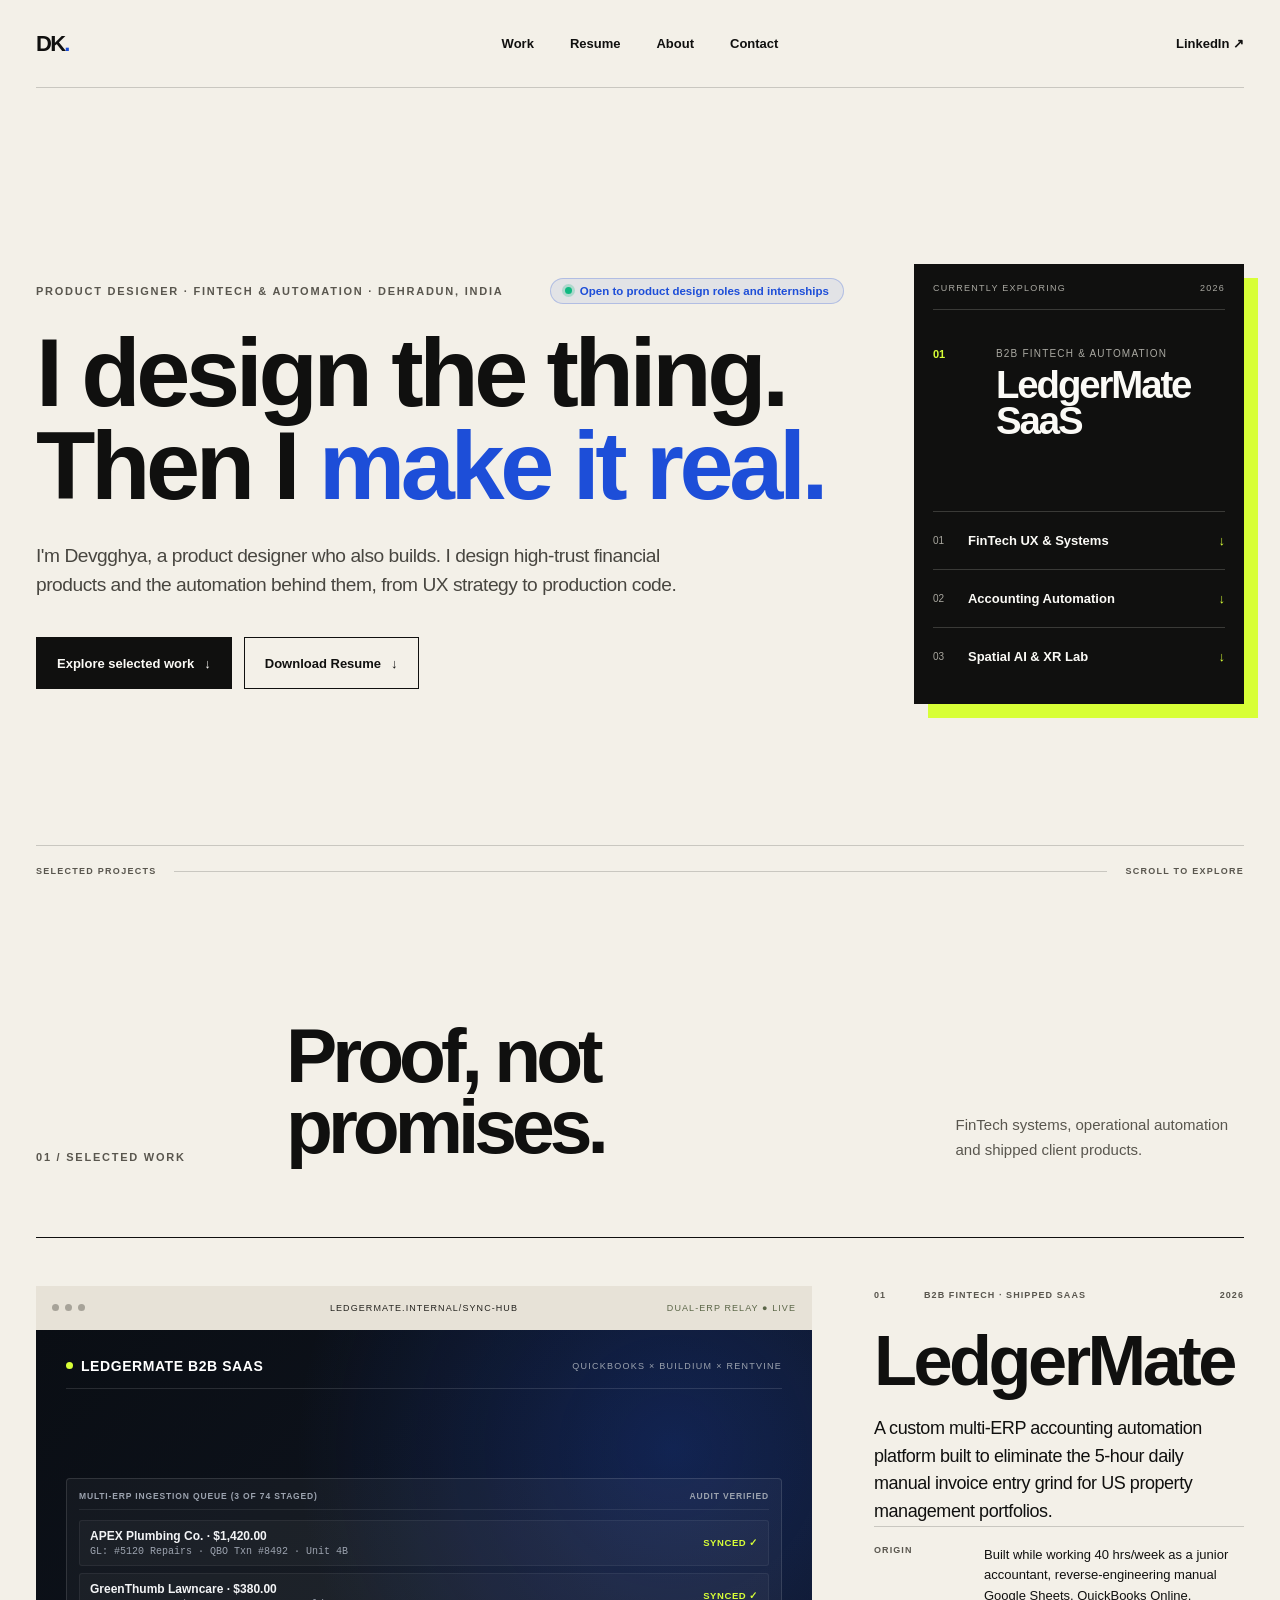
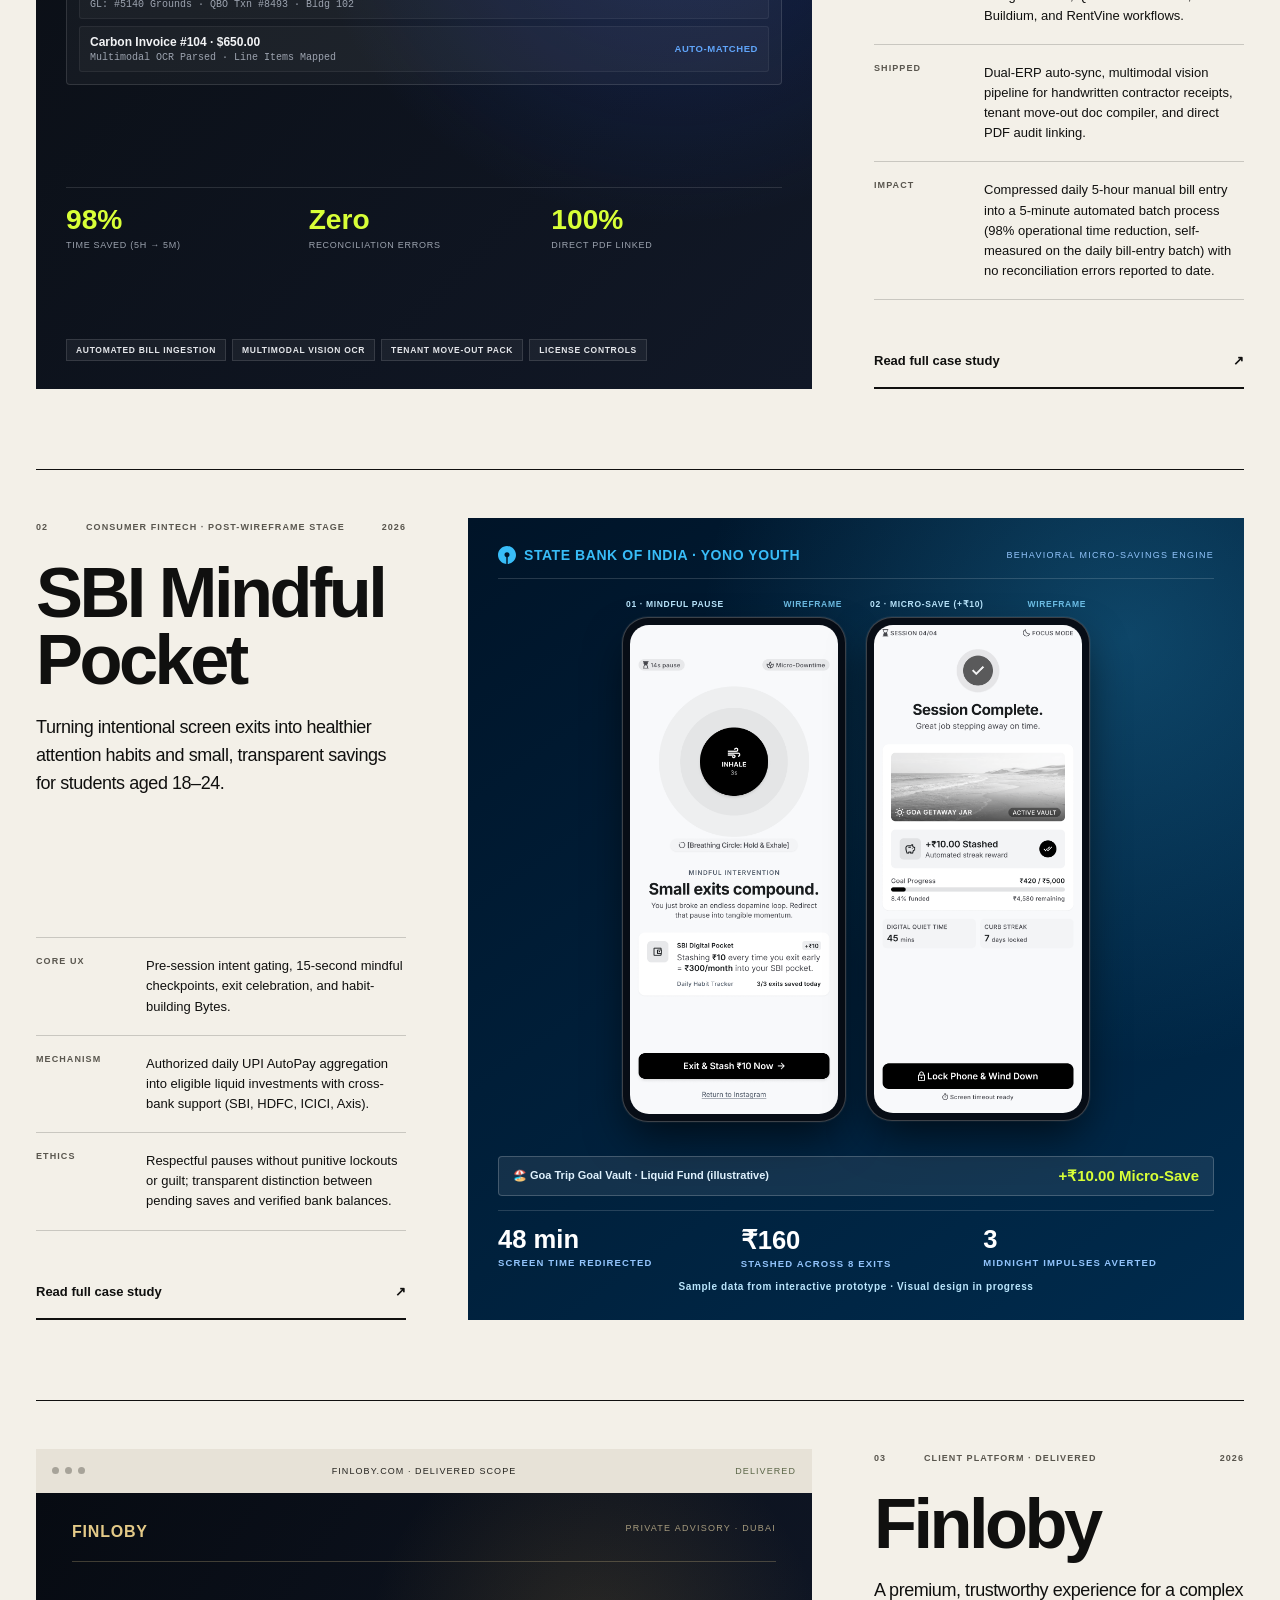
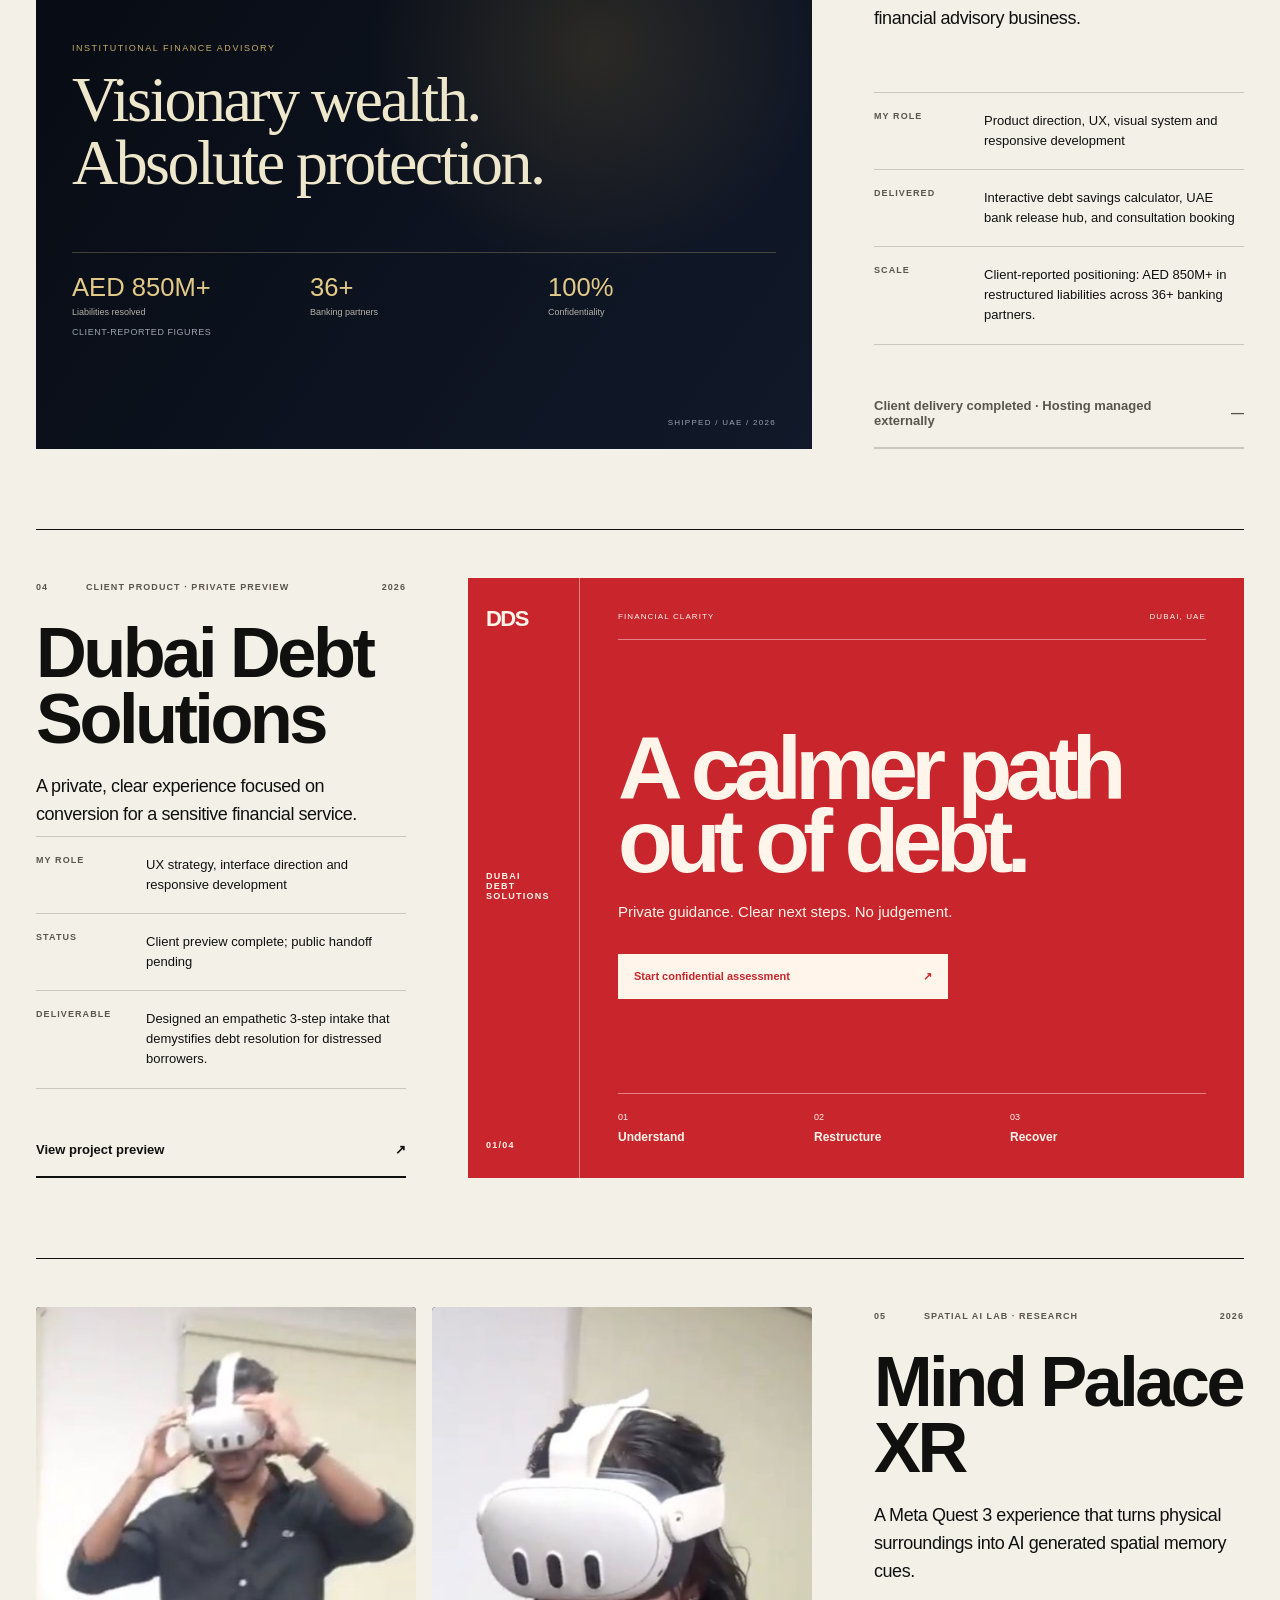
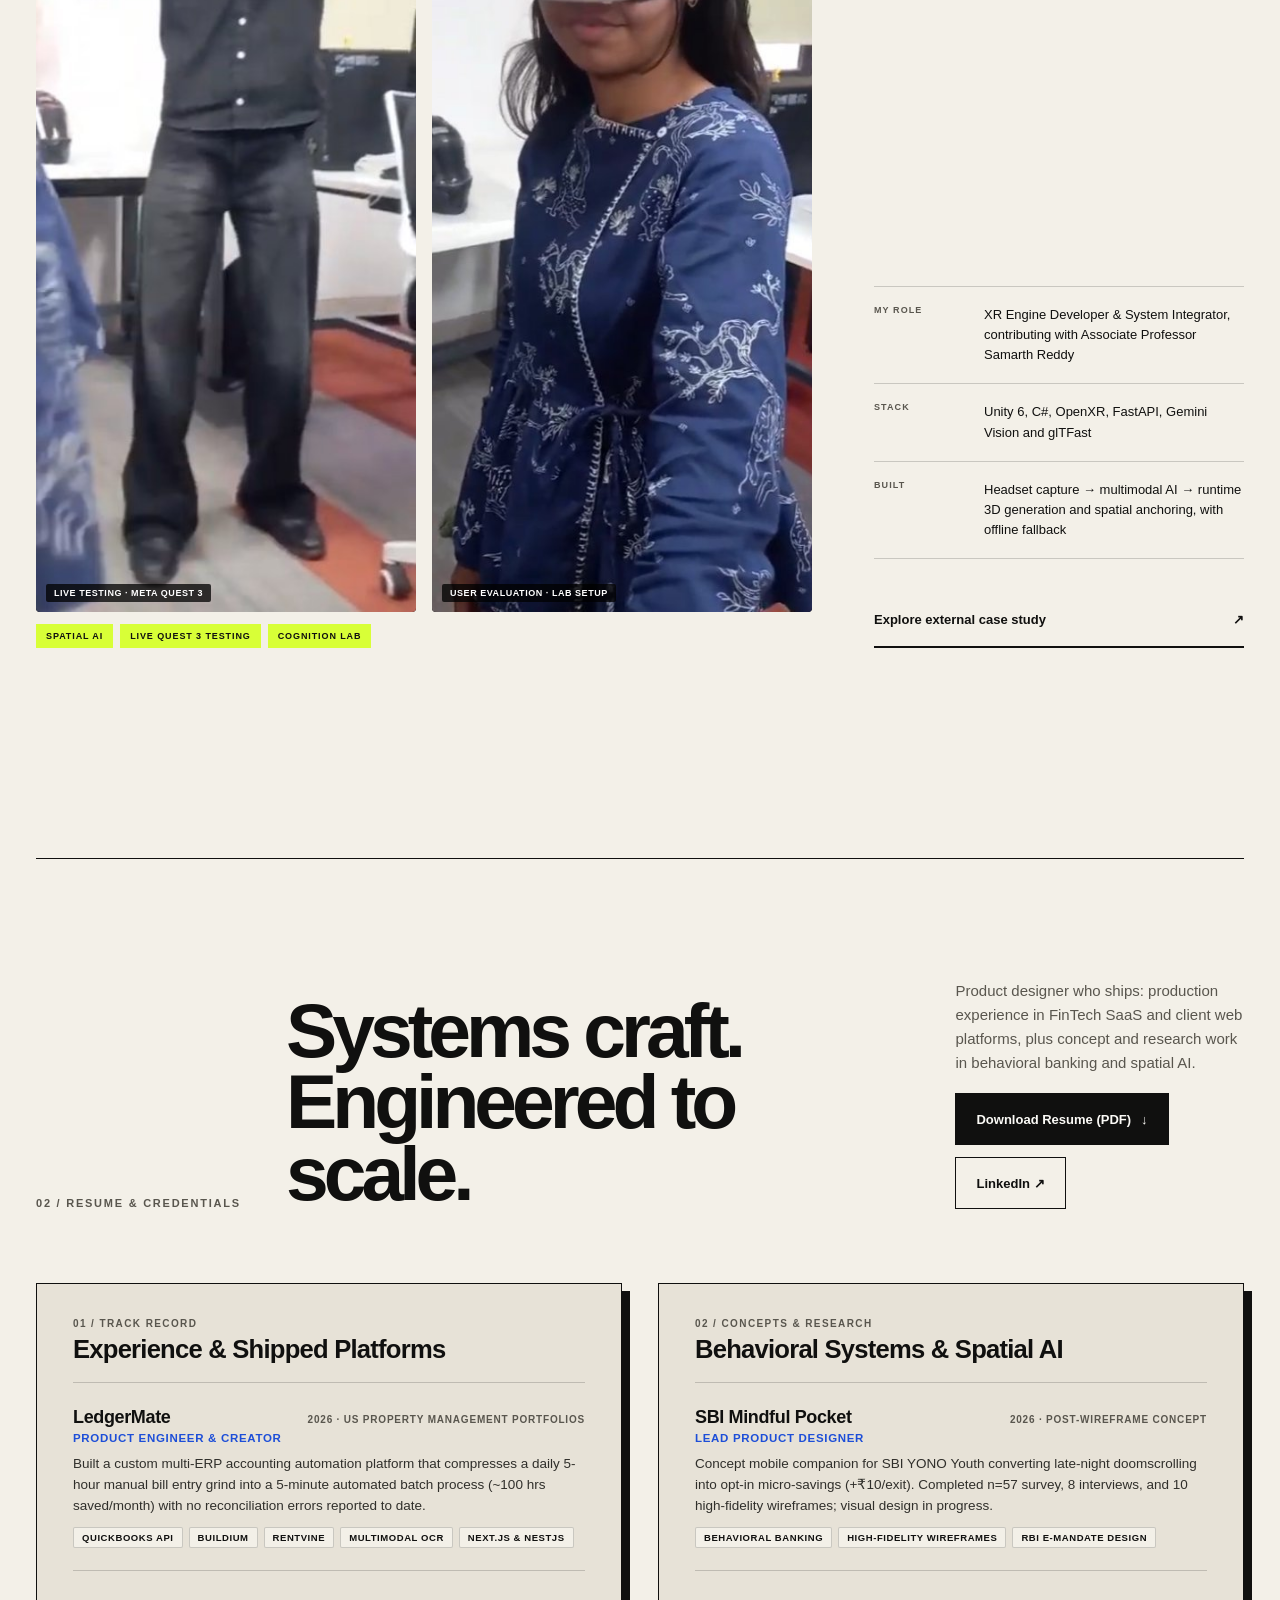
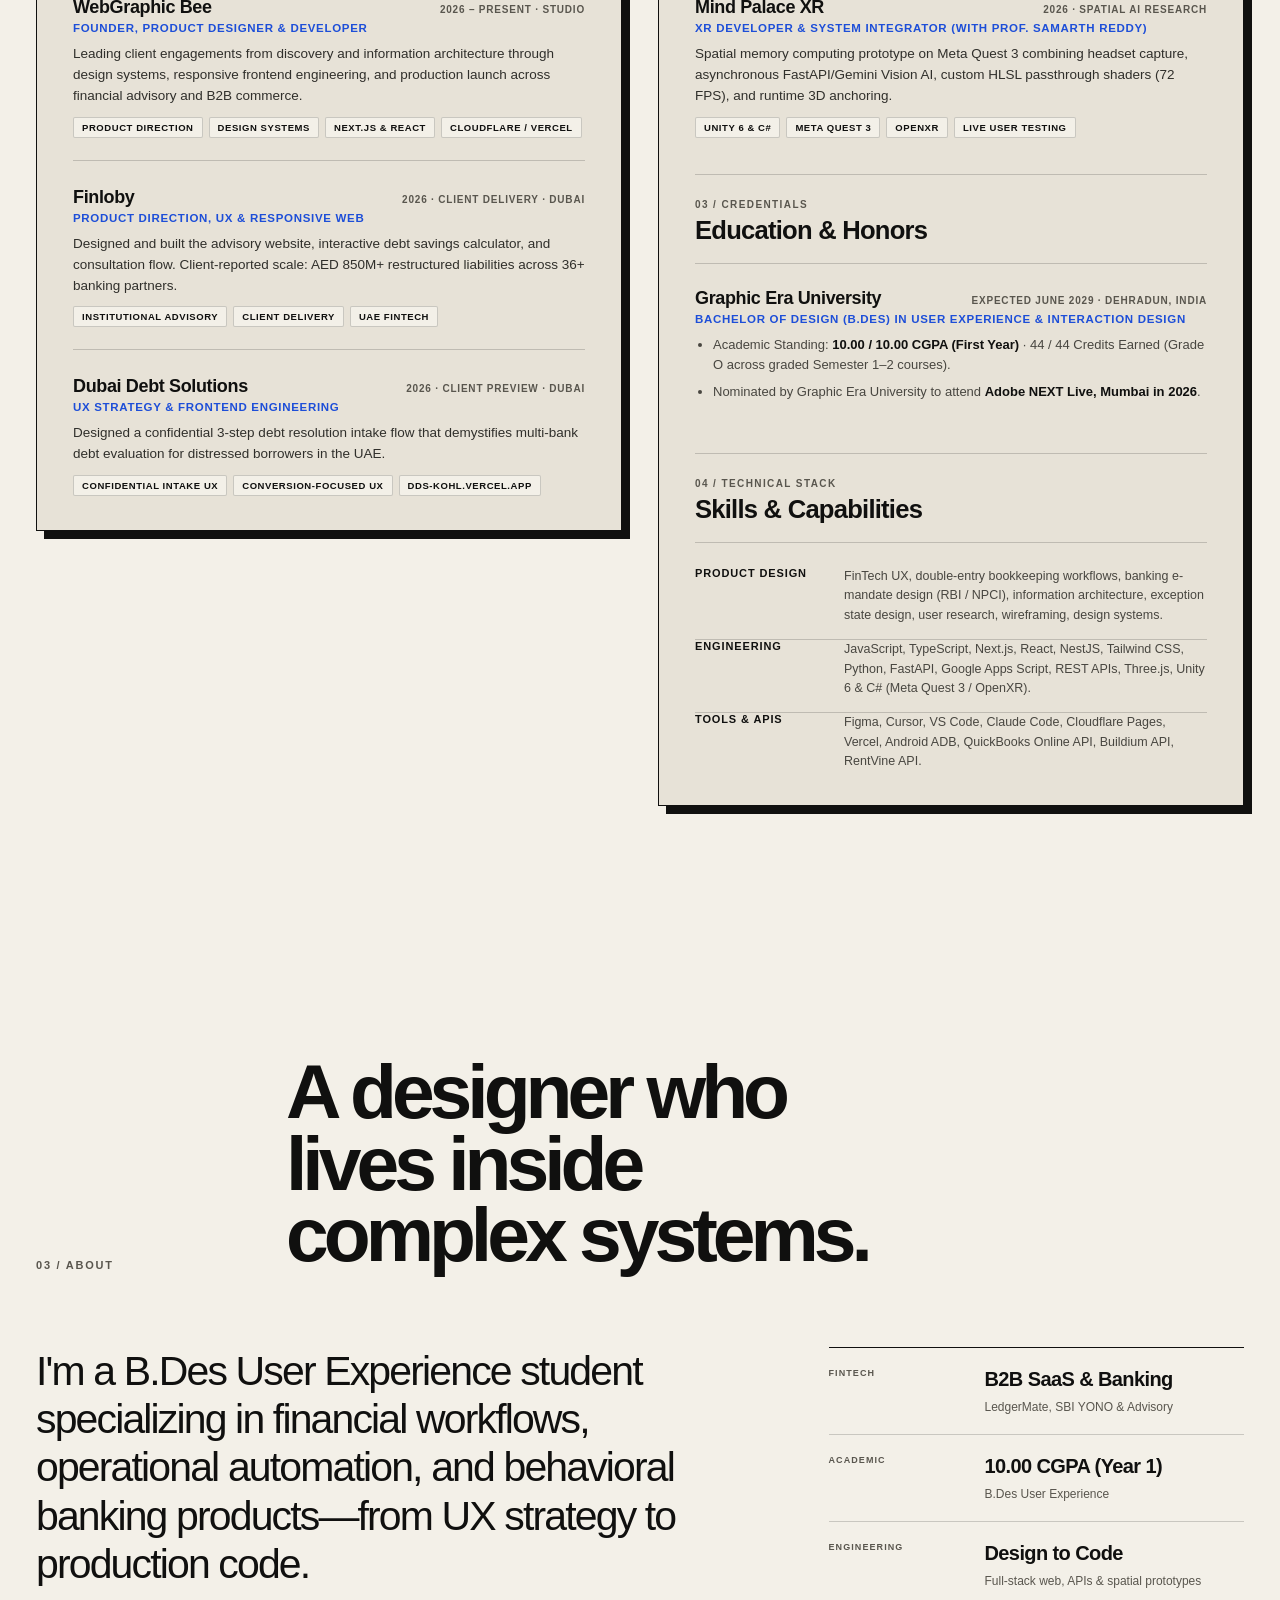
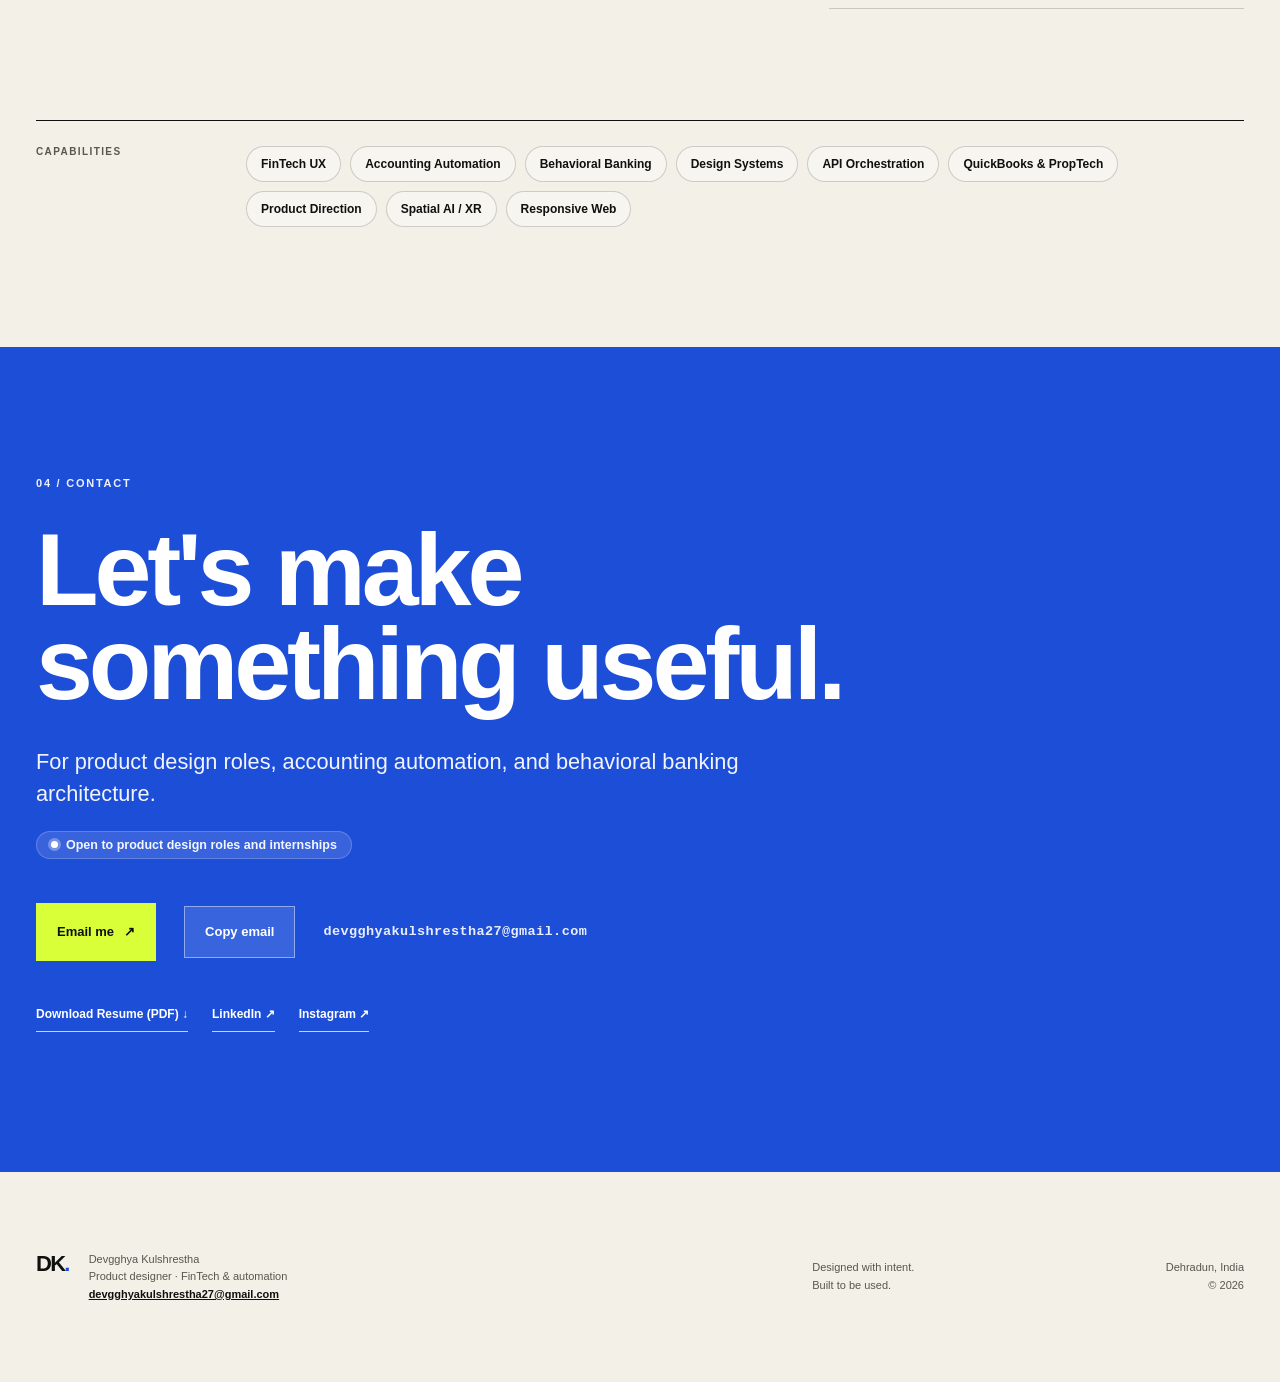
<file: index.html>
<!doctype html>
<html lang="en">
<head>
  <meta charset="utf-8">
  <meta name="viewport" content="width=device-width,initial-scale=1">
  <title>Devgghya Kulshrestha | Product Designer for FinTech &amp; Automation</title>
  <meta name="description" content="Portfolio of Devgghya Kulshrestha, a product designer who builds: FinTech UX, accounting automation (LedgerMate) and behavioral banking concepts.">
  <meta name="keywords" content="Devgghya Kulshrestha, Product Designer, FinTech UX, Accounting Automation, QuickBooks, RentVine, Behavioral Banking, SBI YONO, India">
  <link rel="canonical" href="https://devgghya.github.io/">
  <link rel="icon" href="assets/favicon.svg">
  <meta property="og:type" content="website">
  <meta property="og:site_name" content="Devgghya Kulshrestha Portfolio">
  <meta property="og:url" content="https://devgghya.github.io/">
  <meta property="og:title" content="Devgghya Kulshrestha | Product Designer for FinTech &amp; Automation">
  <meta property="og:description" content="Portfolio of Devgghya Kulshrestha, a product designer who builds: FinTech UX, accounting automation (LedgerMate) and behavioral banking concepts.">
  <meta property="og:image" content="https://devgghya.github.io/assets/og_image.png">
  <meta name="twitter:card" content="summary_large_image">
  <meta name="twitter:title" content="Devgghya Kulshrestha | Product Designer for FinTech &amp; Automation">
  <meta name="twitter:description" content="Portfolio of Devgghya Kulshrestha, a product designer who builds: FinTech UX, accounting automation (LedgerMate) and behavioral banking concepts.">
  <meta name="twitter:image" content="https://devgghya.github.io/assets/og_image.png">
  <link rel="stylesheet" href="styles.css">
    <script type="application/ld+json">
  {
    "@context": "https://schema.org",
    "@type": "Person",
    "name": "Devgghya Kulshrestha",
    "jobTitle": "Product Designer",
    "url": "https://devgghya.github.io",
    "sameAs": [
      "https://www.linkedin.com/in/devgghya-kulshrestha-88909b314",
      "https://www.instagram.com/devgghya"
    ],
    "address": { "@type": "PostalAddress", "addressLocality": "Dehradun", "addressCountry": "IN" }
  }
  </script>
</head>
<body>
  <a class="skip-link" href="#work">Skip to selected work</a>

  <header class="site-header shell">
    <a class="monogram" href="#top" aria-label="Devgghya Kulshrestha, home">DK<span>.</span></a>
    <nav aria-label="Primary navigation"><a href="#work">Work</a><a href="#resume">Resume</a><a href="#about">About</a><a href="#contact">Contact</a></nav>
    <a class="header-link" href="https://www.linkedin.com/in/devgghya-kulshrestha-88909b314" target="_blank" rel="noreferrer">LinkedIn ↗</a>
  </header>

  <main>
    <section class="hero shell" id="top">
      <div class="hero-grid">
        <div class="hero-copy">
          <div class="hero-top-row">
            <p class="eyebrow">Product Designer · FinTech &amp; automation · Dehradun, India</p>
            <div class="status-pill" aria-label="Status: Open to product design roles and internships">
              <span class="status-dot" aria-hidden="true"></span>
              <span>Open to product design roles and internships</span>
            </div>
          </div>
          <h1>I design the thing.<br>Then I <span>make it real.</span></h1>
          <p class="hero-intro">I'm Devgghya, a product designer who also builds. I design high-trust financial products and the automation behind them, from UX strategy to production code.</p>
          <div class="hero-actions">
            <a class="button button-primary" href="#work">Explore selected work <span aria-hidden="true">↓</span></a>
            <a class="button button-secondary" href="assets/Devgghya_Kulshrestha_Resume.pdf" download="Devgghya_Kulshrestha_Resume.pdf">Download Resume <span aria-hidden="true">↓</span></a>
          </div>
        </div>
        <aside class="hero-panel" aria-label="Current profile snapshot">
          <div class="hero-panel-top"><span>Currently exploring</span><span>2026</span></div>
          <div class="current-project"><span class="current-index">01</span><div><p>B2B FinTech &amp; Automation</p><h2>LedgerMate SaaS</h2></div></div>
          <div class="role-stack"><a href="#project-sbi"><span>01</span><p>FinTech UX &amp; Systems</p><span aria-hidden="true">↓</span></a><a href="#project-ledgermate"><span>02</span><p>Accounting Automation</p><span aria-hidden="true">↓</span></a><a href="#project-mindpalace"><span>03</span><p>Spatial AI &amp; XR Lab</p><span aria-hidden="true">↓</span></a></div>
        </aside>
      </div>
      <div class="hero-foot"><p>Selected projects</p><div></div><p>Scroll to explore</p></div>
    </section>

    <section class="work-section shell" id="work">
      <div class="section-heading"><p class="section-kicker">01 / Selected work</p><h2>Proof, not promises.</h2><p>FinTech systems, operational automation and shipped client products.</p></div>

      <!-- Project 01: LedgerMate -->
      <article class="project ledgermate-project" id="project-ledgermate">
        <div class="project-visual ledgermate-visual" aria-hidden="true">
          <div class="browser-bar">
            <div><i></i><i></i><i></i></div>
            <span>ledgermate.internal/sync-hub</span>
            <span class="browser-secure">Dual-ERP Relay ● Live</span>
          </div>
          <div class="lm-stage">
            <div class="lm-nav">
              <span><span class="lm-nav-dot"></span> LEDGERMATE B2B SAAS</span>
              <span>QuickBooks × Buildium × RentVine</span>
            </div>
            <div class="lm-queue-card">
              <div class="lm-queue-head">
                <span>Multi-ERP Ingestion Queue (3 of 74 Staged)</span>
                <span>Audit Verified</span>
              </div>
              <div class="lm-queue-rows">
                <div class="lm-queue-row">
                  <div class="lm-queue-info">
                    <span class="lm-queue-vendor">APEX Plumbing Co. · $1,420.00</span>
                    <span class="lm-queue-detail">GL: #5120 Repairs · QBO Txn #8492 · Unit 4B</span>
                  </div>
                  <span class="lm-queue-status">Synced ✓</span>
                </div>
                <div class="lm-queue-row">
                  <div class="lm-queue-info">
                    <span class="lm-queue-vendor">GreenThumb Lawncare · $380.00</span>
                    <span class="lm-queue-detail">GL: #5140 Grounds · QBO Txn #8493 · Bldg 102</span>
                  </div>
                  <span class="lm-queue-status">Synced ✓</span>
                </div>
                <div class="lm-queue-row">
                  <div class="lm-queue-info">
                    <span class="lm-queue-vendor">Carbon Invoice #104 · $650.00</span>
                    <span class="lm-queue-detail">Multimodal OCR Parsed · Line Items Mapped</span>
                  </div>
                  <span class="lm-queue-status" style="color:#60a5fa;">Auto-Matched</span>
                </div>
              </div>
            </div>
            <div class="lm-metrics">
              <div><strong>98%</strong><span>Time saved (5h → 5m)</span></div>
              <div><strong>Zero</strong><span>Reconciliation errors</span></div>
              <div><strong>100%</strong><span>Direct PDF linked</span></div>
            </div>
            <div class="lm-pills">
              <span>Automated Bill Ingestion</span>
              <span>Multimodal Vision OCR</span>
              <span>Tenant Move-Out Pack</span>
              <span>License controls</span>
            </div>
          </div>
        </div>
        <div class="project-info">
          <div class="project-meta"><span>01</span><span>B2B FinTech · Shipped SaaS</span><span>2026</span></div>
          <h3>LedgerMate</h3>
          <p class="project-lede">A custom multi-ERP accounting automation platform built to eliminate the 5-hour daily manual invoice entry grind for US property management portfolios.</p>
          <div class="project-details">
            <div><span>Origin</span><p>Built while working 40 hrs/week as a junior accountant, reverse-engineering manual Google Sheets, QuickBooks Online, Buildium, and RentVine workflows.</p></div>
            <div><span>Shipped</span><p>Dual-ERP auto-sync, multimodal vision pipeline for handwritten contractor receipts, tenant move-out doc compiler, and direct PDF audit linking.</p></div>
            <div><span>Impact</span><p>Compressed daily 5-hour manual bill entry into a 5-minute automated batch process (98% operational time reduction, self-measured on the daily bill-entry batch) with no reconciliation errors reported to date.</p></div>
          </div>
          <a class="project-link" href="work/ledgermate/">Read full case study <span>↗</span></a>
        </div>
      </article>

      <!-- Project 02: SBI Mindful Pocket -->
      <article class="project project-reverse sbi-project" id="project-sbi">
        <div class="project-visual sbi-visual" aria-label="SBI Mindful Pocket project visual">
          <div class="sbi-stage">
            <div class="sbi-topbar">
              <div class="sbi-brand">
                <svg viewBox="0 0 100 100" width="18" height="18" aria-hidden="true">
                  <path fill="#38bdf8" fill-rule="evenodd" clip-rule="evenodd" d="M50 0C22.386 0 0 22.386 0 50s22.386 50 50 50 50-22.386 50-50S77.614 0 50 0zm0 35a14 14 0 0 1 14 14c0 6.3-4.16 11.64-9.9 13.4V100h-8.2V62.4c-5.74-1.76-9.9-7.1-9.9-13.4a14 14 0 0 1 14-14z"/>
                </svg>
                <span>State Bank of India · YONO Youth</span>
              </div>
              <span>Behavioral Micro-Savings Engine</span>
            </div>
            
            <div class="sbi-screens-duo">
              <div class="sbi-phone-col">
                <div class="sbi-phone-label"><span>01 · Mindful Pause</span><span>Wireframe</span></div>
                <div class="sbi-device-frame">
                  <img src="assets/sbi_wireframes/sbi_wf_breathing_pause.png" alt="SBI 15-Second Mindful Breathing Pause High-Fidelity Wireframe" class="sbi-device-img" loading="lazy">
                </div>
              </div>
              <div class="sbi-phone-col">
                <div class="sbi-phone-label"><span>02 · Micro-Save (+₹10)</span><span>Wireframe</span></div>
                <div class="sbi-device-frame">
                  <img src="assets/sbi_wireframes/sbi_wf_exit_celebration.png" alt="SBI Exit Celebration & Micro-Save Stash High-Fidelity Wireframe" class="sbi-device-img" loading="lazy">
                </div>
              </div>
            </div>

            <div class="sbi-pocket-badge">
              <span>🏖️ Goa Trip Goal Vault · Liquid Fund (illustrative)</span>
              <strong>+₹10.00 Micro-Save</strong>
            </div>

            <div class="sbi-stats">
              <div><strong>48 min</strong><span>Screen time redirected</span></div>
              <div><strong>₹160</strong><span>Stashed across 8 exits</span></div>
              <div><strong>3</strong><span>Midnight impulses averted</span></div>
            </div>
            <p style="margin:12px 0 0;font-size:10px;color:#bae6fd;text-align:center;letter-spacing:.06em;font-weight:600;">Sample data from interactive prototype · Visual design in progress</p>
          </div>
        </div>
        <div class="project-info">
          <div class="project-meta"><span>02</span><span>Consumer FinTech · Post-Wireframe Stage</span><span>2026</span></div>
          <h3>SBI Mindful Pocket</h3>
          <p class="project-lede">Turning intentional screen exits into healthier attention habits and small, transparent savings for students aged 18–24.</p>
          <div class="project-details">
            <div><span>Core UX</span><p>Pre-session intent gating, 15-second mindful checkpoints, exit celebration, and habit-building Bytes.</p></div>
            <div><span>Mechanism</span><p>Authorized daily UPI AutoPay aggregation into eligible liquid investments with cross-bank support (SBI, HDFC, ICICI, Axis).</p></div>
            <div><span>Ethics</span><p>Respectful pauses without punitive lockouts or guilt; transparent distinction between pending saves and verified bank balances.</p></div>
          </div>
          <a class="project-link" href="work/sbi-mindful-pocket/">Read full case study <span>↗</span></a>
        </div>
      </article>

      <!-- Project 03: Finloby -->
      <article class="project finloby-project" id="project-finloby">
        <div class="project-visual finloby-visual" aria-hidden="true">
          <div class="browser-bar"><div><i></i><i></i><i></i></div><span>finloby.com · delivered scope</span><span class="browser-secure">Delivered</span></div>
          <div class="finloby-stage"><div class="finloby-nav"><span>FINLOBY</span><span>Private advisory · Dubai</span></div><div class="finloby-content"><p>Institutional finance advisory</p><h3>Visionary wealth.<br>Absolute protection.</h3><div class="finloby-metrics"><div><strong>AED 850M+</strong><span>Liabilities resolved</span></div><div><strong>36+</strong><span>Banking partners</span></div><div><strong>100%</strong><span>Confidentiality</span></div></div><p style="margin:10px 0 0;font-size:9px;color:#9ca3af;letter-spacing:.06em;">Client-reported figures</p></div><div class="finloby-code">SHIPPED / UAE / 2026</div></div>
        </div>
        <div class="project-info"><div class="project-meta"><span>03</span><span>Client platform · Delivered</span><span>2026</span></div><h3>Finloby</h3><p class="project-lede">A premium, trustworthy experience for a complex financial advisory business.</p><div class="project-details"><div><span>My role</span><p>Product direction, UX, visual system and responsive development</p></div><div><span>Delivered</span><p>Interactive debt savings calculator, UAE bank release hub, and consultation booking</p></div><div><span>Scale</span><p>Client-reported positioning: AED 850M+ in restructured liabilities across 36+ banking partners.</p></div></div><div class="project-status-row"><span>Client delivery completed · Hosting managed externally</span><span aria-hidden="true">—</span></div></div>
      </article>

      <!-- Project 04: Dubai Debt Solutions -->
      <article class="project project-reverse dds-project" id="project-dds">
        <div class="project-visual dds-visual" aria-hidden="true"><div class="dds-sidebar"><span class="dds-mark">DDS</span><span>Dubai<br>Debt<br>Solutions</span><span>01/04</span></div><div class="dds-main"><div class="dds-topline"><span>Financial clarity</span><span>Dubai, UAE</span></div><h3>A calmer path<br>out of debt.</h3><p>Private guidance. Clear next steps. No judgement.</p><div class="dds-action">Start confidential assessment <span>↗</span></div><div class="dds-grid"><div>01 <span>Understand</span></div><div>02 <span>Restructure</span></div><div>03 <span>Recover</span></div></div></div></div>
        <div class="project-info"><div class="project-meta"><span>04</span><span>Client product · Private preview</span><span>2026</span></div><h3>Dubai Debt Solutions</h3><p class="project-lede">A private, clear experience focused on conversion for a sensitive financial service.</p><div class="project-details"><div><span>My role</span><p>UX strategy, interface direction and responsive development</p></div><div><span>Status</span><p>Client preview complete; public handoff pending</p></div><div><span>Deliverable</span><p>Designed an empathetic 3-step intake that demystifies debt resolution for distressed borrowers.</p></div></div><a class="project-link" href="https://dds-kohl.vercel.app" target="_blank" rel="noopener noreferrer">View project preview <span>↗</span></a></div>
      </article>

      <!-- Project 05: Mind Palace XR -->
      <article class="project mindpalace-project" id="project-mindpalace">
        <div class="project-visual mindpalace-visual">
          <div class="mindpalace-duo">
            <figure>
              <img src="assets/mindpalace_testing_quest3_dev.jpg" alt="Devgghya testing Mind Palace XR on Meta Quest 3 hardware" loading="lazy" tabindex="0" role="button" aria-label="Zoom: Devgghya testing Mind Palace XR on Meta Quest 3">
              <figcaption>Live Testing · Meta Quest 3</figcaption>
            </figure>
            <figure>
              <img src="assets/mindpalace_testing_quest3_user.jpg" alt="Participant user testing Mind Palace XR spatial anchor interactions" loading="lazy" tabindex="0" role="button" aria-label="Zoom: Participant user testing Mind Palace XR">
              <figcaption>User Evaluation · Lab Setup</figcaption>
            </figure>
          </div>
          <div class="image-caption"><span>Spatial AI</span><span>Live Quest 3 Testing</span><span>Cognition Lab</span></div>
        </div>
        <div class="project-info">
          <div class="project-meta"><span>05</span><span>Spatial AI Lab · Research</span><span>2026</span></div>
          <h3>Mind Palace XR</h3>
          <p class="project-lede">A Meta Quest 3 experience that turns physical surroundings into AI generated spatial memory cues.</p>
          <div class="project-details"><div><span>My role</span><p>XR Engine Developer &amp; System Integrator, contributing with Associate Professor Samarth Reddy</p></div><div><span>Stack</span><p>Unity 6, C#, OpenXR, FastAPI, Gemini Vision and glTFast</p></div><div><span>Built</span><p>Headset capture → multimodal AI → runtime 3D generation and spatial anchoring, with offline fallback</p></div></div>
          <a class="project-link" href="https://portfolio-5208db.webflow.io/cognitive-memory-augmentation/mind-palace-xr" target="_blank" rel="noopener noreferrer">Explore external case study <span>↗</span></a>
        </div>
      </article>
    </section>
 
    <!-- Section 02: Resume & Credentials -->
    <section class="resume-section shell" id="resume">
      <div class="section-heading">
        <p class="section-kicker">02 / Resume &amp; Credentials</p>
        <h2>Systems craft.<br>Engineered to scale.</h2>
        <div class="resume-heading-action">
          <p>Product designer who ships: production experience in FinTech SaaS and client web platforms, plus concept and research work in behavioral banking and spatial AI.</p>
          <div class="resume-button-group">
            <a class="button button-primary" href="assets/Devgghya_Kulshrestha_Resume.pdf" download="Devgghya_Kulshrestha_Resume.pdf">Download Resume (PDF) <span aria-hidden="true">↓</span></a>
            <a class="button button-secondary" href="https://www.linkedin.com/in/devgghya-kulshrestha-88909b314" target="_blank" rel="noreferrer">LinkedIn ↗</a>
          </div>
        </div>
      </div>

      <div class="resume-grid">
        <!-- Col 1: Production Experience & Client Platforms -->
        <div class="resume-card">
          <div class="resume-card-header">
            <span>01 / Track Record</span>
            <h3>Experience &amp; Shipped Platforms</h3>
          </div>
          <div class="resume-entries">
            <article class="resume-entry">
              <div class="resume-entry-top">
                <h4>LedgerMate</h4>
                <span class="resume-date">2026 · US Property Management Portfolios</span>
              </div>
              <p class="resume-role">Product Engineer &amp; Creator</p>
              <p class="resume-desc">Built a custom multi-ERP accounting automation platform that compresses a daily 5-hour manual bill entry grind into a 5-minute automated batch process (~100 hrs saved/month) with no reconciliation errors reported to date.</p>
              <div class="resume-tags">
                <span>QuickBooks API</span><span>Buildium</span><span>RentVine</span><span>Multimodal OCR</span><span>Next.js &amp; NestJS</span>
              </div>
            </article>

            <article class="resume-entry">
              <div class="resume-entry-top">
                <h4>WebGraphic Bee</h4>
                <span class="resume-date">2026 – Present · Studio</span>
              </div>
              <p class="resume-role">Founder, Product Designer &amp; Developer</p>
              <p class="resume-desc">Leading client engagements from discovery and information architecture through design systems, responsive frontend engineering, and production launch across financial advisory and B2B commerce.</p>
              <div class="resume-tags">
                <span>Product Direction</span><span>Design Systems</span><span>Next.js &amp; React</span><span>Cloudflare / Vercel</span>
              </div>
            </article>

            <article class="resume-entry">
              <div class="resume-entry-top">
                <h4>Finloby</h4>
                <span class="resume-date">2026 · Client Delivery · Dubai</span>
              </div>
              <p class="resume-role">Product Direction, UX &amp; Responsive Web</p>
              <p class="resume-desc">Designed and built the advisory website, interactive debt savings calculator, and consultation flow. Client-reported scale: AED 850M+ restructured liabilities across 36+ banking partners.</p>
              <div class="resume-tags">
                <span>Institutional Advisory</span><span>Client Delivery</span><span>UAE FinTech</span>
              </div>
            </article>

            <article class="resume-entry">
              <div class="resume-entry-top">
                <h4>Dubai Debt Solutions</h4>
                <span class="resume-date">2026 · Client Preview · Dubai</span>
              </div>
              <p class="resume-role">UX Strategy &amp; Frontend Engineering</p>
              <p class="resume-desc">Designed a confidential 3-step debt resolution intake flow that demystifies multi-bank debt evaluation for distressed borrowers in the UAE.</p>
              <div class="resume-tags">
                <span>Confidential Intake UX</span><span>Conversion-focused UX</span><span>dds-kohl.vercel.app</span>
              </div>
            </article>
          </div>
        </div>

        <!-- Col 2: Research & Concepts, Education, Skills -->
        <div class="resume-card">
          <div class="resume-card-header">
            <span>02 / Concepts &amp; Research</span>
            <h3>Behavioral Systems &amp; Spatial AI</h3>
          </div>
          <div class="resume-entries">
            <article class="resume-entry">
              <div class="resume-entry-top">
                <h4>SBI Mindful Pocket</h4>
                <span class="resume-date">2026 · Post-Wireframe Concept</span>
              </div>
              <p class="resume-role">Lead Product Designer</p>
              <p class="resume-desc">Concept mobile companion for SBI YONO Youth converting late-night doomscrolling into opt-in micro-savings (+₹10/exit). Completed n=57 survey, 8 interviews, and 10 high-fidelity wireframes; visual design in progress.</p>
              <div class="resume-tags">
                <span>Behavioral Banking</span><span>High-Fidelity Wireframes</span><span>RBI e-mandate design</span>
              </div>
            </article>

            <article class="resume-entry">
              <div class="resume-entry-top">
                <h4>Mind Palace XR</h4>
                <span class="resume-date">2026 · Spatial AI Research</span>
              </div>
              <p class="resume-role">XR Developer &amp; System Integrator (with Prof. Samarth Reddy)</p>
              <p class="resume-desc">Spatial memory computing prototype on Meta Quest 3 combining headset capture, asynchronous FastAPI/Gemini Vision AI, custom HLSL passthrough shaders (72 FPS), and runtime 3D anchoring.</p>
              <div class="resume-tags">
                <span>Unity 6 &amp; C#</span><span>Meta Quest 3</span><span>OpenXR</span><span>Live User Testing</span>
              </div>
            </article>
          </div>

          <!-- Credentials -->
          <div class="resume-card-header resume-card-subhead">
            <span>03 / Credentials</span>
            <h3>Education &amp; Honors</h3>
          </div>
          <div class="resume-entries">
            <article class="resume-entry">
              <div class="resume-entry-top">
                <h4>Graphic Era University</h4>
                <span class="resume-date">Expected June 2029 · Dehradun, India</span>
              </div>
              <p class="resume-role">Bachelor of Design (B.Des) in User Experience &amp; Interaction Design</p>
              <ul class="resume-bullets">
                <li>Academic Standing: <strong>10.00 / 10.00 CGPA (First Year)</strong> · 44 / 44 Credits Earned (Grade O across graded Semester 1–2 courses).</li>
                <li>Nominated by Graphic Era University to attend <strong>Adobe NEXT Live, Mumbai in 2026</strong>.</li>
              </ul>
            </article>
          </div>

          <!-- Skills breakdown -->
          <div class="resume-card-header resume-card-subhead">
            <span>04 / Technical Stack</span>
            <h3>Skills &amp; Capabilities</h3>
          </div>
          <div class="resume-skills-list">
            <div class="resume-skill-row">
              <span class="resume-skill-label">Product Design</span>
              <p>FinTech UX, double-entry bookkeeping workflows, banking e-mandate design (RBI / NPCI), information architecture, exception state design, user research, wireframing, design systems.</p>
            </div>
            <div class="resume-skill-row">
              <span class="resume-skill-label">Engineering</span>
              <p>JavaScript, TypeScript, Next.js, React, NestJS, Tailwind CSS, Python, FastAPI, Google Apps Script, REST APIs, Three.js, Unity 6 &amp; C# (Meta Quest 3 / OpenXR).</p>
            </div>
            <div class="resume-skill-row">
              <span class="resume-skill-label">Tools &amp; APIs</span>
              <p>Figma, Cursor, VS Code, Claude Code, Cloudflare Pages, Vercel, Android ADB, QuickBooks Online API, Buildium API, RentVine API.</p>
            </div>
          </div>
        </div>
      </div>
    </section>

    <section class="about-section shell" id="about">
      <div class="section-heading compact"><p class="section-kicker">03 / About</p><h2>A designer who lives inside complex systems.</h2></div>
      <div class="about-grid"><div class="about-copy"><p>I'm a B.Des User Experience student specializing in financial workflows, operational automation, and behavioral banking products—from UX strategy to production code.</p></div><div class="signal-list"><div><span>FinTech</span><strong>B2B SaaS &amp; Banking</strong><p>LedgerMate, SBI YONO &amp; Advisory</p></div><div><span>Academic</span><strong>10.00 CGPA (Year 1)</strong><p>B.Des User Experience</p></div><div><span>Engineering</span><strong>Design to Code</strong><p>Full-stack web, APIs &amp; spatial prototypes</p></div></div></div>
      <div class="capabilities"><p>Capabilities</p><div><span>FinTech UX</span><span>Accounting Automation</span><span>Behavioral Banking</span><span>Design Systems</span><span>API Orchestration</span><span>QuickBooks &amp; PropTech</span><span>Product Direction</span><span>Spatial AI / XR</span><span>Responsive Web</span></div></div>
    </section>

    <section class="contact-section" id="contact">
      <div class="shell">
        <p class="section-kicker">04 / Contact</p>
        <h2>Let's make<br>something useful.</h2>
        <p class="contact-copy">For product design roles, accounting automation, and behavioral banking architecture.</p>
        <div>
          <span class="contact-availability">
            <span class="status-dot" aria-hidden="true" style="background:#fff;box-shadow:0 0 0 3px rgba(255,255,255,.3);"></span>
            Open to product design roles and internships
          </span>
        </div>
        <div class="contact-actions">
          <a class="button contact-button" href="mailto:devgghyakulshrestha27@gmail.com?subject=Portfolio%20enquiry">Email me <span>↗</span></a>
          <button type="button" class="button button-copy-email" onclick="copyEmail(this)" aria-label="Copy email address to clipboard">Copy email</button>
          <span style="font-size:13.5px;color:rgba(255,255,255,.9);letter-spacing:.03em;font-family:monospace;font-weight:600;">devgghyakulshrestha27@gmail.com</span>
          <span id="copy-confirmation" class="copy-toast" aria-live="polite"></span>
        </div>
        <div class="contact-secondary-links">
          <a class="text-link" href="assets/Devgghya_Kulshrestha_Resume.pdf" download="Devgghya_Kulshrestha_Resume.pdf">Download Resume (PDF) ↓</a>
          <a class="text-link" href="https://www.linkedin.com/in/devgghya-kulshrestha-88909b314" target="_blank" rel="noopener noreferrer">LinkedIn ↗</a>
          <a class="text-link" href="https://www.instagram.com/devgghya" target="_blank" rel="noopener noreferrer">Instagram ↗</a>
        </div>
      </div>
    </section>
  </main>

  <footer class="site-footer shell"><div><span class="monogram">DK<span>.</span></span><p>Devgghya Kulshrestha<br>Product designer · FinTech &amp; automation<br><a href="mailto:devgghyakulshrestha27@gmail.com" class="footer-email">devgghyakulshrestha27@gmail.com</a></p></div><p>Designed with intent.<br>Built to be used.</p><p>Dehradun, India<br>© 2026</p></footer>

  <!-- Legacy Hash Redirect Script -->
  <script>
    (function() {
      var hash = window.location.hash.toLowerCase();
      if (hash === '#case/ledgermate' || hash === '#ledgermate') {
        window.location.replace('work/ledgermate/');
      } else if (hash === '#case/sbi' || hash === '#sbi-mindful-pocket' || hash === '#sbi') {
        window.location.replace('work/sbi-mindful-pocket/');
      }
    })();
  </script>
  <!-- Full-Resolution Image Lightbox -->
  <div id="cs-lightbox" class="lightbox-modal" onclick="closeLightbox(event)" aria-hidden="true" role="dialog" aria-modal="true" aria-label="Full-resolution image preview">
    <button type="button" class="lightbox-close" onclick="closeLightbox(event)" aria-label="Close image zoom">✕ Close</button>
    <img id="lightbox-img" alt="Zoomed Case Study Image">
    <p id="lightbox-caption" class="lightbox-caption"></p>
  </div>

  <script>
    let lastFocusedBeforeLightbox = null;
    function copyEmail(btn) {
      navigator.clipboard.writeText('devgghyakulshrestha27@gmail.com').then(() => {
        const toast = document.getElementById('copy-confirmation');
        if (toast) toast.textContent = 'Email copied to clipboard!';
        const originalText = btn.textContent;
        btn.textContent = 'Copied ✓';
        setTimeout(() => {
          btn.textContent = originalText;
          if (toast) toast.textContent = '';
        }, 2500);
      });
    }
    function openLightbox(src, caption) {
      const lb = document.getElementById('cs-lightbox');
      const img = document.getElementById('lightbox-img');
      const cap = document.getElementById('lightbox-caption');
      if (!lb || !img) return;
      lastFocusedBeforeLightbox = document.activeElement;
      img.src = src;
      cap.textContent = caption || '';
      lb.classList.add('is-active');
      lb.setAttribute('aria-hidden', 'false');
      document.body.classList.add('modal-open');
      lb.querySelector('.lightbox-close')?.focus();
    }
    function closeLightbox(e) {
      if (e && e.target && e.target.id === 'lightbox-img') return;
      const lb = document.getElementById('cs-lightbox');
      const img = document.getElementById('lightbox-img');
      if (!lb || !lb.classList.contains('is-active')) return;
      lb.classList.remove('is-active');
      lb.setAttribute('aria-hidden', 'true');
      document.body.classList.remove('modal-open');
      if (img) img.removeAttribute('src');
      if (lastFocusedBeforeLightbox && typeof lastFocusedBeforeLightbox.focus === 'function') {
        lastFocusedBeforeLightbox.focus();
      }
    }
    document.addEventListener('keydown', function(e) {
      if (e.key === 'Escape') closeLightbox();
    });
    document.querySelectorAll('.mindpalace-duo img, .zoomable-img').forEach(img => {
      const trigger = () => {
        const caption = img.closest('figure')?.querySelector('figcaption')?.textContent || img.alt;
        openLightbox(img.src, caption);
      };
      img.addEventListener('click', trigger);
      img.addEventListener('keydown', (e) => {
        if (e.key === 'Enter' || e.key === ' ') {
          e.preventDefault();
          trigger();
        }
      });
    });
  </script>
</body>
</html>
</file>
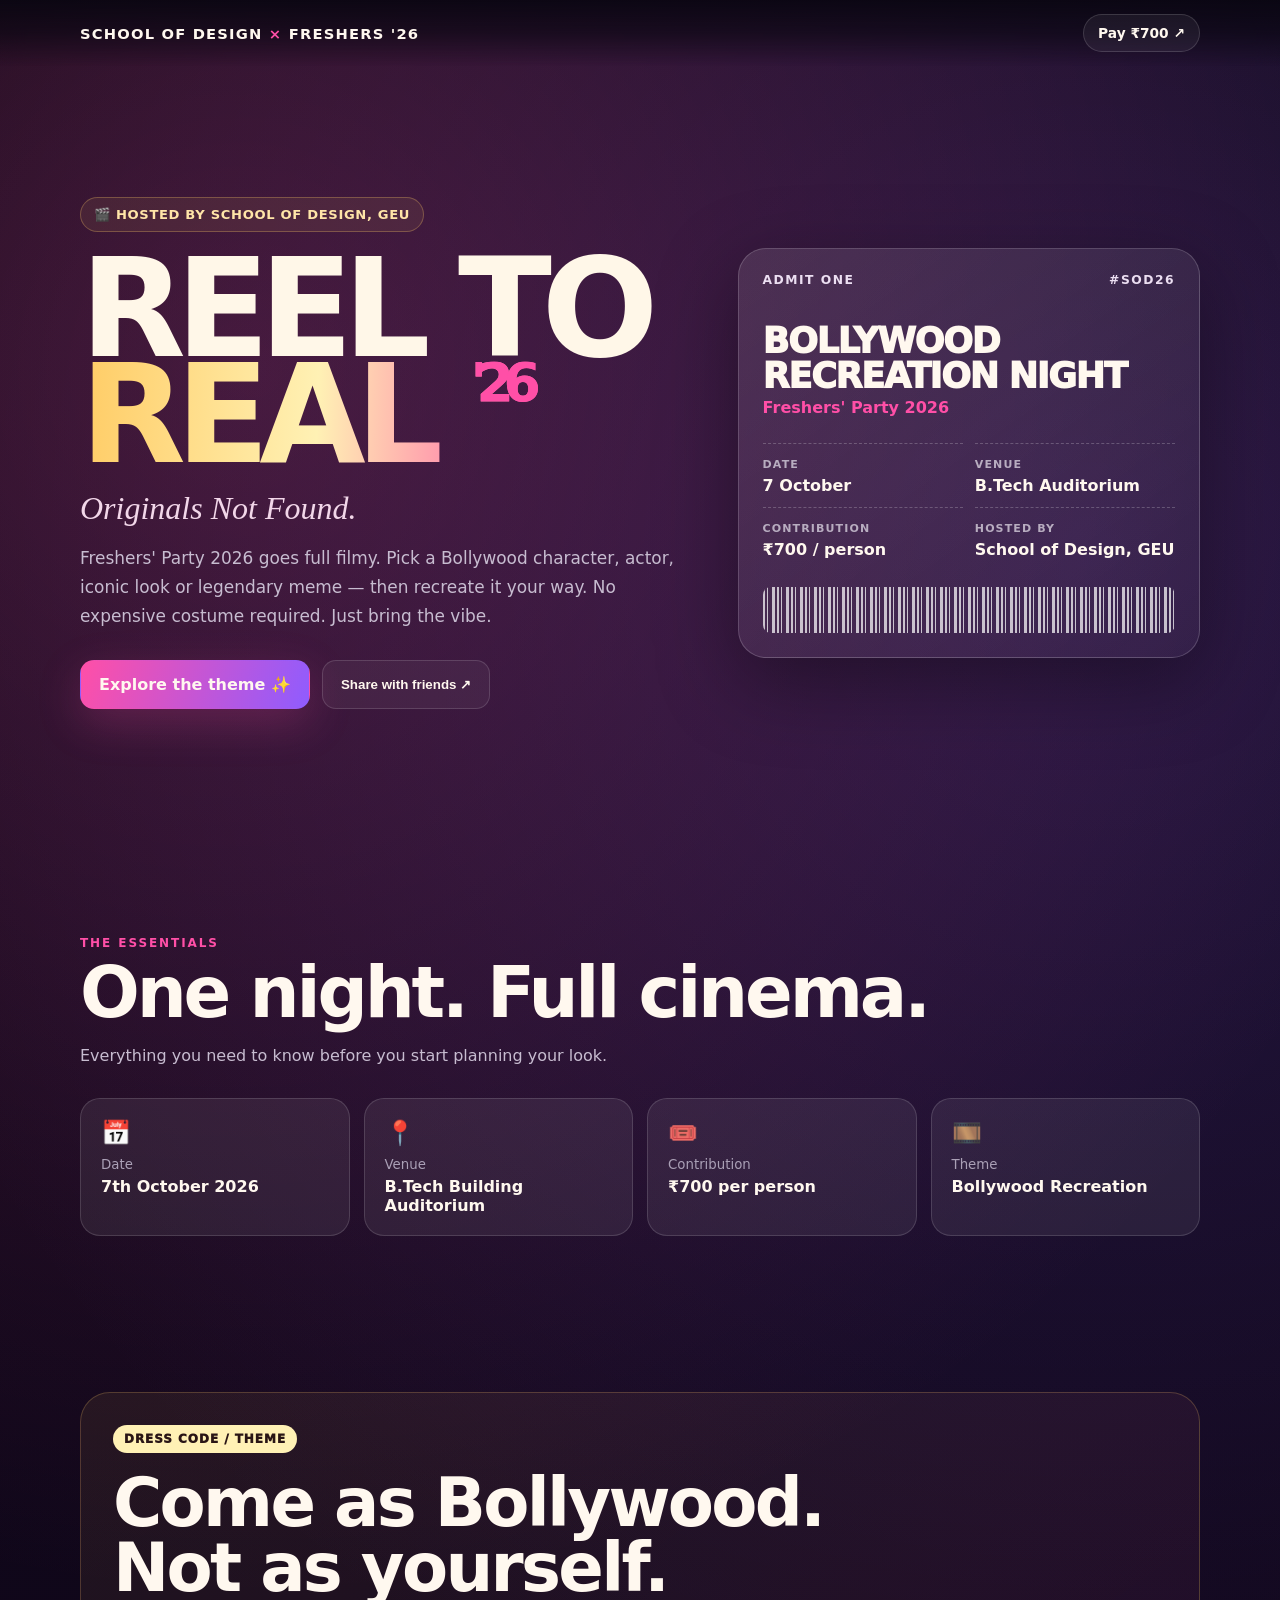
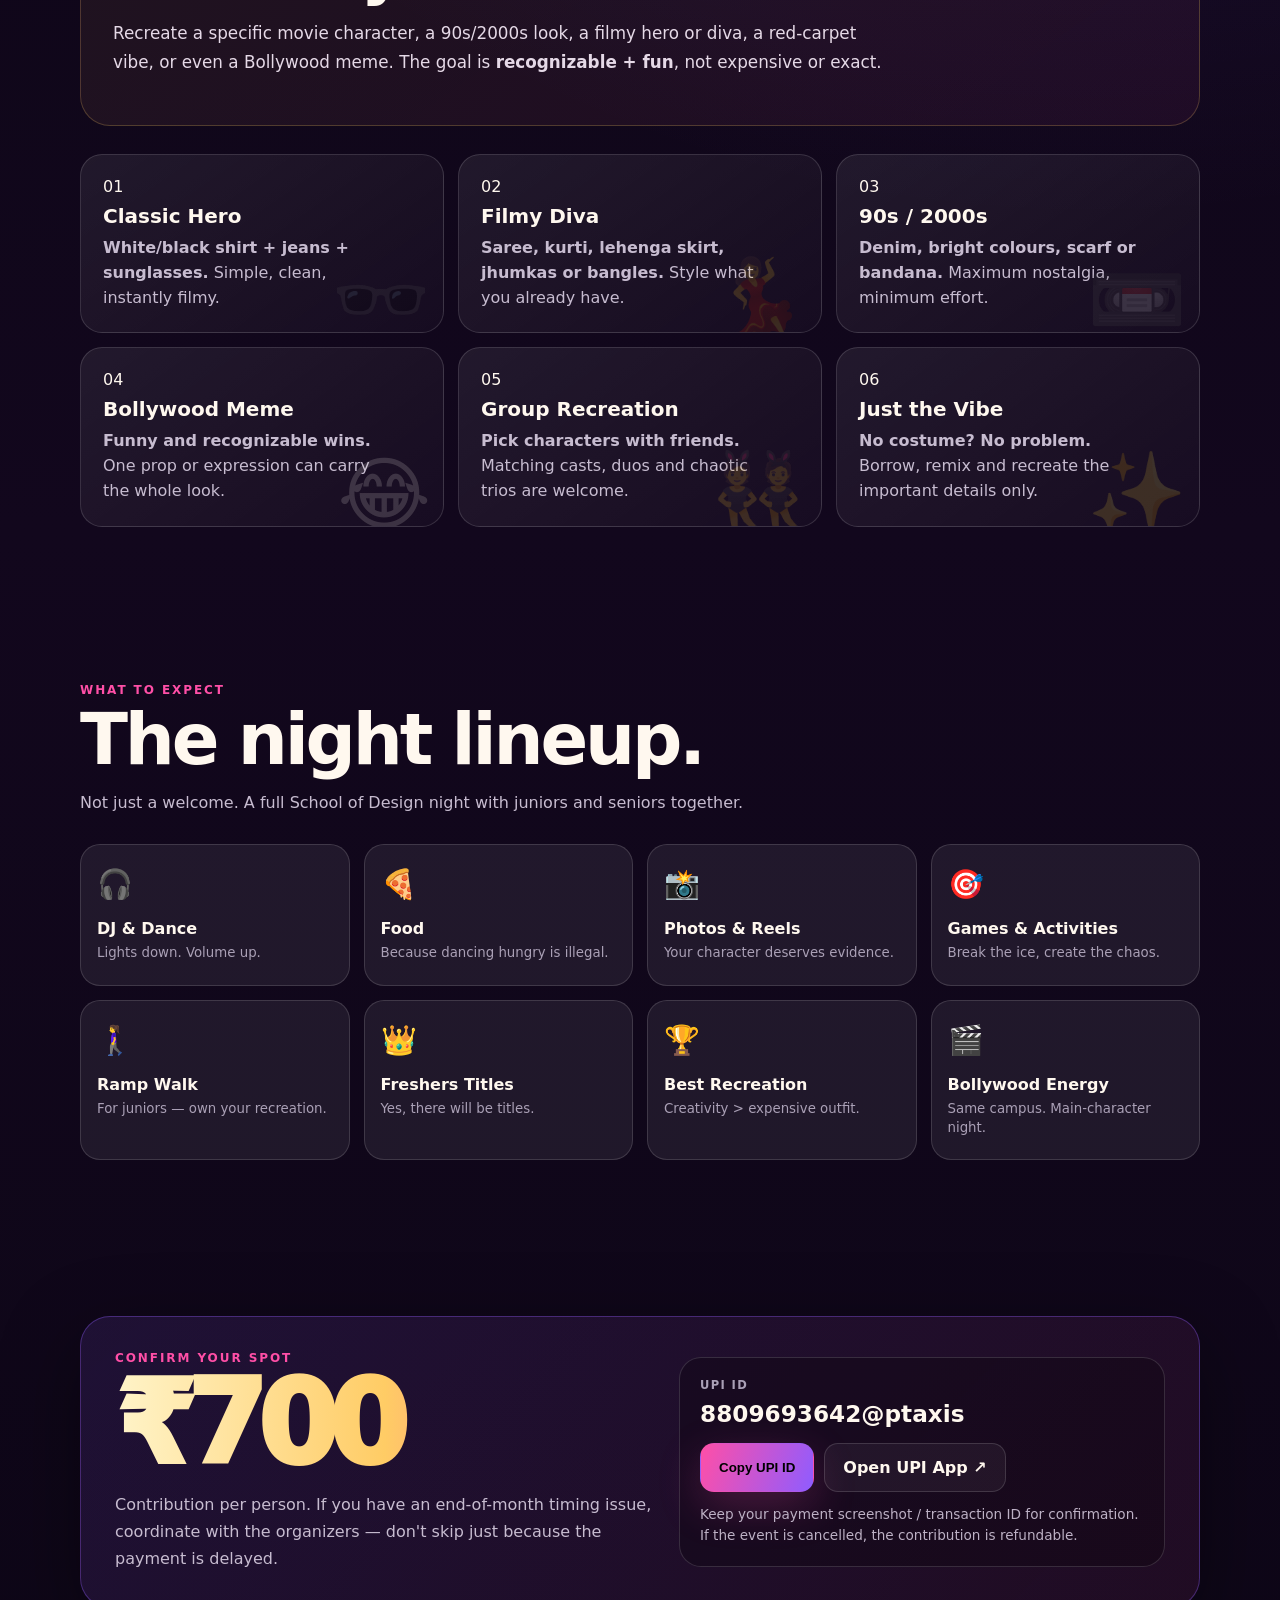
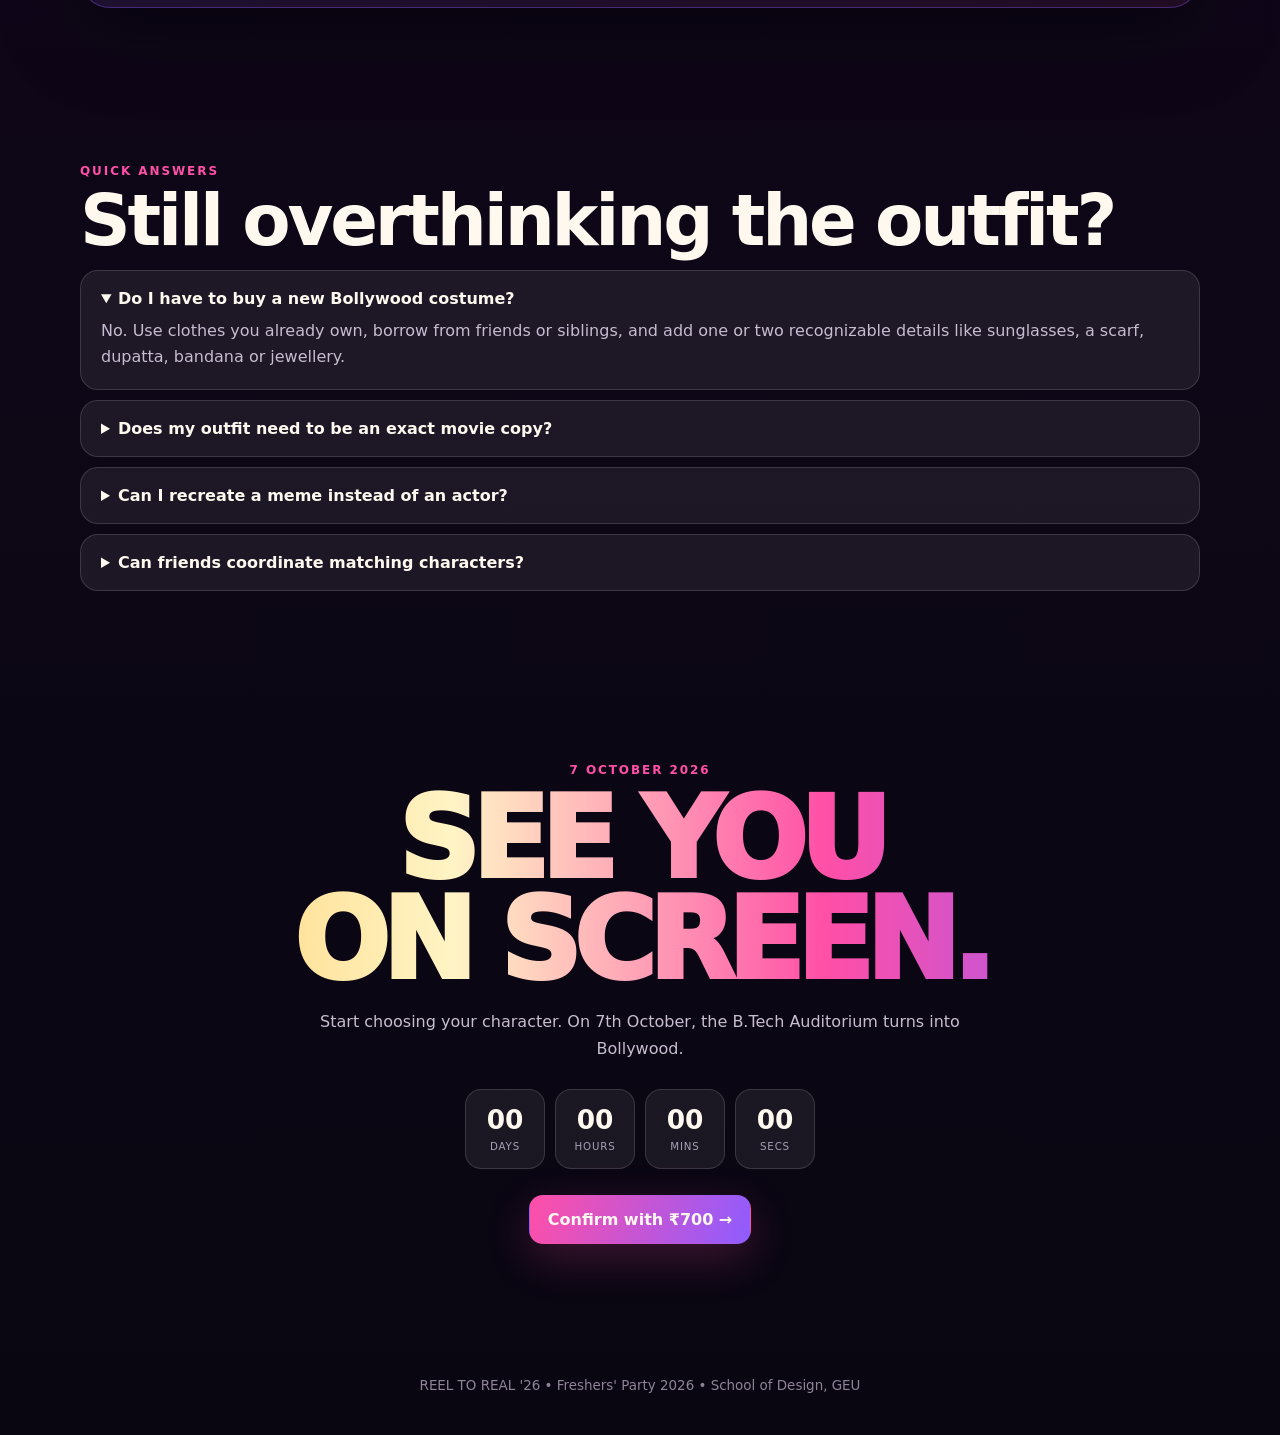
<file: freshers-2026/index.html>
<!DOCTYPE html>
<html lang="en">
<head>
<meta charset="UTF-8"><meta name="viewport" content="width=device-width,initial-scale=1"><meta name="robots" content="noindex,nofollow,noarchive"><meta name="theme-color" content="#0b0614">
<meta name="description" content="Reel to Real '26 — Freshers' Party 2026 by School of Design, GEU. Bollywood Recreation Night on 7 October at B.Tech Building Auditorium.">
<meta property="og:title" content="REEL TO REAL '26 — Freshers' Party 2026"><meta property="og:description" content="Originals Not Found. Bollywood Recreation Night — 7 October, B.Tech Building Auditorium."><meta property="og:type" content="website">
<title>REEL TO REAL '26 — Freshers' Party 2026</title>
<style>
:root{--bg:#090611;--ink:#fff8ef;--muted:#c7bcd0;--pink:#ff4fa7;--violet:#8f5cff;--gold:#ffcc65;--line:rgba(255,255,255,.14);--card:rgba(255,255,255,.07);--shadow:0 24px 80px rgba(0,0,0,.38)}*{box-sizing:border-box}html{scroll-behavior:smooth}body{margin:0;color:var(--ink);font-family:Inter,ui-sans-serif,system-ui,-apple-system,BlinkMacSystemFont,"Segoe UI",sans-serif;background:radial-gradient(circle at 20% 8%,rgba(255,79,167,.22),transparent 28%),radial-gradient(circle at 85% 12%,rgba(143,92,255,.20),transparent 30%),linear-gradient(180deg,#090611 0%,#12071d 46%,#090611 100%);overflow-x:hidden}body:before{content:"";position:fixed;inset:0;pointer-events:none;z-index:-1;opacity:.2;background-image:radial-gradient(rgba(255,255,255,.9) .7px,transparent .7px);background-size:18px 18px;mask-image:linear-gradient(to bottom,black,transparent 70%)}a{color:inherit;text-decoration:none}.wrap{width:min(1120px,calc(100% - 36px));margin:auto}.nav{position:sticky;top:0;z-index:20;padding:14px 0;background:linear-gradient(180deg,rgba(9,6,17,.92),rgba(9,6,17,.62),transparent);backdrop-filter:blur(12px)}.nav-inner{display:flex;align-items:center;justify-content:space-between;gap:16px}.brand{font-weight:900;letter-spacing:.08em;font-size:.92rem}.brand span{color:var(--pink)}.nav-btn{border:1px solid var(--line);background:rgba(255,255,255,.06);padding:10px 14px;border-radius:999px;font-weight:800;font-size:.86rem}.hero{min-height:88vh;display:grid;place-items:center;padding:52px 0 70px}.hero-grid{display:grid;grid-template-columns:1.15fr .85fr;gap:32px;align-items:center}.eyebrow{display:inline-flex;gap:9px;border:1px solid rgba(255,204,101,.28);background:rgba(255,204,101,.08);color:#ffe5a8;border-radius:999px;padding:9px 13px;font-size:.82rem;font-weight:800;letter-spacing:.05em;text-transform:uppercase}h1{font-size:clamp(4rem,11vw,8.6rem);line-height:.77;margin:24px 0 22px;letter-spacing:-.075em;text-transform:uppercase}.reel{display:block;color:#fff7e8}.real{display:block;background:linear-gradient(92deg,var(--gold),#fff1b4 38%,var(--pink) 76%,var(--violet));-webkit-background-clip:text;background-clip:text;color:transparent}.year{font-size:.39em;vertical-align:top;color:var(--pink);-webkit-text-fill-color:var(--pink)}.tagline{font-family:Georgia,serif;font-style:italic;font-size:clamp(1.35rem,3vw,2rem);color:#f2d7e9;margin-bottom:14px}.intro{max-width:650px;color:var(--muted);font-size:1.06rem;line-height:1.72}.actions{display:flex;flex-wrap:wrap;gap:12px;margin-top:28px}.btn{display:inline-flex;align-items:center;justify-content:center;gap:9px;padding:14px 18px;border-radius:14px;font-weight:900;border:1px solid transparent;cursor:pointer;transition:.22s}.btn:hover{transform:translateY(-2px)}.primary{background:linear-gradient(110deg,var(--pink),var(--violet));box-shadow:0 14px 44px rgba(255,79,167,.22)}.ghost{background:rgba(255,255,255,.05);border-color:var(--line);color:var(--ink)}.ticket{border:1px solid rgba(255,255,255,.18);background:linear-gradient(145deg,rgba(255,255,255,.10),rgba(255,255,255,.035));box-shadow:var(--shadow);border-radius:28px;padding:24px}.ticket-top{display:flex;justify-content:space-between;color:#ecdff2;font-size:.77rem;text-transform:uppercase;letter-spacing:.12em;font-weight:800}.ticket-title{font-size:2.2rem;line-height:1;margin:36px 0 4px;font-weight:950;letter-spacing:-.04em}.ticket-sub{color:var(--pink);font-weight:900;margin-bottom:26px}.ticket-row{display:grid;grid-template-columns:1fr 1fr;gap:12px}.data{border-top:1px dashed rgba(255,255,255,.22);padding-top:14px}.data small{display:block;color:#b8adc0;text-transform:uppercase;letter-spacing:.1em;font-weight:800;margin-bottom:5px;font-size:.69rem}.barcode{height:46px;margin-top:28px;border-radius:8px;opacity:.72;background:repeating-linear-gradient(90deg,#fff 0 2px,transparent 2px 4px,#fff 4px 5px,transparent 5px 9px,#fff 9px 12px,transparent 12px 14px)}section{padding:78px 0}.section-kicker{color:var(--pink);text-transform:uppercase;letter-spacing:.16em;font-size:.75rem;font-weight:900;margin-bottom:8px}.section-title{font-size:clamp(2.2rem,6vw,4.4rem);line-height:1;letter-spacing:-.045em;margin:0 0 14px}.section-copy{color:var(--muted);max-width:720px;line-height:1.7;margin:0 0 28px}.stat-grid{display:grid;grid-template-columns:repeat(4,1fr);gap:14px}.stat{padding:20px;border:1px solid var(--line);border-radius:20px;background:var(--card)}.stat-icon{font-size:1.5rem}.stat small{display:block;color:#aaa0b6;margin:10px 0 5px}.theme-box{border:1px solid rgba(255,204,101,.22);border-radius:30px;padding:32px;background:linear-gradient(145deg,rgba(255,204,101,.07),rgba(255,79,167,.06))}.theme-pill{display:inline-block;background:#fff1b5;color:#291515;padding:7px 11px;border-radius:999px;font-weight:950;font-size:.75rem;text-transform:uppercase;letter-spacing:.08em}.theme-box h3{font-size:clamp(2.1rem,6vw,4.2rem);margin:18px 0 12px;line-height:.98;letter-spacing:-.04em}.theme-box p{max-width:780px;color:#e5d9e7;line-height:1.7;font-size:1.05rem}.looks{display:grid;grid-template-columns:repeat(3,1fr);gap:14px;margin-top:28px}.look{min-height:170px;padding:22px;border:1px solid var(--line);border-radius:22px;background:linear-gradient(145deg,rgba(255,255,255,.075),rgba(255,255,255,.025));position:relative;overflow:hidden}.look:after{content:attr(data-emoji);position:absolute;right:12px;bottom:-15px;font-size:5rem;opacity:.16}.look h4{font-size:1.25rem;margin:8px 0}.look p{color:var(--muted);line-height:1.55;margin:0;max-width:90%}.activity-grid{display:grid;grid-template-columns:repeat(4,1fr);gap:14px}.activity{padding:22px 16px;border:1px solid var(--line);border-radius:20px;background:var(--card)}.activity span{font-size:1.8rem;display:block;margin-bottom:18px}.activity small{color:#aaa0b6;display:block;margin-top:5px;line-height:1.45}.payment{display:grid;grid-template-columns:1fr .9fr;gap:24px;align-items:center;padding:34px;border:1px solid rgba(143,92,255,.35);border-radius:30px;background:linear-gradient(135deg,rgba(143,92,255,.12),rgba(255,79,167,.08));box-shadow:var(--shadow)}.amount{font-size:clamp(3.7rem,9vw,7.4rem);line-height:.9;letter-spacing:-.08em;font-weight:950;background:linear-gradient(90deg,#fff4c9,var(--gold),var(--pink));-webkit-background-clip:text;background-clip:text;color:transparent}.upi-card{border:1px solid var(--line);background:rgba(0,0,0,.25);border-radius:22px;padding:20px}.upi-label{font-size:.72rem;color:#aaa0b6;text-transform:uppercase;letter-spacing:.12em;font-weight:900}.upi{font-size:clamp(1.05rem,3.6vw,1.45rem);font-weight:900;word-break:break-all;margin:8px 0 16px}.note{color:#bdb1c5;font-size:.85rem;line-height:1.55;margin-top:12px}.faq{display:grid;gap:10px}.faq details{border:1px solid var(--line);background:var(--card);padding:18px 20px;border-radius:18px}.faq summary{font-weight:900;cursor:pointer}.answer{color:var(--muted);line-height:1.65;padding-top:10px}.finale{text-align:center;padding:94px 0 110px}.big{font-size:clamp(3rem,10vw,7rem);font-weight:950;letter-spacing:-.065em;line-height:.9;margin:12px 0;background:linear-gradient(90deg,var(--gold),#fff4c5,var(--pink),var(--violet));-webkit-background-clip:text;background-clip:text;color:transparent}.countdown{display:flex;justify-content:center;gap:10px;flex-wrap:wrap;margin:26px 0}.time{min-width:80px;padding:14px 12px;border-radius:16px;border:1px solid var(--line);background:var(--card)}.time b{font-size:1.65rem;display:block}.time small{color:#aaa0b6;text-transform:uppercase;letter-spacing:.08em;font-size:.64rem}footer{padding:24px 0 42px;color:#8f8497;text-align:center;font-size:.84rem}.toast{position:fixed;left:50%;bottom:24px;transform:translate(-50%,18px);background:#fff;color:#190e1f;padding:12px 16px;border-radius:999px;font-weight:900;opacity:0;pointer-events:none;transition:.25s;z-index:50}.toast.show{opacity:1;transform:translate(-50%,0)}@media(max-width:850px){.hero{min-height:auto}.hero-grid,.payment{grid-template-columns:1fr}.stat-grid,.activity-grid{grid-template-columns:1fr 1fr}.looks{grid-template-columns:1fr 1fr}}@media(max-width:560px){.wrap{width:min(100% - 24px,1120px)}.brand{font-size:.78rem}.nav-btn{font-size:.74rem;padding:9px 11px}.hero{padding-top:38px}.intro{font-size:.98rem}.actions{display:grid;grid-template-columns:1fr 1fr}.btn{padding:13px 12px;font-size:.86rem}.ticket{padding:20px}.ticket-title{font-size:1.8rem}.stat-grid,.looks{grid-template-columns:1fr}.activity-grid{grid-template-columns:1fr 1fr}.section-title{font-size:2.7rem}.theme-box{padding:24px}.payment{padding:22px}.time{min-width:68px}.time b{font-size:1.35rem}}
</style>
</head>
<body>
<nav class="nav"><div class="wrap nav-inner"><div class="brand">SCHOOL OF DESIGN <span>×</span> FRESHERS '26</div><a class="nav-btn" href="#pay">Pay ₹700 ↗</a></div></nav>
<main>
<section class="hero"><div class="wrap hero-grid"><div><div class="eyebrow">🎬 Hosted by School of Design, GEU</div><h1><span class="reel">Reel to</span><span class="real">Real <span class="year">'26</span></span></h1><div class="tagline">Originals Not Found.</div><p class="intro">Freshers' Party 2026 goes full filmy. Pick a Bollywood character, actor, iconic look or legendary meme — then recreate it your way. No expensive costume required. Just bring the vibe.</p><div class="actions"><a class="btn primary" href="#theme">Explore the theme ✨</a><button class="btn ghost" onclick="sharePage()">Share with friends ↗</button></div></div><aside class="ticket"><div class="ticket-top"><span>Admit one</span><span>#SOD26</span></div><div class="ticket-title">BOLLYWOOD<br>RECREATION NIGHT</div><div class="ticket-sub">Freshers' Party 2026</div><div class="ticket-row"><div class="data"><small>Date</small><strong>7 October</strong></div><div class="data"><small>Venue</small><strong>B.Tech Auditorium</strong></div><div class="data"><small>Contribution</small><strong>₹700 / person</strong></div><div class="data"><small>Hosted by</small><strong>School of Design, GEU</strong></div></div><div class="barcode"></div></aside></div></section>
<section><div class="wrap"><div class="section-kicker">The essentials</div><h2 class="section-title">One night. Full cinema.</h2><p class="section-copy">Everything you need to know before you start planning your look.</p><div class="stat-grid"><div class="stat"><div class="stat-icon">📅</div><small>Date</small><strong>7th October 2026</strong></div><div class="stat"><div class="stat-icon">📍</div><small>Venue</small><strong>B.Tech Building Auditorium</strong></div><div class="stat"><div class="stat-icon">🎟️</div><small>Contribution</small><strong>₹700 per person</strong></div><div class="stat"><div class="stat-icon">🎞️</div><small>Theme</small><strong>Bollywood Recreation</strong></div></div></div></section>
<section id="theme"><div class="wrap"><div class="theme-box"><span class="theme-pill">Dress code / theme</span><h3>Come as Bollywood.<br>Not as yourself.</h3><p>Recreate a specific movie character, a 90s/2000s look, a filmy hero or diva, a red-carpet vibe, or even a Bollywood meme. The goal is <b>recognizable + fun</b>, not expensive or exact.</p></div><div class="looks"><article class="look" data-emoji="🕶️"><div>01</div><h4>Classic Hero</h4><p><b>White/black shirt + jeans + sunglasses.</b> Simple, clean, instantly filmy.</p></article><article class="look" data-emoji="💃"><div>02</div><h4>Filmy Diva</h4><p><b>Saree, kurti, lehenga skirt, jhumkas or bangles.</b> Style what you already have.</p></article><article class="look" data-emoji="📼"><div>03</div><h4>90s / 2000s</h4><p><b>Denim, bright colours, scarf or bandana.</b> Maximum nostalgia, minimum effort.</p></article><article class="look" data-emoji="😂"><div>04</div><h4>Bollywood Meme</h4><p><b>Funny and recognizable wins.</b> One prop or expression can carry the whole look.</p></article><article class="look" data-emoji="👯"><div>05</div><h4>Group Recreation</h4><p><b>Pick characters with friends.</b> Matching casts, duos and chaotic trios are welcome.</p></article><article class="look" data-emoji="✨"><div>06</div><h4>Just the Vibe</h4><p><b>No costume? No problem.</b> Borrow, remix and recreate the important details only.</p></article></div></div></section>
<section><div class="wrap"><div class="section-kicker">What to expect</div><h2 class="section-title">The night lineup.</h2><p class="section-copy">Not just a welcome. A full School of Design night with juniors and seniors together.</p><div class="activity-grid"><div class="activity"><span>🎧</span><strong>DJ & Dance</strong><small>Lights down. Volume up.</small></div><div class="activity"><span>🍕</span><strong>Food</strong><small>Because dancing hungry is illegal.</small></div><div class="activity"><span>📸</span><strong>Photos & Reels</strong><small>Your character deserves evidence.</small></div><div class="activity"><span>🎯</span><strong>Games & Activities</strong><small>Break the ice, create the chaos.</small></div><div class="activity"><span>🚶‍♀️</span><strong>Ramp Walk</strong><small>For juniors — own your recreation.</small></div><div class="activity"><span>👑</span><strong>Freshers Titles</strong><small>Yes, there will be titles.</small></div><div class="activity"><span>🏆</span><strong>Best Recreation</strong><small>Creativity &gt; expensive outfit.</small></div><div class="activity"><span>🎬</span><strong>Bollywood Energy</strong><small>Same campus. Main-character night.</small></div></div></div></section>
<section id="pay"><div class="wrap payment"><div><div class="section-kicker">Confirm your spot</div><div class="amount">₹700</div><p class="section-copy" style="margin:14px 0 0">Contribution per person. If you have an end-of-month timing issue, coordinate with the organizers — don't skip just because the payment is delayed.</p></div><div class="upi-card"><div class="upi-label">UPI ID</div><div class="upi">8809693642@ptaxis</div><div style="display:flex;gap:10px;flex-wrap:wrap"><button class="btn primary" onclick="copyUPI()">Copy UPI ID</button><a class="btn ghost" href="upi://pay?pa=8809693642%40ptaxis&pn=Freshers%20Party%202026&am=700&cu=INR">Open UPI App ↗</a></div><div class="note">Keep your payment screenshot / transaction ID for confirmation. If the event is cancelled, the contribution is refundable.</div></div></div></section>
<section><div class="wrap"><div class="section-kicker">Quick answers</div><h2 class="section-title">Still overthinking the outfit?</h2><div class="faq"><details open><summary>Do I have to buy a new Bollywood costume?</summary><div class="answer">No. Use clothes you already own, borrow from friends or siblings, and add one or two recognizable details like sunglasses, a scarf, dupatta, bandana or jewellery.</div></details><details><summary>Does my outfit need to be an exact movie copy?</summary><div class="answer">Not at all. Recreate the key details or simply match the character's vibe. If people can understand the reference, it works.</div></details><details><summary>Can I recreate a meme instead of an actor?</summary><div class="answer">Absolutely. Bollywood memes, iconic scenes and funny recreations are part of the theme.</div></details><details><summary>Can friends coordinate matching characters?</summary><div class="answer">Yes — duos, trios and group recreations are encouraged.</div></details></div></div></section>
<section class="finale"><div class="wrap"><div class="section-kicker">7 October 2026</div><div class="big">SEE YOU<br>ON SCREEN.</div><p class="section-copy" style="margin:18px auto">Start choosing your character. On 7th October, the B.Tech Auditorium turns into Bollywood.</p><div class="countdown" id="countdown"></div><a class="btn primary" href="#pay">Confirm with ₹700 →</a></div></section>
</main><footer><div class="wrap">REEL TO REAL '26 • Freshers' Party 2026 • School of Design, GEU</div></footer><div class="toast" id="toast">Copied!</div>
<script>const upi='8809693642@ptaxis';function toast(m){const t=document.getElementById('toast');t.textContent=m;t.classList.add('show');setTimeout(()=>t.classList.remove('show'),1800)}async function copyUPI(){try{await navigator.clipboard.writeText(upi);toast('UPI ID copied')}catch(e){toast(upi)}}async function sharePage(){const d={title:"REEL TO REAL '26",text:"Freshers' Party 2026 — Bollywood Recreation Night 🎬",url:location.href};try{if(navigator.share)await navigator.share(d);else{await navigator.clipboard.writeText(location.href);toast('Link copied')}}catch(e){}}function renderCountdown(){const target=new Date('2026-10-07T16:00:00+05:30').getTime(),now=Date.now();let d=Math.max(0,target-now);const v=[Math.floor(d/86400000),Math.floor((d%86400000)/3600000),Math.floor((d%3600000)/60000),Math.floor((d%60000)/1000)],l=['days','hours','mins','secs'];document.getElementById('countdown').innerHTML=v.map((x,i)=>`<div class="time"><b>${String(x).padStart(2,'0')}</b><small>${l[i]}</small></div>`).join('')}renderCountdown();setInterval(renderCountdown,1000)</script>
</body></html>
</file>
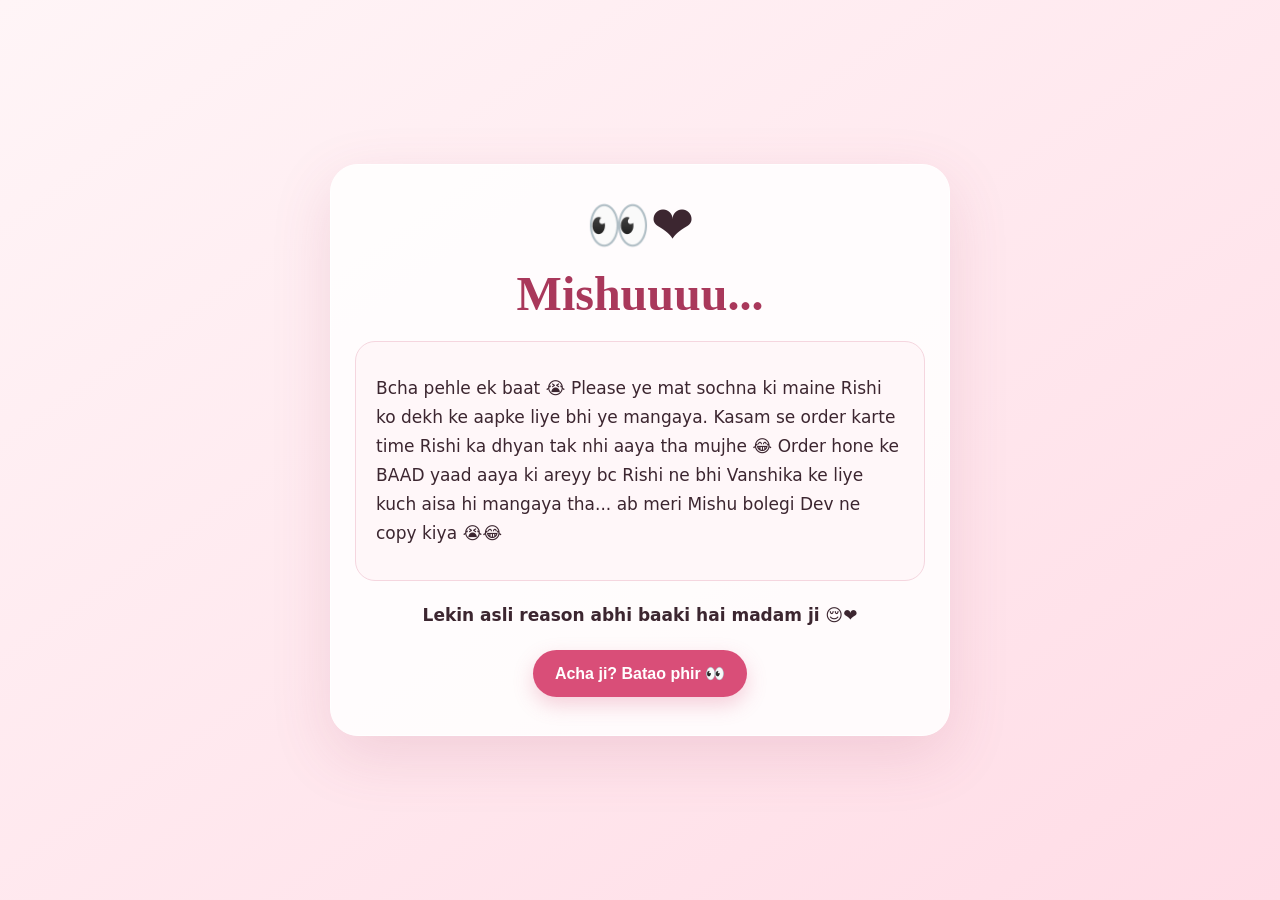
<file: mishu-note-7f2a/index.html>
<!doctype html><html><head><meta charset="utf-8"><meta name="viewport" content="width=device-width,initial-scale=1"><meta name="robots" content="noindex,nofollow,noarchive"><title>Sirf meri Mishu ke liye ❤️</title><style>*{box-sizing:border-box}body{margin:0;min-height:100vh;background:linear-gradient(145deg,#fff5f7,#ffdce6);font-family:system-ui,-apple-system,sans-serif;color:#3c2630;overflow-x:hidden}.hearts{position:fixed;inset:0;pointer-events:none;overflow:hidden}.h{position:absolute;bottom:-40px;animation:up 7s linear infinite;opacity:.3}@keyframes up{to{transform:translateY(-115vh) rotate(30deg);opacity:0}}main{min-height:100vh;display:grid;place-items:center;padding:20px}.card{width:min(620px,100%);background:#ffffffdd;border:1px solid #fff;border-radius:28px;padding:30px 24px;box-shadow:0 20px 60px #a8476425;text-align:center;animation:pop .5s ease}@keyframes pop{from{opacity:0;transform:scale(.96) translateY(12px)}}.emoji{font-size:52px}h1{font-family:Georgia,serif;font-size:clamp(30px,8vw,48px);margin:10px 0 16px;color:#a9385b}p{font-size:17px;line-height:1.7;margin:12px 0}.note{text-align:left;background:#fff7f9;border-radius:20px;padding:20px;margin:20px 0;border:1px solid #f5d6df}.btn{border:0;border-radius:999px;padding:14px 22px;font-weight:700;font-size:16px;background:#d94e78;color:white;box-shadow:0 8px 20px #d94e7840;cursor:pointer;margin:8px}.btn.secondary{background:#fff0f4;color:#b33c61;box-shadow:none}.hidden{display:none}.small{font-size:13px;color:#9b7681}.biglove{font-size:28px;font-weight:800;color:#c63f68}.choice{display:flex;flex-wrap:wrap;justify-content:center}.shake{animation:shake .3s}@keyframes shake{25%{transform:translateX(-6px)}75%{transform:translateX(6px)}}#final{font-family:Georgia,serif}.kiss{font-size:54px;animation:pulse 1s infinite}@keyframes pulse{50%{transform:scale(1.18)}}@media(max-width:480px){.card{padding:25px 18px}p{font-size:16px}}</style></head><body><div class="hearts" id="hearts"></div><main><section class="card" id="s1"><div class="emoji">👀❤️</div><h1>Mishuuuu...</h1><div class="note"><p>Bcha pehle ek baat 😭 Please ye mat sochna ki maine Rishi ko dekh ke aapke liye bhi ye mangaya. Kasam se order karte time Rishi ka dhyan tak nhi aaya tha mujhe 😂 Order hone ke BAAD yaad aaya ki areyy bc Rishi ne bhi Vanshika ke liye kuch aisa hi mangaya tha... ab meri Mishu bolegi Dev ne copy kiya 😭😂</p></div><p><b>Lekin asli reason abhi baaki hai madam ji 😌❤️</b></p><button class="btn" onclick="go(1,2)">Acha ji? Batao phir 👀</button></section><section class="card hidden" id="s2"><div class="emoji">😤🫵🏻</div><h1>Reason ye hai...</h1><p>Aap hot water bag <b>USE HI NHI KARTEEEE 😭</b></p><p>Kitni baar bola hai maine ki cramps me use kar liya kro, thoda relief milega... lekin meri baat sun le Mishu toh Mishu kaisi? 😭😂❤️</p><div class="choice"><button class="btn" onclick="go(2,3)">Haan haan sunti hu 😭</button><button class="btn secondary" id="no" onclick="nope()">Nhi sunti 😌</button></div></section><section class="card hidden" id="s3"><div class="emoji">🥺❤️</div><h1>Isliye ye aapke liye hai.</h1><p>Ghar pe maybe parents ki wajah se aap use na kar pao, koi baat nhi bcha.</p><p>Lekin jab mere saath college me hogi na... aur cramps ho rhe honge... <b>utne time toh meri jaan ko thoda relief mil sake.</b> Bas isliye liya hai. ❤️</p><button class="btn" onclick="go(3,4)">Aur? 🥺</button></section><section class="card hidden" id="s4"><div class="emoji">🫂</div><h1>Bas ek choti si baat...</h1><p>Main aapka pain magically gayab toh nhi kar sakta na bcha...</p><p>But agar mere diye hue is chotu se gift se meri Mishu ko thoda sa bhi better feel ho, thoda comfort mile... <b>mere liye utna hi bohot hai.</b> ❤️</p><p class="biglove">Because I love you soooo much.</p><button class="btn" onclick="go(4,5)">Last wali baat bolo 😂❤️</button></section><section class="card hidden" id="s5"><div class="kiss">😘</div><h1>Toh madam ji...</h1><p><b>Ab hot water bag use nhi karne ka excuse KHATAM. 😭😂❤️</b></p><p>Gift diya hai. Use bhi karna padega. Ye request nhi hai, Dev ka pyaar bhara order hai 😤😂</p><p>Aur haan... jab pain ho na, mujhe bataya kro. Akele sehne ki zarurat nhi hai. Main hu aapke saath. 🫂❤️</p><p class="biglove">I love you meri Mishu ❤️</p><p id="final">Apka Dev.<br>Jo apko tang bhi karega, pyaar bhi karega,<br>aur apka khayal bhi rakhega. 😌❤️</p><button class="btn" onclick="love()">Dev ko ek kiss do 😭👉🏻👈🏻</button><p class="small" id="reply"></p></section></main><script>function go(a,b){document.getElementById('s'+a).classList.add('hidden');document.getElementById('s'+b).classList.remove('hidden');window.scrollTo(0,0)}let n=0;function nope(){n++;let b=document.getElementById('no');b.classList.add('shake');setTimeout(()=>b.classList.remove('shake'),300);b.innerText=n<2?'Jhooth 😭 dobara socho':'Okay okay nhi sunti 😭😂'}function love(){document.getElementById('reply').innerHTML='MUAHHHH 😭😘❤️<br>Ab gift kholo meri jaan.';for(let i=0;i<25;i++)setTimeout(heart,i*60)}function heart(){let e=document.createElement('span');e.className='h';e.innerText=['❤️','💕','💗','😘'][Math.floor(Math.random()*4)];e.style.left=Math.random()*100+'%';e.style.fontSize=(18+Math.random()*25)+'px';e.style.animationDuration=(4+Math.random()*4)+'s';document.getElementById('hearts').appendChild(e);setTimeout(()=>e.remove(),8000)}for(let i=0;i<12;i++){let e=document.createElement('span');e.className='h';e.innerText='♡';e.style.left=Math.random()*100+'%';e.style.animationDelay=Math.random()*7+'s';e.style.animationDuration=(6+Math.random()*5)+'s';document.getElementById('hearts').appendChild(e)}</script></body></html>
</file>
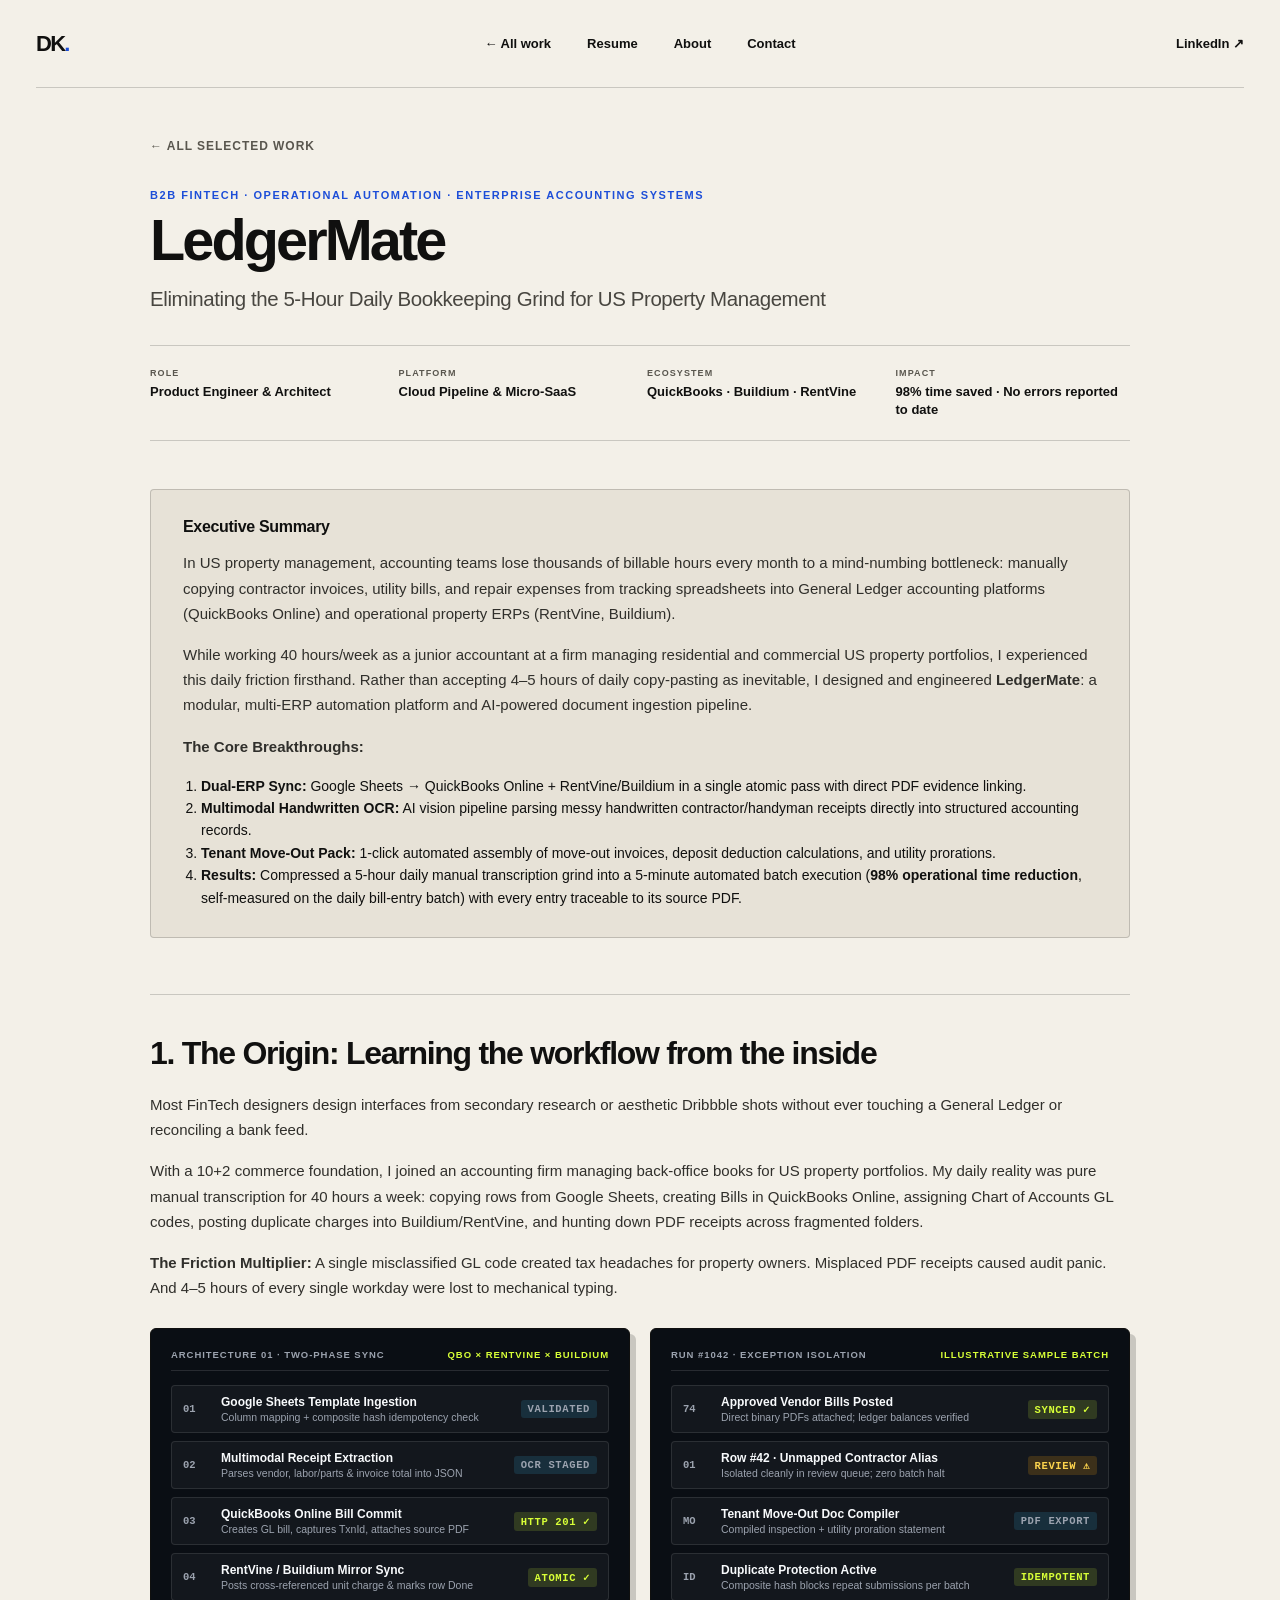
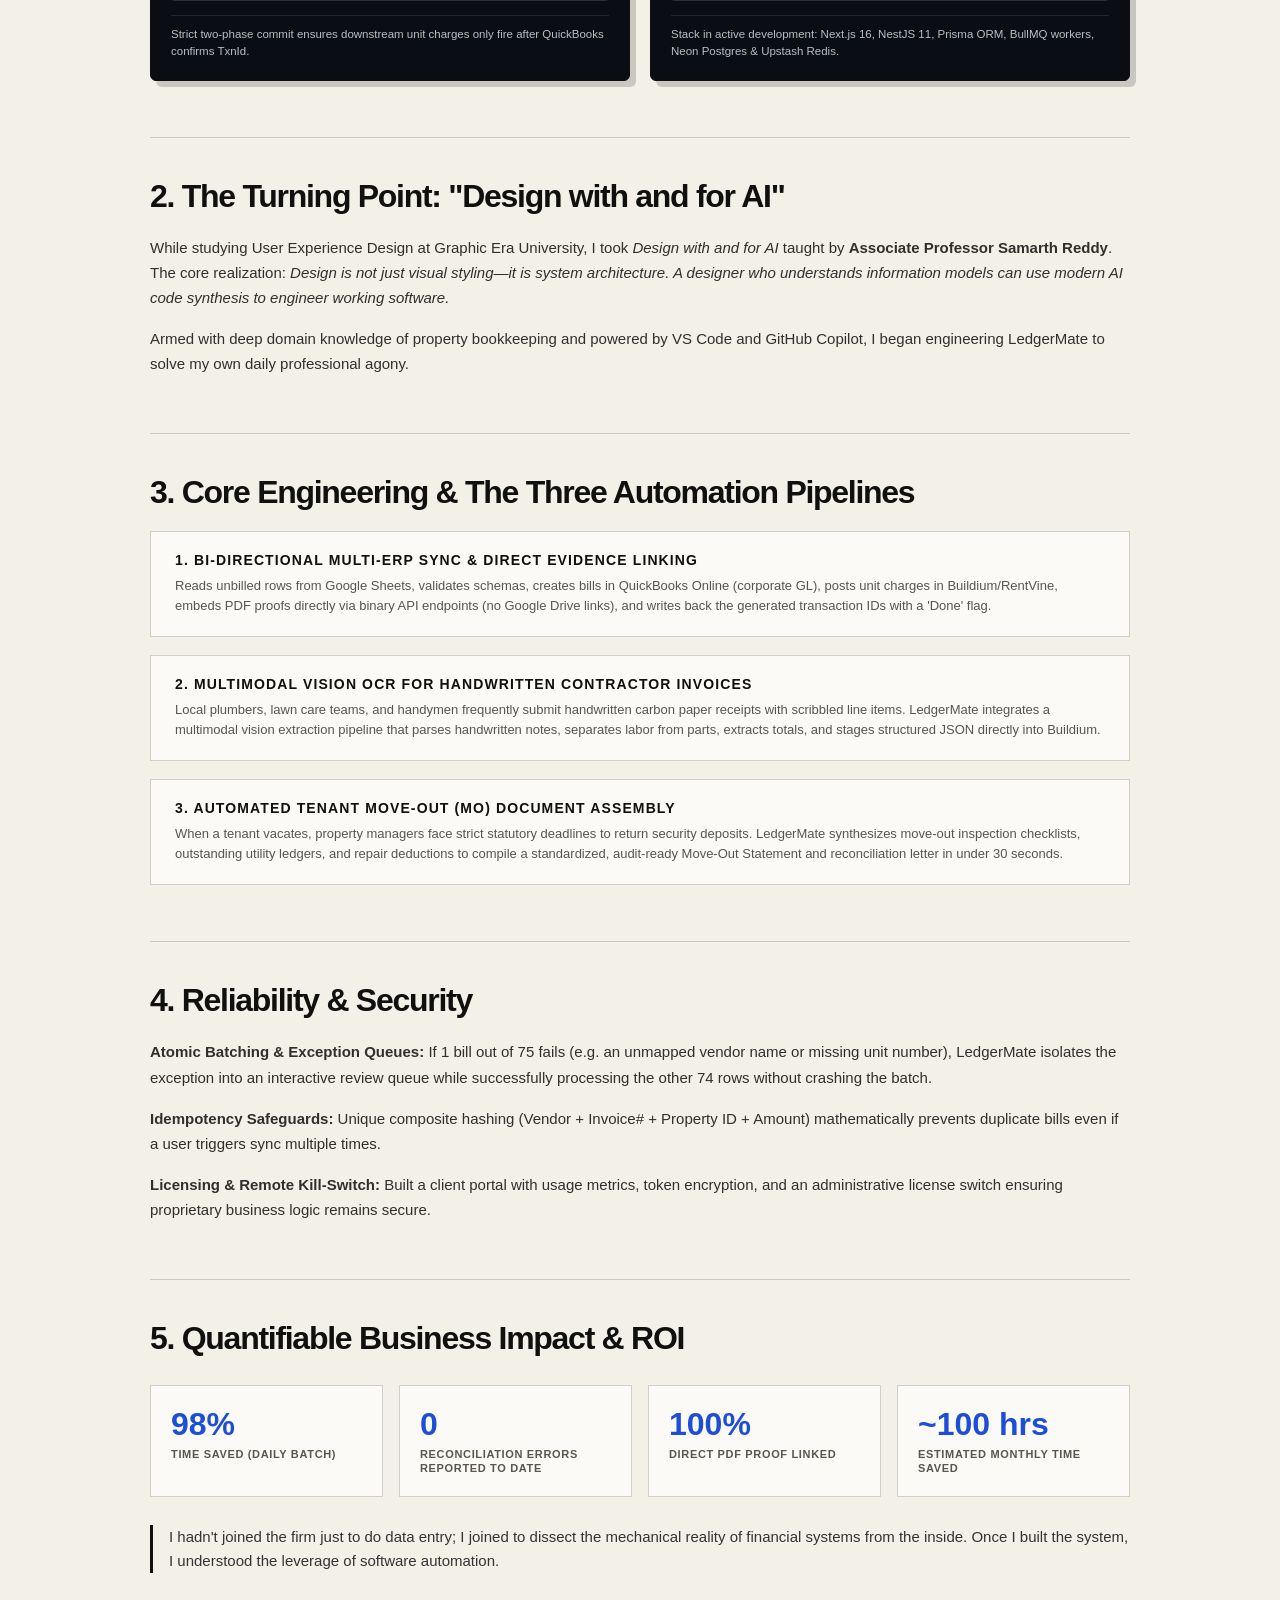
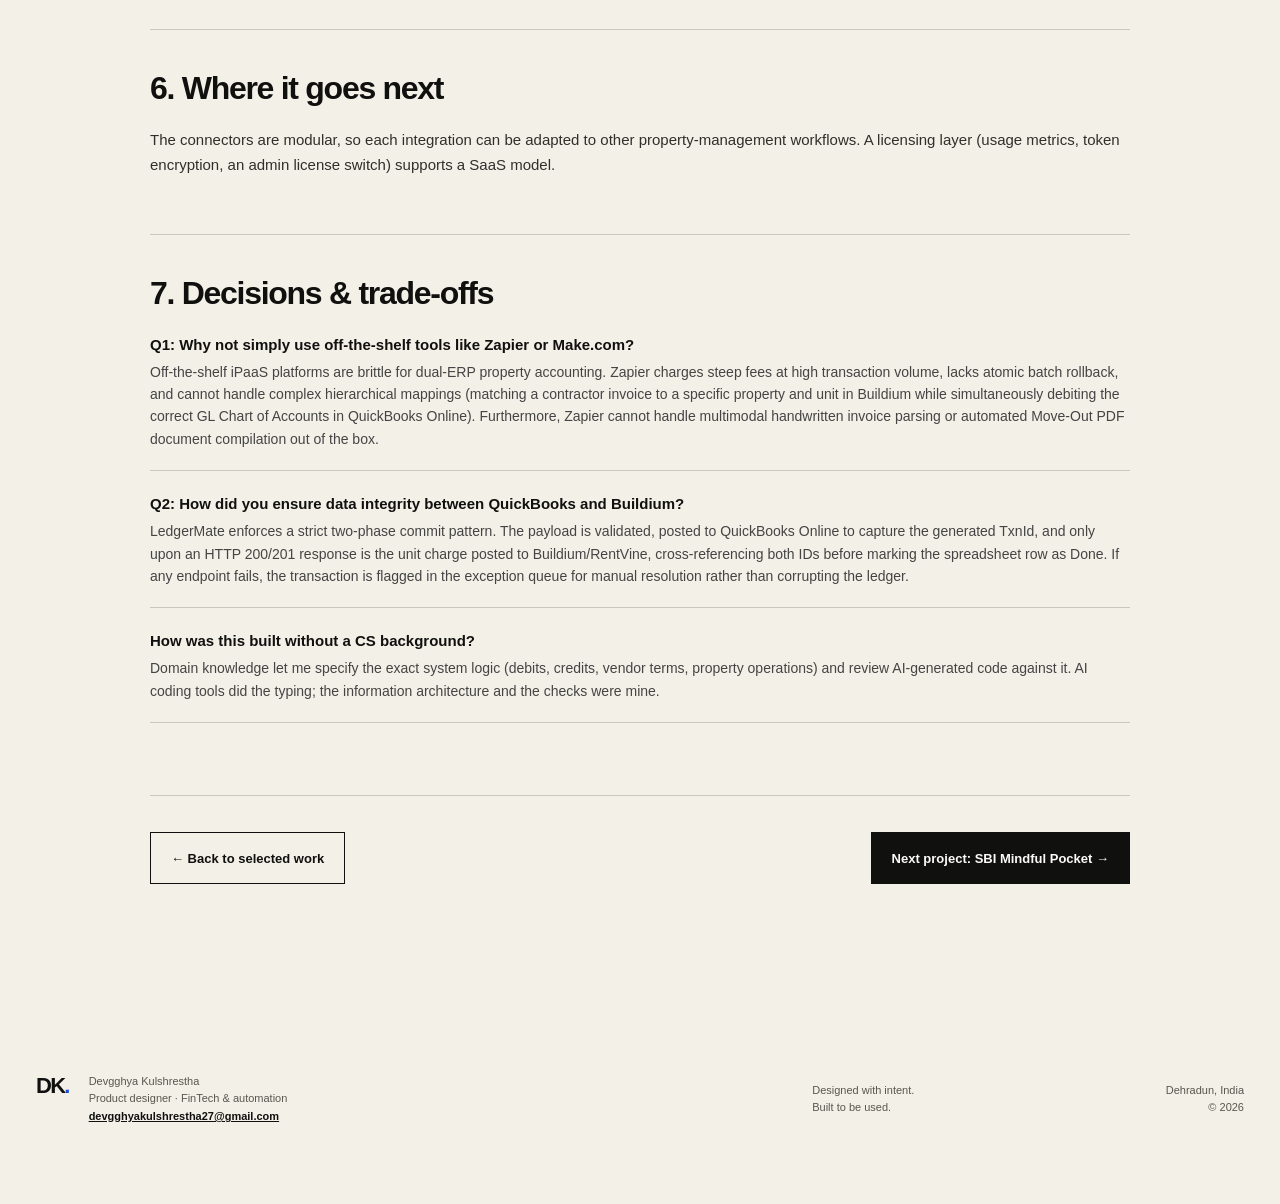
<file: work/ledgermate/index.html>
<!DOCTYPE html>
<html lang="en">
<head>
  <meta charset="utf-8">
  <meta name="viewport" content="width=device-width,initial-scale=1">
  <title>LedgerMate · In-Depth Case Study | Devgghya Kulshrestha</title>
  <meta name="description" content="How a product designer built a multi-ERP accounting automation platform to eliminate 5-hour daily invoice processing for US property portfolios.">
  <link rel="canonical" href="https://devgghya.github.io/work/ledgermate/">
  <link rel="icon" href="../../assets/favicon.svg">
  <meta property="og:type" content="article">
  <meta property="og:title" content="LedgerMate · In-Depth Case Study | Devgghya Kulshrestha">
  <meta property="og:description" content="How a product designer built a multi-ERP accounting automation platform to eliminate 5-hour daily invoice processing for US property portfolios.">
  <meta property="og:url" content="https://devgghya.github.io/work/ledgermate/">
  <meta property="og:image" content="https://devgghya.github.io/assets/og_image.png">
  <meta name="twitter:card" content="summary_large_image">
  <meta name="twitter:title" content="LedgerMate · In-Depth Case Study | Devgghya Kulshrestha">
  <meta name="twitter:description" content="How a product designer built a multi-ERP accounting automation platform to eliminate 5-hour daily invoice processing for US property portfolios.">
  <meta name="twitter:image" content="https://devgghya.github.io/assets/og_image.png">
  <link rel="stylesheet" href="../../styles.css">
  <script type="application/ld+json">
  {
    "@context": "https://schema.org",
    "@type": "TechArticle",
    "headline": "LedgerMate · In-Depth Case Study | Devgghya Kulshrestha",
    "description": "How a product designer built a multi-ERP accounting automation platform to eliminate 5-hour daily invoice processing for US property portfolios.",
    "author": {
      "@type": "Person",
      "name": "Devgghya Kulshrestha",
      "url": "https://devgghya.github.io"
    }
  }
  </script>
</head>
<body>
  <a class="skip-link" href="#main">Skip to main content</a>

  <header class="site-header shell">
    <a class="monogram" href="../../" aria-label="Devgghya Kulshrestha, home">DK<span>.</span></a>
    <nav aria-label="Primary navigation">
      <a href="../../#work">← All work</a>
      <a href="../../#resume">Resume</a>
      <a href="../../#about">About</a>
      <a href="../../#contact">Contact</a>
    </nav>
    <a class="header-link" href="https://www.linkedin.com/in/devgghya-kulshrestha-88909b314" target="_blank" rel="noopener noreferrer">LinkedIn ↗</a>
  </header>

  <main id="main" class="shell case-study-page">
    <a class="back-link" href="../../#work">← All selected work</a>

    <article class="case-study-content">
<p class="cs-eyebrow">B2B FinTech · Operational Automation · Enterprise Accounting Systems</p>
        <h1 class="cs-title">LedgerMate</h1>
        <p class="cs-subtitle">Eliminating the 5-Hour Daily Bookkeeping Grind for US Property Management</p>

        <div class="cs-meta-grid">
          <div class="cs-meta-item"><span>Role</span><strong>Product Engineer &amp; Architect</strong></div>
          <div class="cs-meta-item"><span>Platform</span><strong>Cloud Pipeline &amp; Micro-SaaS</strong></div>
          <div class="cs-meta-item"><span>Ecosystem</span><strong>QuickBooks · Buildium · RentVine</strong></div>
          <div class="cs-meta-item"><span>Impact</span><strong>98% time saved · No errors reported to date</strong></div>
        </div>

        <div class="cs-card">
          <h2>Executive Summary</h2>
          <p>In US property management, accounting teams lose thousands of billable hours every month to a mind-numbing bottleneck: manually copying contractor invoices, utility bills, and repair expenses from tracking spreadsheets into General Ledger accounting platforms (QuickBooks Online) and operational property ERPs (RentVine, Buildium).</p>
          <p>While working 40 hours/week as a junior accountant at a firm managing residential and commercial US property portfolios, I experienced this daily friction firsthand. Rather than accepting 4–5 hours of daily copy-pasting as inevitable, I designed and engineered <strong>LedgerMate</strong>: a modular, multi-ERP automation platform and AI-powered document ingestion pipeline.</p>
          <p><strong>The Core Breakthroughs:</strong></p>
          <ol style="margin: 10px 0 0 18px; padding: 0; font-size: 14px; line-height: 1.6;">
            <li><strong>Dual-ERP Sync:</strong> Google Sheets → QuickBooks Online + RentVine/Buildium in a single atomic pass with direct PDF evidence linking.</li>
            <li><strong>Multimodal Handwritten OCR:</strong> AI vision pipeline parsing messy handwritten contractor/handyman receipts directly into structured accounting records.</li>
            <li><strong>Tenant Move-Out Pack:</strong> 1-click automated assembly of move-out invoices, deposit deduction calculations, and utility prorations.</li>
            <li><strong>Results:</strong> Compressed a 5-hour daily manual transcription grind into a 5-minute automated batch execution (<strong>98% operational time reduction</strong>, self-measured on the daily bill-entry batch) with every entry traceable to its source PDF.</li>
          </ol>
        </div>

        <div class="cs-section">
          <h2>1. The Origin: Learning the workflow from the inside</h2>
          <p>Most FinTech designers design interfaces from secondary research or aesthetic Dribbble shots without ever touching a General Ledger or reconciling a bank feed.</p>
          <p>With a 10+2 commerce foundation, I joined an accounting firm managing back-office books for US property portfolios. My daily reality was pure manual transcription for 40 hours a week: copying rows from Google Sheets, creating Bills in QuickBooks Online, assigning Chart of Accounts GL codes, posting duplicate charges into Buildium/RentVine, and hunting down PDF receipts across fragmented folders.</p>
          <p><strong>The Friction Multiplier:</strong> A single misclassified GL code created tax headaches for property owners. Misplaced PDF receipts caused audit panic. And 4–5 hours of every single workday were lost to mechanical typing.</p>

          <div class="lm-arch-grid" role="region" aria-label="LedgerMate system architecture and exception queue simulation">
            <div class="lm-arch-panel">
              <div class="lm-arch-head">
                <span>Architecture 01 · Two-Phase Sync</span>
                <strong>QBO × RentVine × Buildium</strong>
              </div>
              <div class="lm-arch-steps">
                <div class="lm-arch-step">
                  <span class="lm-arch-num">01</span>
                  <div><strong>Google Sheets Template Ingestion</strong><span>Column mapping + composite hash idempotency check</span></div>
                  <span class="lm-arch-tag">Validated</span>
                </div>
                <div class="lm-arch-step">
                  <span class="lm-arch-num">02</span>
                  <div><strong>Multimodal Receipt Extraction</strong><span>Parses vendor, labor/parts &amp; invoice total into JSON</span></div>
                  <span class="lm-arch-tag">OCR Staged</span>
                </div>
                <div class="lm-arch-step">
                  <span class="lm-arch-num">03</span>
                  <div><strong>QuickBooks Online Bill Commit</strong><span>Creates GL bill, captures TxnId, attaches source PDF</span></div>
                  <span class="lm-arch-tag is-ok">HTTP 201 ✓</span>
                </div>
                <div class="lm-arch-step">
                  <span class="lm-arch-num">04</span>
                  <div><strong>RentVine / Buildium Mirror Sync</strong><span>Posts cross-referenced unit charge &amp; marks row Done</span></div>
                  <span class="lm-arch-tag is-ok">Atomic ✓</span>
                </div>
              </div>
              <p class="lm-arch-foot">Strict two-phase commit ensures downstream unit charges only fire after QuickBooks confirms TxnId.</p>
            </div>

            <div class="lm-arch-panel">
              <div class="lm-arch-head">
                <span>Run #1042 · Exception Isolation</span>
                <strong>Illustrative Sample Batch</strong>
              </div>
              <div class="lm-arch-steps">
                <div class="lm-arch-step">
                  <span class="lm-arch-num">74</span>
                  <div><strong>Approved Vendor Bills Posted</strong><span>Direct binary PDFs attached; ledger balances verified</span></div>
                  <span class="lm-arch-tag is-ok">Synced ✓</span>
                </div>
                <div class="lm-arch-step">
                  <span class="lm-arch-num">01</span>
                  <div><strong>Row #42 · Unmapped Contractor Alias</strong><span>Isolated cleanly in review queue; zero batch halt</span></div>
                  <span class="lm-arch-tag is-warn">Review ⚠</span>
                </div>
                <div class="lm-arch-step">
                  <span class="lm-arch-num">MO</span>
                  <div><strong>Tenant Move-Out Doc Compiler</strong><span>Compiled inspection + utility proration statement</span></div>
                  <span class="lm-arch-tag">PDF Export</span>
                </div>
                <div class="lm-arch-step">
                  <span class="lm-arch-num">ID</span>
                  <div><strong>Duplicate Protection Active</strong><span>Composite hash blocks repeat submissions per batch</span></div>
                  <span class="lm-arch-tag is-ok">Idempotent</span>
                </div>
              </div>
              <p class="lm-arch-foot">Stack in active development: Next.js 16, NestJS 11, Prisma ORM, BullMQ workers, Neon Postgres &amp; Upstash Redis.</p>
            </div>
          </div>
        </div>

        <div class="cs-section">
          <h2>2. The Turning Point: "Design with and for AI"</h2>
          <p>While studying User Experience Design at Graphic Era University, I took <em>Design with and for AI</em> taught by <strong>Associate Professor Samarth Reddy</strong>. The core realization: <em>Design is not just visual styling—it is system architecture. A designer who understands information models can use modern AI code synthesis to engineer working software.</em></p>
          <p>Armed with deep domain knowledge of property bookkeeping and powered by VS Code and GitHub Copilot, I began engineering LedgerMate to solve my own daily professional agony.</p>
        </div>

        <div class="cs-section">
          <h2>3. Core Engineering &amp; The Three Automation Pipelines</h2>
          
          <div class="cs-flow-box">
            <h3>1. Bi-Directional Multi-ERP Sync &amp; Direct Evidence Linking</h3>
            <p>Reads unbilled rows from Google Sheets, validates schemas, creates bills in QuickBooks Online (corporate GL), posts unit charges in Buildium/RentVine, embeds PDF proofs directly via binary API endpoints (no Google Drive links), and writes back the generated transaction IDs with a 'Done' flag.</p>
          </div>

          <div class="cs-flow-box">
            <h3>2. Multimodal Vision OCR for Handwritten Contractor Invoices</h3>
            <p>Local plumbers, lawn care teams, and handymen frequently submit handwritten carbon paper receipts with scribbled line items. LedgerMate integrates a multimodal vision extraction pipeline that parses handwritten notes, separates labor from parts, extracts totals, and stages structured JSON directly into Buildium.</p>
          </div>

          <div class="cs-flow-box">
            <h3>3. Automated Tenant Move-Out (MO) Document Assembly</h3>
            <p>When a tenant vacates, property managers face strict statutory deadlines to return security deposits. LedgerMate synthesizes move-out inspection checklists, outstanding utility ledgers, and repair deductions to compile a standardized, audit-ready Move-Out Statement and reconciliation letter in under 30 seconds.</p>
          </div>
        </div>

        <div class="cs-section">
          <h2>4. Reliability &amp; Security</h2>
          <p><strong>Atomic Batching &amp; Exception Queues:</strong> If 1 bill out of 75 fails (e.g. an unmapped vendor name or missing unit number), LedgerMate isolates the exception into an interactive review queue while successfully processing the other 74 rows without crashing the batch.</p>
          <p><strong>Idempotency Safeguards:</strong> Unique composite hashing (Vendor + Invoice# + Property ID + Amount) mathematically prevents duplicate bills even if a user triggers sync multiple times.</p>
          <p><strong>Licensing &amp; Remote Kill-Switch:</strong> Built a client portal with usage metrics, token encryption, and an administrative license switch ensuring proprietary business logic remains secure.</p>
        </div>

        <div class="cs-section">
          <h2>5. Quantifiable Business Impact &amp; ROI</h2>
          <div class="cs-stats-grid">
            <div class="cs-stat-box"><strong>98%</strong><span>Time saved (daily batch)</span></div>
            <div class="cs-stat-box"><strong>0</strong><span>Reconciliation errors reported to date</span></div>
            <div class="cs-stat-box"><strong>100%</strong><span>Direct PDF proof linked</span></div>
            <div class="cs-stat-box"><strong>~100 hrs</strong><span>Estimated monthly time saved</span></div>
          </div>

          <p style="font-size:15px;line-height:1.6;color:#333;border-left:3px solid var(--ink);padding-left:16px;margin:20px 0;">
            I hadn't joined the firm just to do data entry; I joined to dissect the mechanical reality of financial systems from the inside. Once I built the system, I understood the leverage of software automation.
          </p>
        </div>

        <div class="cs-section">
          <h2>6. Where it goes next</h2>
          <p>The connectors are modular, so each integration can be adapted to other property-management workflows. A licensing layer (usage metrics, token encryption, an admin license switch) supports a SaaS model.</p>
        </div>

        <div class="cs-section">
          <h2>7. Decisions &amp; trade-offs</h2>
          <div class="cs-qa">
            <strong>Q1: Why not simply use off-the-shelf tools like Zapier or Make.com?</strong>
            <p>Off-the-shelf iPaaS platforms are brittle for dual-ERP property accounting. Zapier charges steep fees at high transaction volume, lacks atomic batch rollback, and cannot handle complex hierarchical mappings (matching a contractor invoice to a specific property and unit in Buildium while simultaneously debiting the correct GL Chart of Accounts in QuickBooks Online). Furthermore, Zapier cannot handle multimodal handwritten invoice parsing or automated Move-Out PDF document compilation out of the box.</p>
          </div>
          <div class="cs-qa">
            <strong>Q2: How did you ensure data integrity between QuickBooks and Buildium?</strong>
            <p>LedgerMate enforces a strict two-phase commit pattern. The payload is validated, posted to QuickBooks Online to capture the generated TxnId, and only upon an HTTP 200/201 response is the unit charge posted to Buildium/RentVine, cross-referencing both IDs before marking the spreadsheet row as Done. If any endpoint fails, the transaction is flagged in the exception queue for manual resolution rather than corrupting the ledger.</p>
          </div>
          <div class="cs-qa">
            <strong>How was this built without a CS background?</strong>
            <p>Domain knowledge let me specify the exact system logic (debits, credits, vendor terms, property operations) and review AI-generated code against it. AI coding tools did the typing; the information architecture and the checks were mine.</p>
          </div>
        </div>
    </article>

    <div class="cs-pagination">
      <a href="../../#work" class="button button-secondary">← Back to selected work</a>
      <a href="../sbi-mindful-pocket/" class="button button-primary">Next project: SBI Mindful Pocket →</a>
    </div>
  </main>

  <footer class="site-footer shell">
    <div>
      <span class="monogram">DK<span>.</span></span>
      <p>Devgghya Kulshrestha<br>Product designer · FinTech &amp; automation<br><a href="mailto:devgghyakulshrestha27@gmail.com" class="footer-email">devgghyakulshrestha27@gmail.com</a></p>
    </div>
    <p>Designed with intent.<br>Built to be used.</p>
    <p>Dehradun, India<br>© 2026</p>
  </footer>

  <!-- Full-Resolution Image Lightbox -->
  <div id="cs-lightbox" class="lightbox-modal" onclick="closeLightbox(event)" aria-hidden="true" role="dialog" aria-modal="true" aria-label="Full-resolution image preview">
    <button type="button" class="lightbox-close" onclick="closeLightbox(event)" aria-label="Close image zoom">✕ Close</button>
    <img id="lightbox-img" alt="Full resolution preview">
    <p id="lightbox-caption" class="lightbox-caption"></p>
  </div>

  <script>
    let lastFocusedBeforeLightbox = null;
    function openLightbox(src, caption) {
      const lb = document.getElementById('cs-lightbox');
      const img = document.getElementById('lightbox-img');
      const cap = document.getElementById('lightbox-caption');
      if (!lb || !img) return;
      lastFocusedBeforeLightbox = document.activeElement;
      img.src = src;
      cap.textContent = caption || '';
      lb.classList.add('is-active');
      lb.setAttribute('aria-hidden', 'false');
      document.body.classList.add('modal-open');
      lb.querySelector('.lightbox-close')?.focus();
    }
    function closeLightbox(e) {
      if (e && e.target && e.target.id === 'lightbox-img') return;
      const lb = document.getElementById('cs-lightbox');
      const img = document.getElementById('lightbox-img');
      if (!lb || !lb.classList.contains('is-active')) return;
      lb.classList.remove('is-active');
      lb.setAttribute('aria-hidden', 'true');
      document.body.classList.remove('modal-open');
      if (img) img.removeAttribute('src');
      if (lastFocusedBeforeLightbox && typeof lastFocusedBeforeLightbox.focus === 'function') {
        lastFocusedBeforeLightbox.focus();
      }
    }
    document.addEventListener('keydown', (e) => {
      if (e.key === 'Escape') closeLightbox();
    });
    document.querySelectorAll('.cs-figure img, .cs-screens-grid img, .zoomable-img').forEach(img => {
      const trigger = () => {
        const figcaption = img.closest('figure')?.querySelector('figcaption')?.textContent 
          || img.parentElement?.querySelector('span')?.textContent 
          || img.alt;
        openLightbox(img.src, figcaption);
      };
      img.addEventListener('click', trigger);
      img.addEventListener('keydown', (e) => {
        if (e.key === 'Enter' || e.key === ' ') {
          e.preventDefault();
          trigger();
        }
      });
    });
  </script>
</body>
</html>
</file>
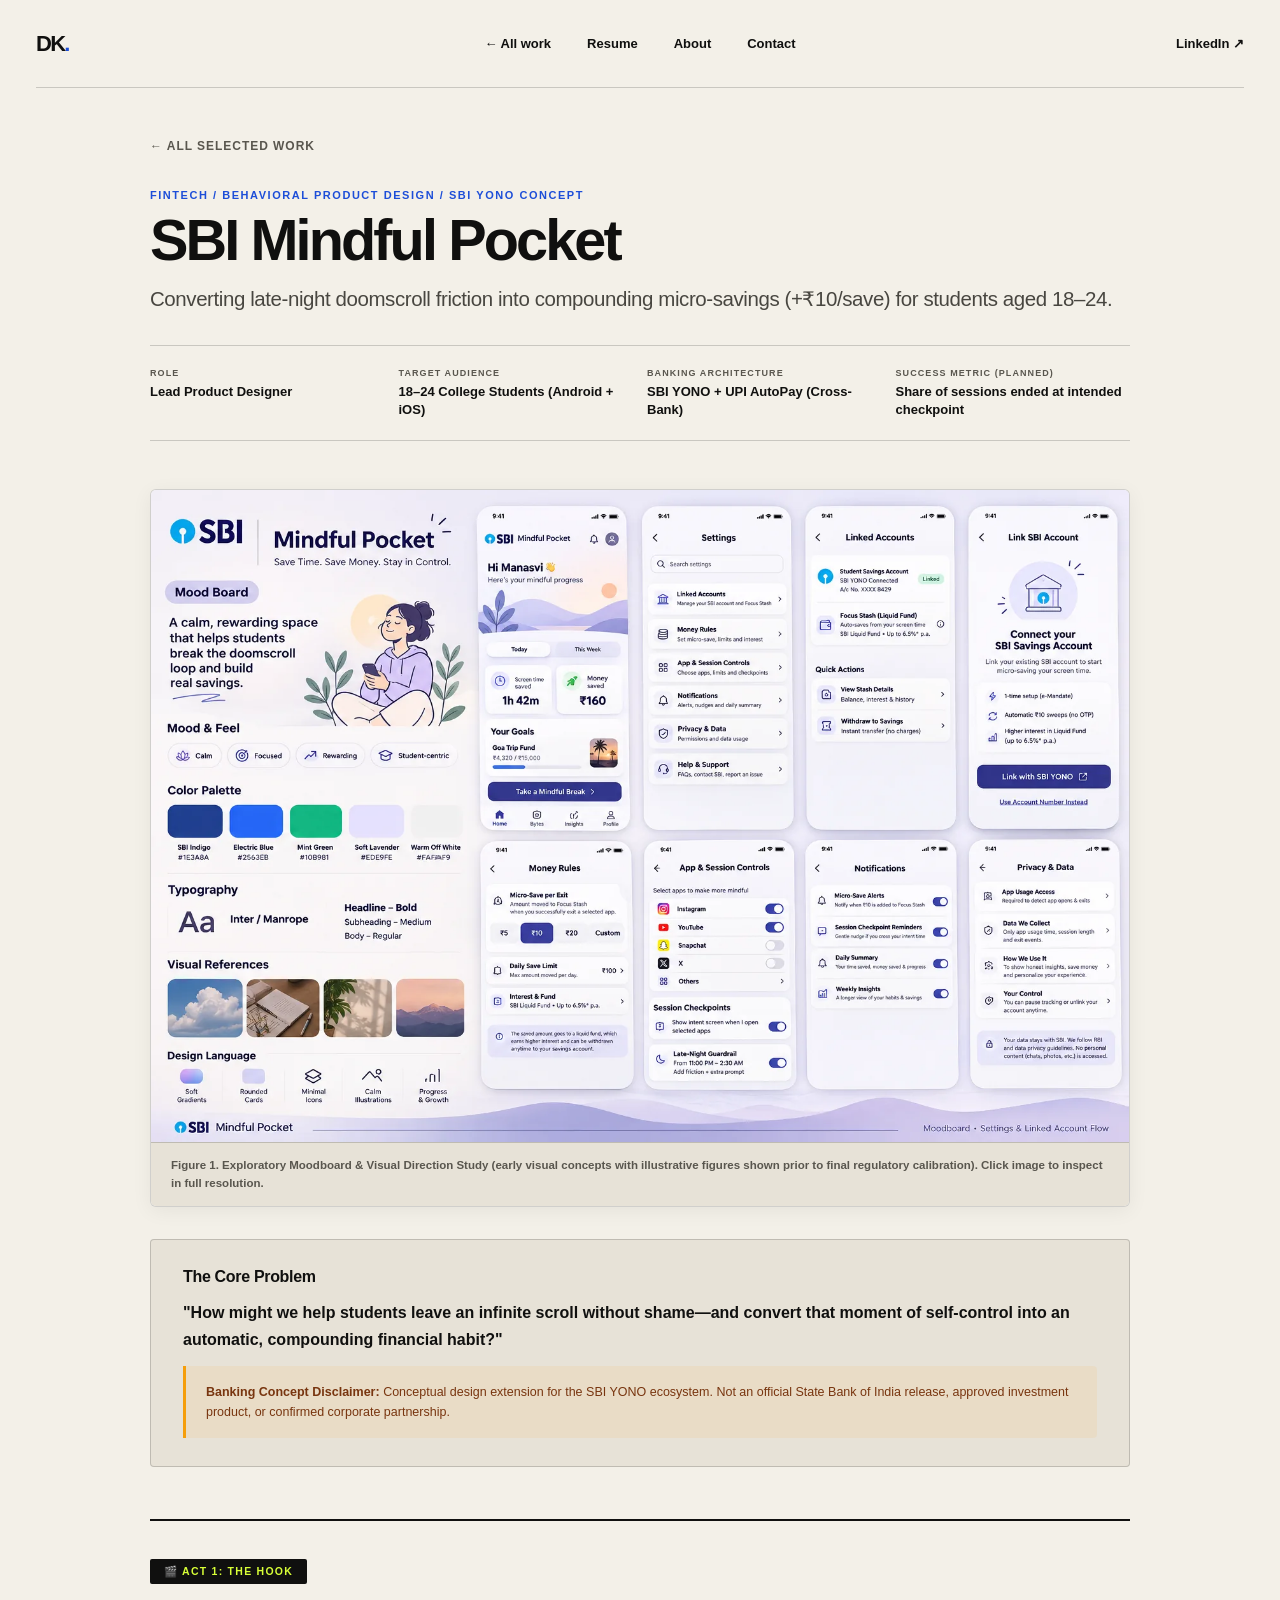
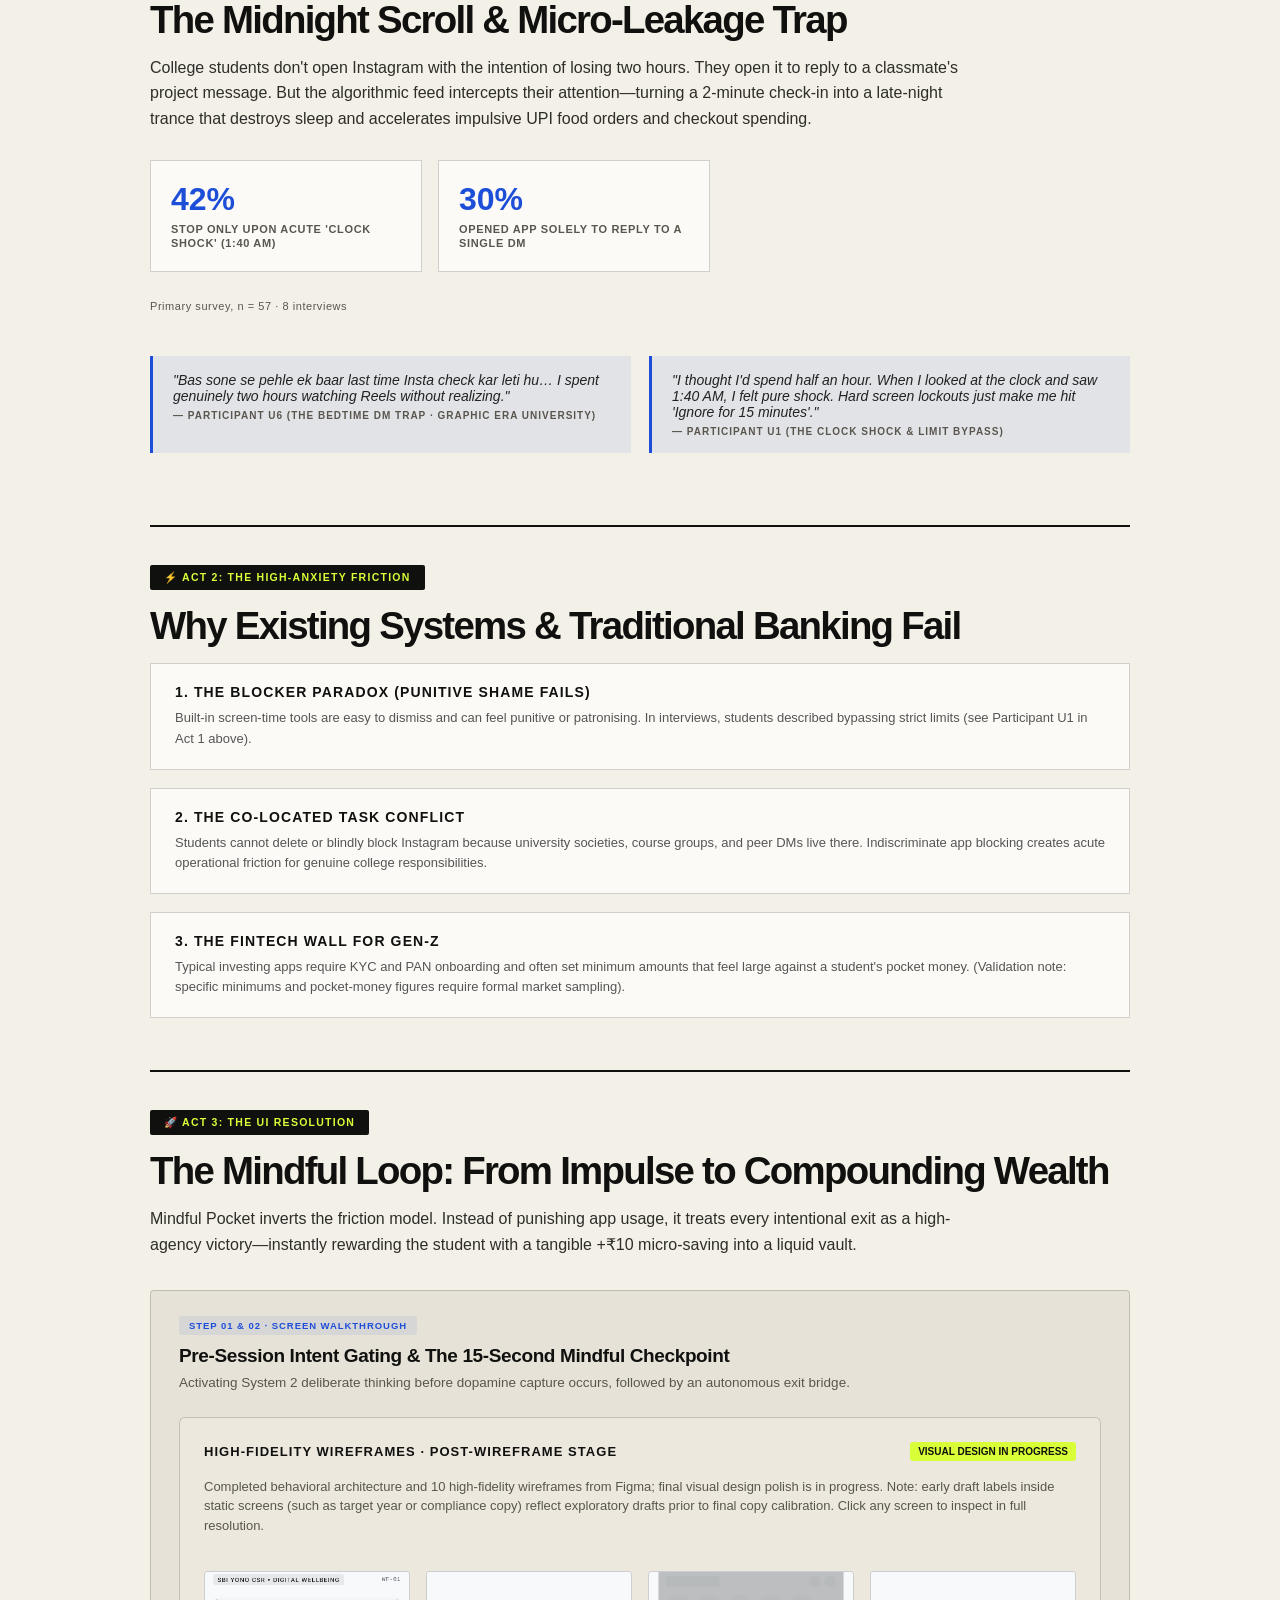
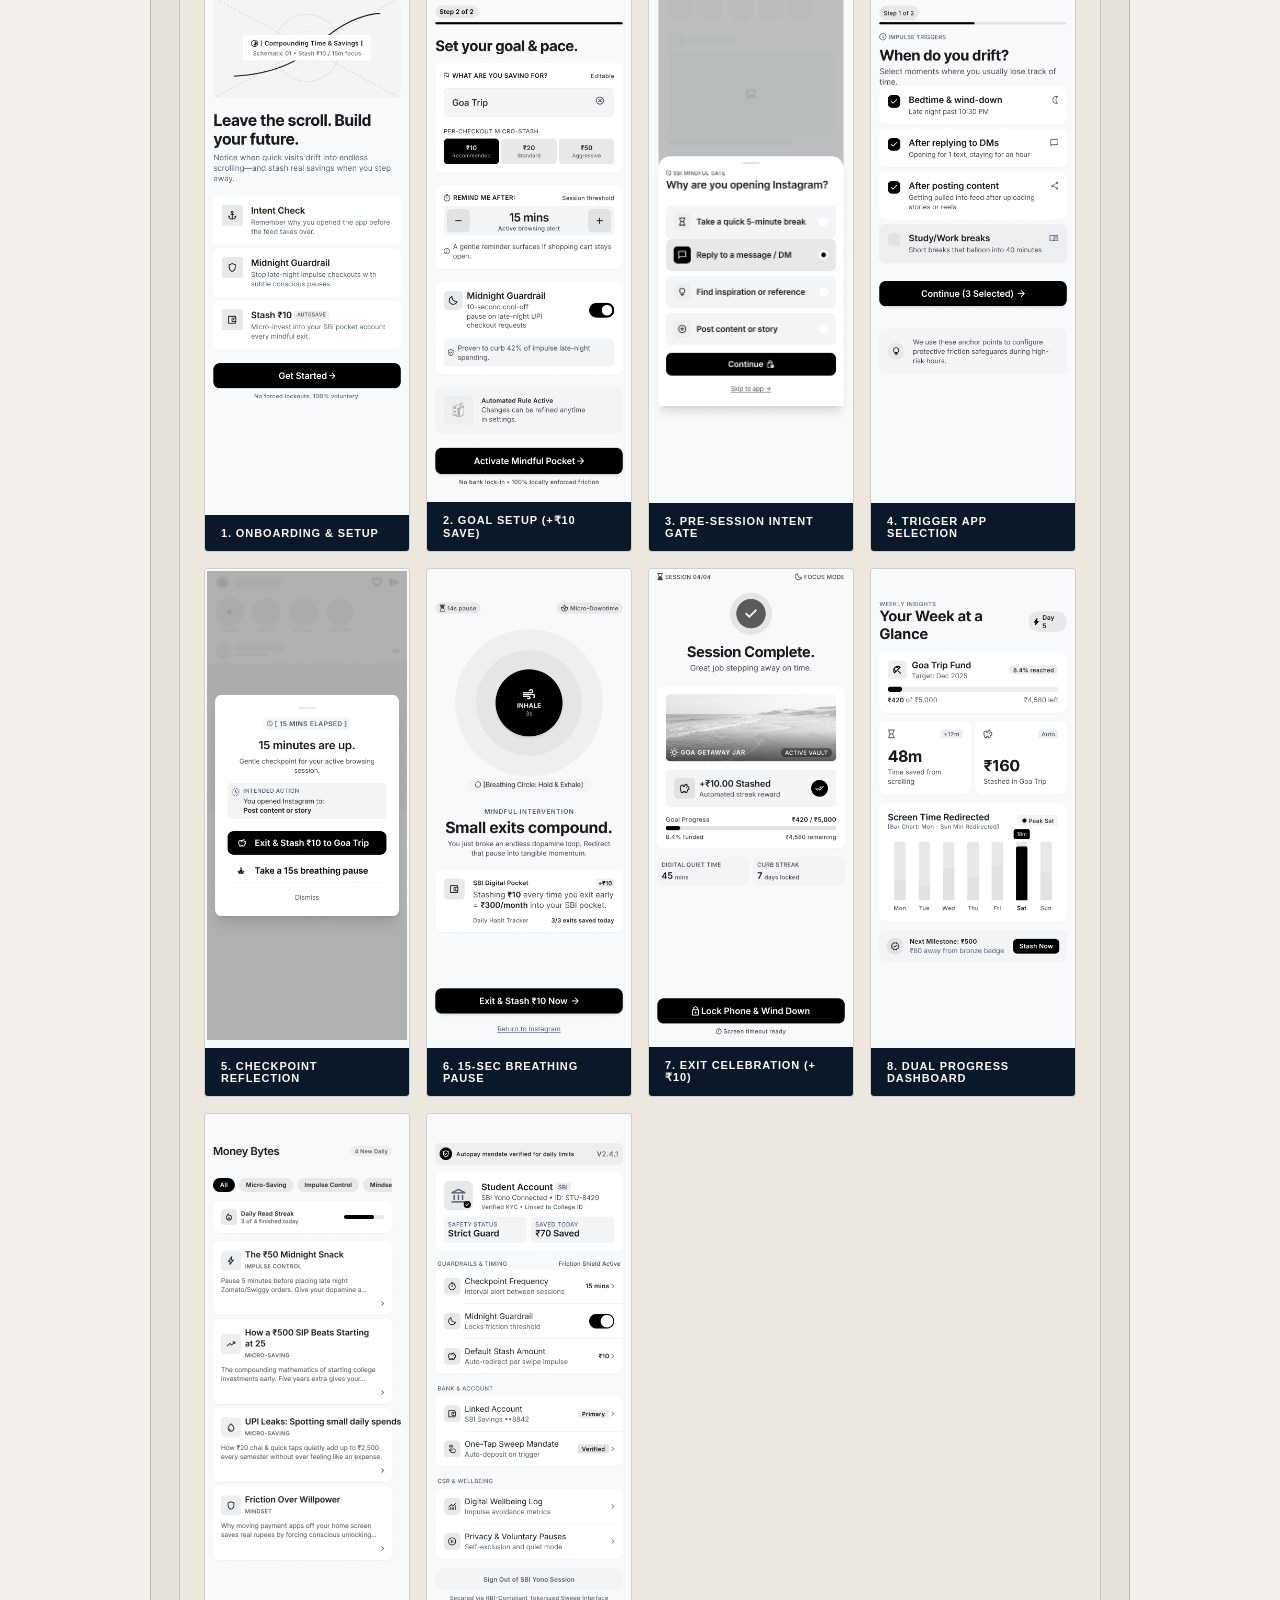
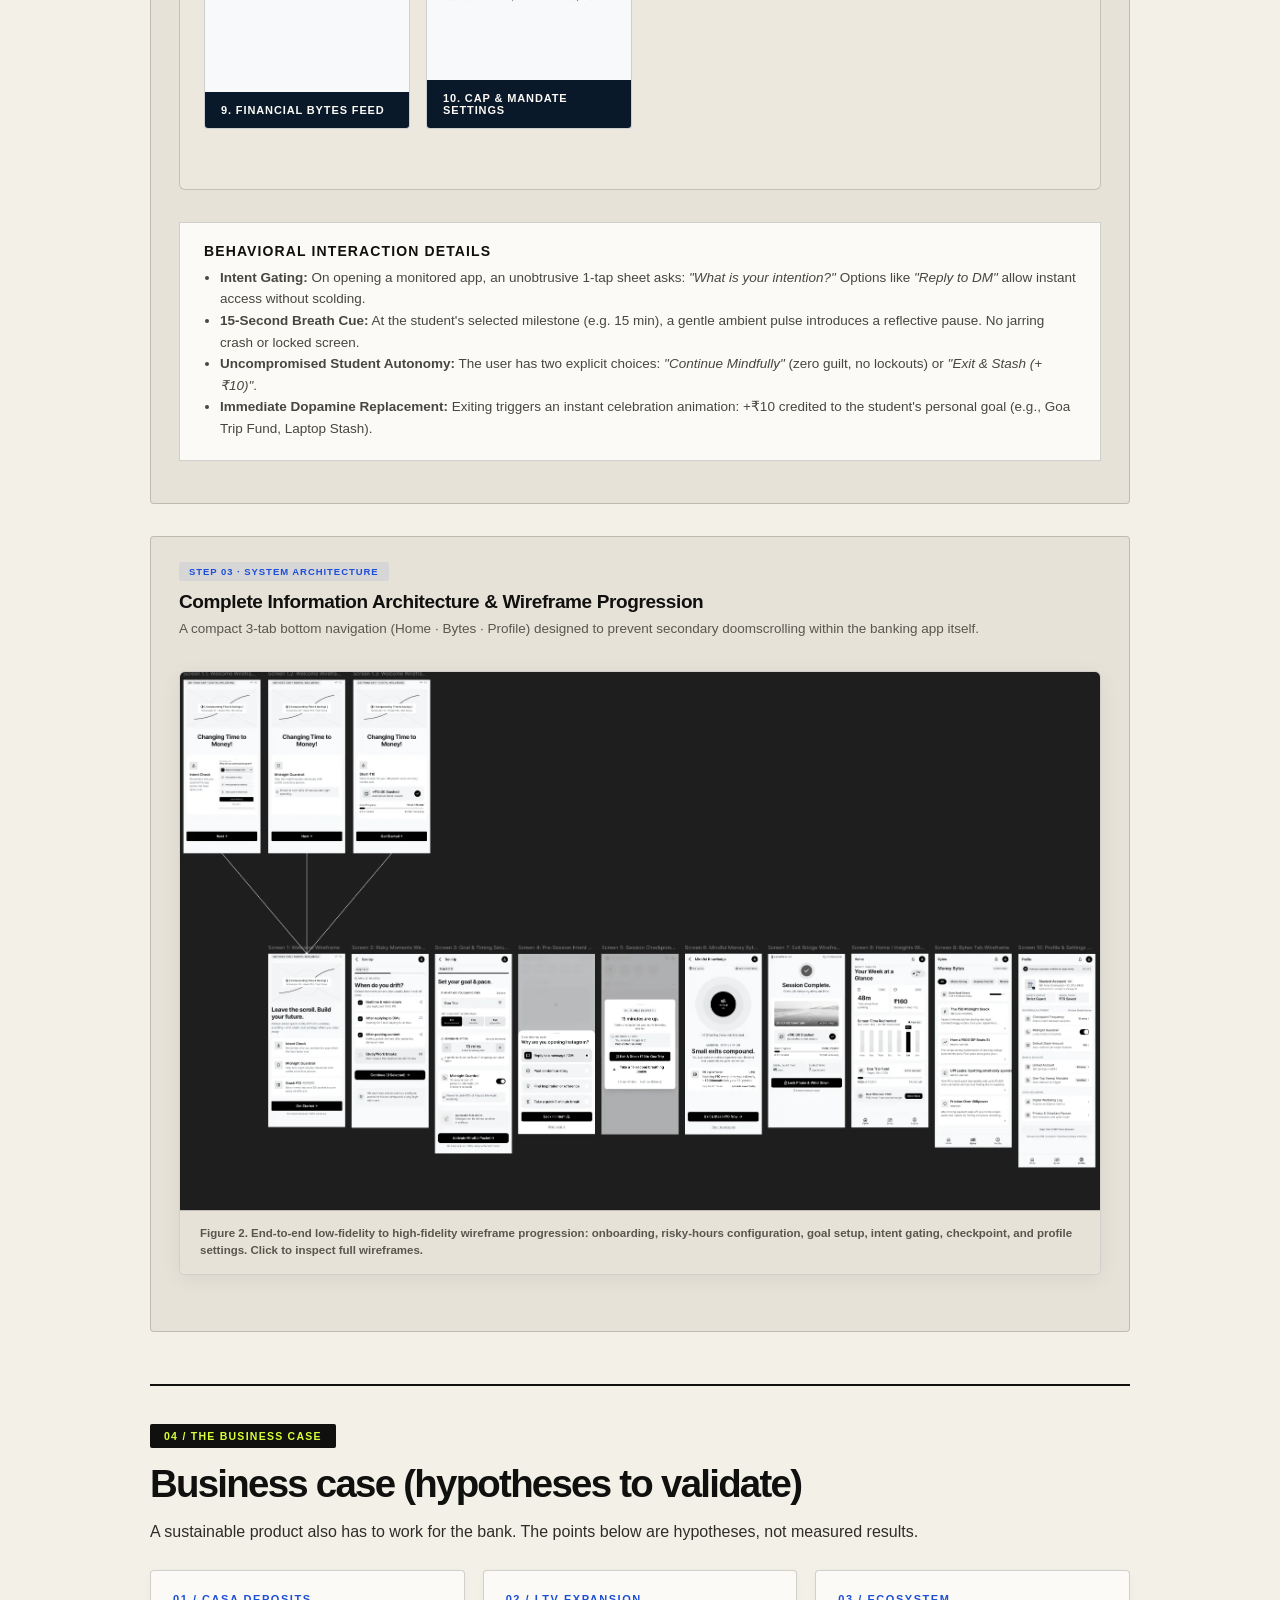
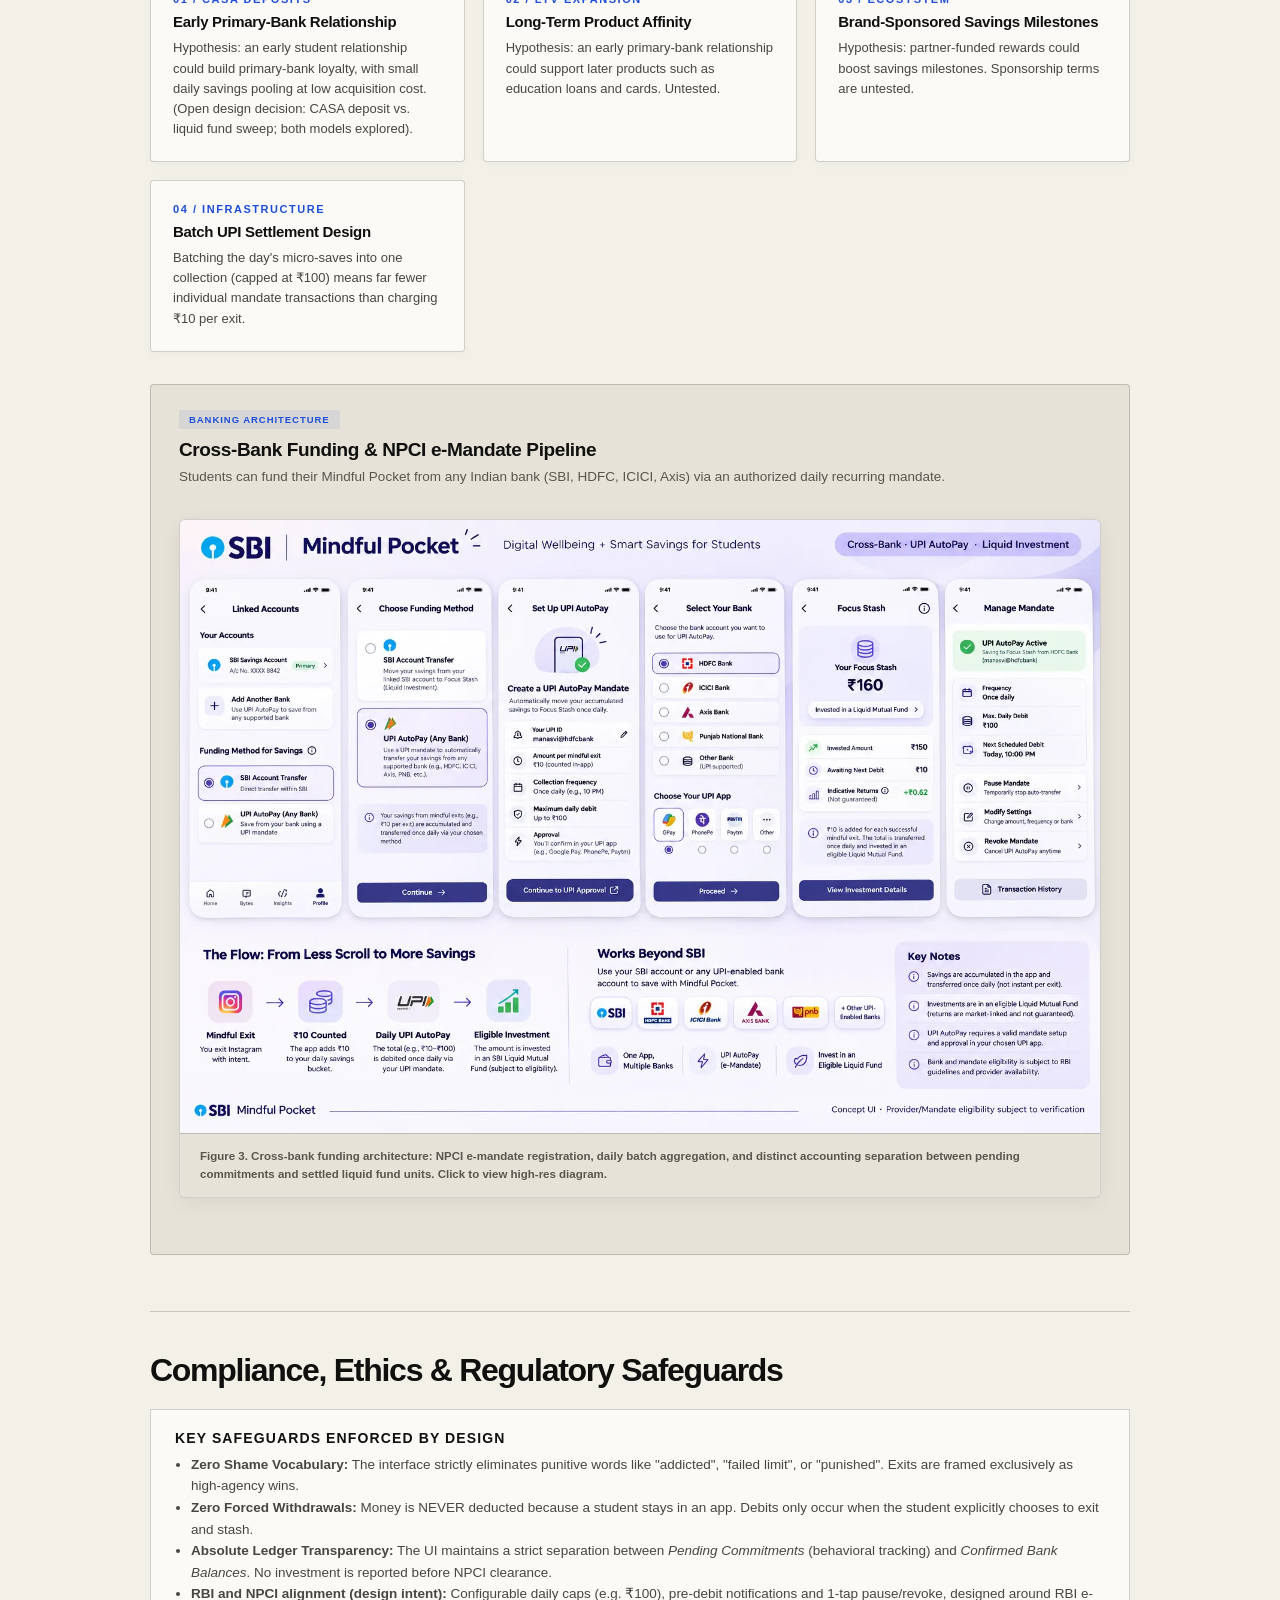
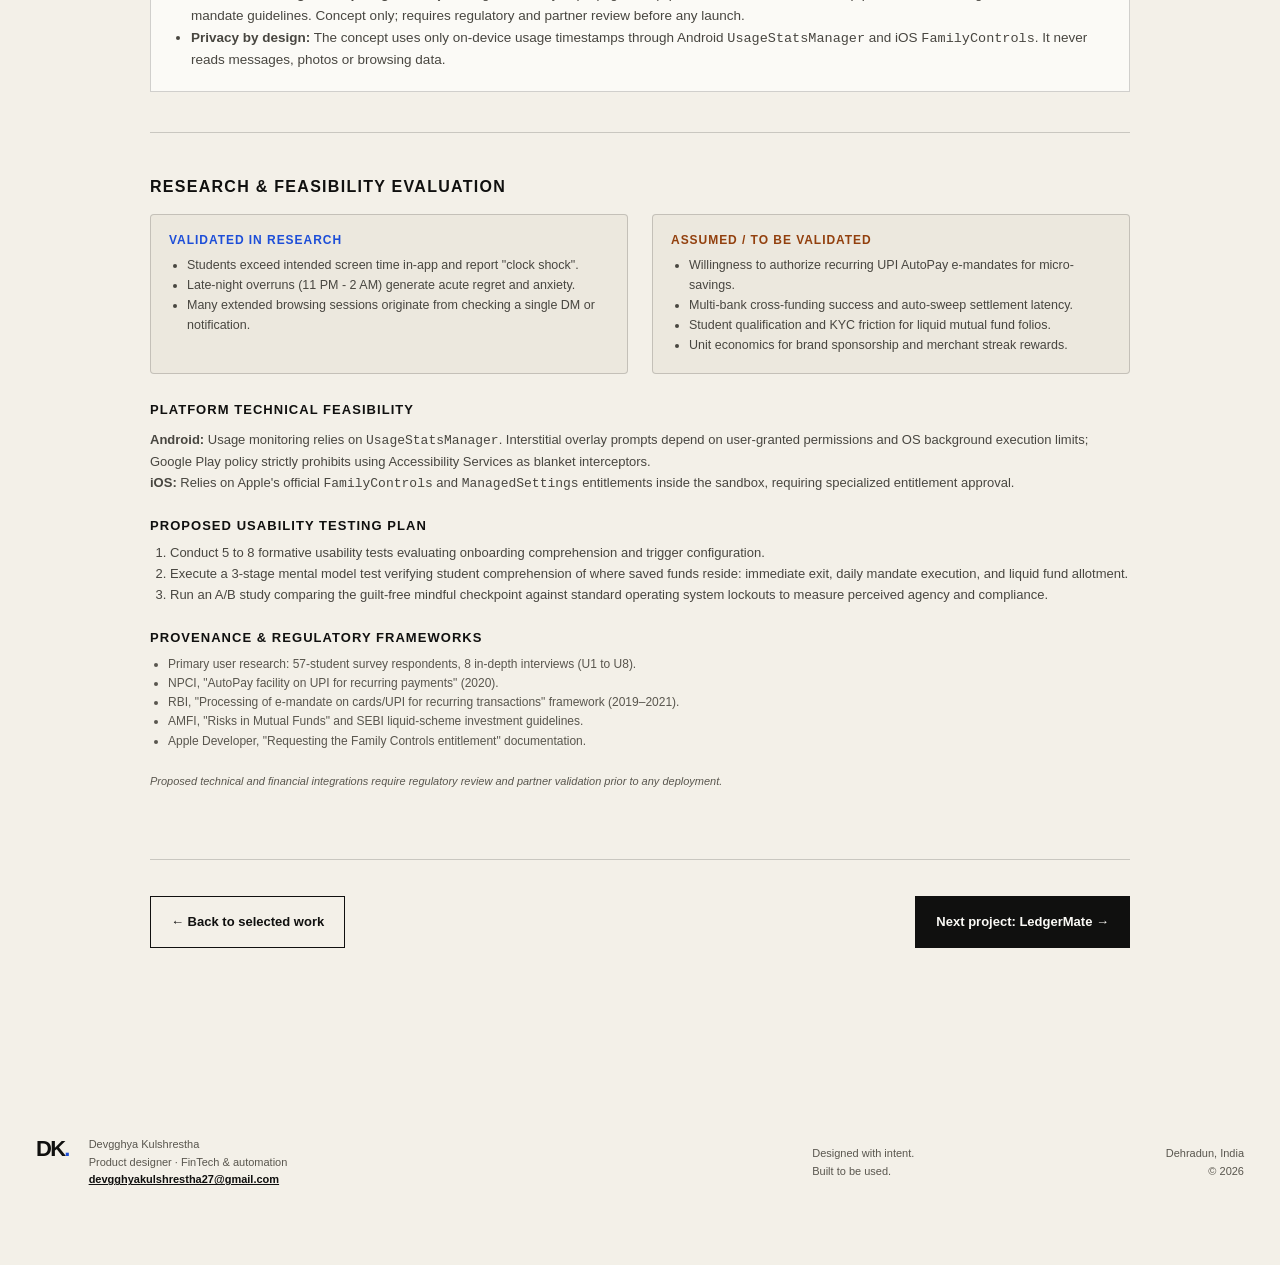
<file: work/sbi-mindful-pocket/index.html>
<!DOCTYPE html>
<html lang="en">
<head>
  <meta charset="utf-8">
  <meta name="viewport" content="width=device-width,initial-scale=1">
  <title>SBI Mindful Pocket · In-Depth Case Study | Devgghya Kulshrestha</title>
  <meta name="description" content="Turning late-night doomscrolling into compounding micro-savings: behavioral architecture and high-fidelity wireframes for SBI YONO Youth.">
  <link rel="canonical" href="https://devgghya.github.io/work/sbi-mindful-pocket/">
  <link rel="icon" href="../../assets/favicon.svg">
  <meta property="og:type" content="article">
  <meta property="og:title" content="SBI Mindful Pocket · In-Depth Case Study | Devgghya Kulshrestha">
  <meta property="og:description" content="Turning late-night doomscrolling into compounding micro-savings: behavioral architecture and high-fidelity wireframes for SBI YONO Youth.">
  <meta property="og:url" content="https://devgghya.github.io/work/sbi-mindful-pocket/">
  <meta property="og:image" content="https://devgghya.github.io/assets/sbi_wireframes/sbi_wf_dashboard.png">
  <meta name="twitter:card" content="summary_large_image">
  <meta name="twitter:title" content="SBI Mindful Pocket · In-Depth Case Study | Devgghya Kulshrestha">
  <meta name="twitter:description" content="Turning late-night doomscrolling into compounding micro-savings: behavioral architecture and high-fidelity wireframes for SBI YONO Youth.">
  <meta name="twitter:image" content="https://devgghya.github.io/assets/sbi_wireframes/sbi_wf_dashboard.png">
  <link rel="stylesheet" href="../../styles.css">
  <script type="application/ld+json">
  {
    "@context": "https://schema.org",
    "@type": "TechArticle",
    "headline": "SBI Mindful Pocket · In-Depth Case Study | Devgghya Kulshrestha",
    "description": "Turning late-night doomscrolling into compounding micro-savings: behavioral architecture and high-fidelity wireframes for SBI YONO Youth.",
    "author": {
      "@type": "Person",
      "name": "Devgghya Kulshrestha",
      "url": "https://devgghya.github.io"
    }
  }
  </script>
</head>
<body>
  <a class="skip-link" href="#main">Skip to main content</a>

  <header class="site-header shell">
    <a class="monogram" href="../../" aria-label="Devgghya Kulshrestha, home">DK<span>.</span></a>
    <nav aria-label="Primary navigation">
      <a href="../../#work">← All work</a>
      <a href="../../#resume">Resume</a>
      <a href="../../#about">About</a>
      <a href="../../#contact">Contact</a>
    </nav>
    <a class="header-link" href="https://www.linkedin.com/in/devgghya-kulshrestha-88909b314" target="_blank" rel="noopener noreferrer">LinkedIn ↗</a>
  </header>

  <main id="main" class="shell case-study-page">
    <a class="back-link" href="../../#work">← All selected work</a>

    <article class="case-study-content">
<p class="cs-eyebrow">FinTech / Behavioral Product Design / SBI YONO Concept</p>
        <h1 class="cs-title">SBI Mindful Pocket</h1>
        <p class="cs-subtitle">Converting late-night doomscroll friction into compounding micro-savings (+₹10/save) for students aged 18–24.</p>

        <div class="cs-meta-grid">
          <div class="cs-meta-item"><span>Role</span><strong>Lead Product Designer</strong></div>
          <div class="cs-meta-item"><span>Target Audience</span><strong>18–24 College Students (Android + iOS)</strong></div>
          <div class="cs-meta-item"><span>Banking Architecture</span><strong>SBI YONO + UPI AutoPay (Cross-Bank)</strong></div>
          <div class="cs-meta-item"><span>Success metric (planned)</span><strong>Share of sessions ended at intended checkpoint</strong></div>
        </div>

        <!-- Full-Resolution Hero Visual Banner -->
        <figure class="cs-figure">
          <img src="../../assets/sbi_moodboard_flow.webp" alt="SBI Mindful Pocket Design Language & Flow" loading="lazy" class="zoomable-img" tabindex="0" role="button">
          <figcaption>Figure 1. Exploratory Moodboard &amp; Visual Direction Study (early visual concepts with illustrative figures shown prior to final regulatory calibration). Click image to inspect in full resolution.</figcaption>
        </figure>

        <div class="cs-card">
          <h2>The Core Problem</h2>
          <p style="font-size:16px; font-weight:700; color:var(--ink); margin-bottom:12px;">"How might we help students leave an infinite scroll without shame—and convert that moment of self-control into an automatic, compounding financial habit?"</p>
          <div class="cs-disclaimer" style="margin:0;">
            <strong>Banking Concept Disclaimer:</strong> Conceptual design extension for the SBI YONO ecosystem. Not an official State Bank of India release, approved investment product, or confirmed corporate partnership.
          </div>
        </div>

        <!-- ACT 1: THE HOOK -->
        <div class="cs-act-section">
          <div class="cs-act-badge">🎬 ACT 1: THE HOOK</div>
          <h2 class="cs-act-title">The Midnight Scroll &amp; Micro-Leakage Trap</h2>
          <p class="cs-lead-text">College students don't open Instagram with the intention of losing two hours. They open it to reply to a classmate's project message. But the algorithmic feed intercepts their attention—turning a 2-minute check-in into a late-night trance that destroys sleep and accelerates impulsive UPI food orders and checkout spending.</p>

          <div class="cs-stats-grid" style="grid-template-columns:repeat(2,1fr);max-width:560px;">
            <div class="cs-stat-box"><strong>42%</strong><span>Stop only upon acute 'Clock Shock' (1:40 AM)</span></div>
            <div class="cs-stat-box"><strong>30%</strong><span>Opened app solely to reply to a single DM</span></div>
          </div>
          <p style="margin:10px 0 24px;font-size:11px;color:var(--muted);letter-spacing:.05em;">Primary survey, n = 57 · 8 interviews</p>

          <div class="cs-quotes-pair">
            <div class="cs-quote">
              <p>"Bas sone se pehle ek baar last time Insta check kar leti hu… I spent genuinely two hours watching Reels without realizing."</p>
              <cite>— Participant U6 (The Bedtime DM Trap · Graphic Era University)</cite>
            </div>
            <div class="cs-quote">
              <p>"I thought I'd spend half an hour. When I looked at the clock and saw 1:40 AM, I felt pure shock. Hard screen lockouts just make me hit 'Ignore for 15 minutes'."</p>
              <cite>— Participant U1 (The Clock Shock &amp; Limit Bypass)</cite>
            </div>
          </div>
        </div>

        <!-- ACT 2: THE HIGH-ANXIETY FRICTION -->
        <div class="cs-act-section">
          <div class="cs-act-badge">⚡ ACT 2: THE HIGH-ANXIETY FRICTION</div>
          <h2 class="cs-act-title">Why Existing Systems &amp; Traditional Banking Fail</h2>
          
          <div class="cs-flow-box">
            <h3>1. The Blocker Paradox (Punitive Shame Fails)</h3>
            <p>Built-in screen-time tools are easy to dismiss and can feel punitive or patronising. In interviews, students described bypassing strict limits (see Participant U1 in Act 1 above).</p>
          </div>

          <div class="cs-flow-box">
            <h3>2. The Co-Located Task Conflict</h3>
            <p>Students cannot delete or blindly block Instagram because university societies, course groups, and peer DMs live there. Indiscriminate app blocking creates acute operational friction for genuine college responsibilities.</p>
          </div>

          <div class="cs-flow-box">
            <h3>3. The FinTech Wall for Gen-Z</h3>
            <p>Typical investing apps require KYC and PAN onboarding and often set minimum amounts that feel large against a student's pocket money. (Validation note: specific minimums and pocket-money figures require formal market sampling).</p>
          </div>
        </div>

        <!-- ACT 3: THE UI RESOLUTION -->
        <div class="cs-act-section">
          <div class="cs-act-badge">🚀 ACT 3: THE UI RESOLUTION</div>
          <h2 class="cs-act-title">The Mindful Loop: From Impulse to Compounding Wealth</h2>
          <p class="cs-lead-text">Mindful Pocket inverts the friction model. Instead of punishing app usage, it treats every intentional exit as a high-agency victory—instantly rewarding the student with a tangible +₹10 micro-saving into a liquid vault.</p>

          <div class="cs-walkthrough-block">
            <div class="cs-walkthrough-header">
              <span class="cs-step-tag">Step 01 &amp; 02 · Screen Walkthrough</span>
              <h3>Pre-Session Intent Gating &amp; The 15-Second Mindful Checkpoint</h3>
              <p>Activating System 2 deliberate thinking before dopamine capture occurs, followed by an autonomous exit bridge.</p>
            </div>

            <div style="background:var(--paper-alt);border:1px solid var(--line);padding:24px;border-radius:6px;margin:24px 0 32px;">
              <div style="display:flex;justify-content:space-between;align-items:center;margin-bottom:16px;flex-wrap:wrap;gap:10px;">
                <strong style="font-size:13px;text-transform:uppercase;letter-spacing:.08em;">High-Fidelity Wireframes · Post-Wireframe Stage</strong>
                <span style="font-size:10px;background:var(--signal);color:var(--ink);padding:4px 8px;font-weight:800;border-radius:3px;text-transform:uppercase;">Visual Design in Progress</span>
              </div>
              <p style="font-size:13px;line-height:1.5;color:var(--muted);margin:0 0 20px;">
                Completed behavioral architecture and 10 high-fidelity wireframes from Figma; final visual design polish is in progress. Note: early draft labels inside static screens (such as target year or compliance copy) reflect exploratory drafts prior to final copy calibration. Click any screen to inspect in full resolution.
              </p>
              <div class="cs-screens-grid" style="grid-template-columns:repeat(auto-fit,minmax(180px,1fr));gap:16px;">
                <div class="cs-screen-item">
                  <img src="../../assets/sbi_wireframes/sbi_wf_welcome.png" alt="SBI Mindful Pocket Welcome & Onboarding Wireframe" class="zoomable-img" loading="lazy" tabindex="0" role="button">
                  <span>1. Onboarding &amp; Setup</span>
                </div>
                <div class="cs-screen-item">
                  <img src="../../assets/sbi_wireframes/sbi_wf_goal_setup.png" alt="SBI Goal Setup & Micro-Save Target Wireframe" class="zoomable-img" loading="lazy" tabindex="0" role="button">
                  <span>2. Goal Setup (+₹10 Save)</span>
                </div>
                <div class="cs-screen-item">
                  <img src="../../assets/sbi_wireframes/sbi_wf_intent_gate.png" alt="SBI Intent Gating Screen Wireframe" class="zoomable-img" loading="lazy" tabindex="0" role="button">
                  <span>3. Pre-Session Intent Gate</span>
                </div>
                <div class="cs-screen-item">
                  <img src="../../assets/sbi_wireframes/sbi_wf_triggers.png" alt="SBI App Intervention Trigger Select Wireframe" class="zoomable-img" loading="lazy" tabindex="0" role="button">
                  <span>4. Trigger App Selection</span>
                </div>
                <div class="cs-screen-item">
                  <img src="../../assets/sbi_wireframes/sbi_wf_checkpoint.png" alt="SBI Checkpoint Prompt Wireframe" class="zoomable-img" loading="lazy" tabindex="0" role="button">
                  <span>5. Checkpoint Reflection</span>
                </div>
                <div class="cs-screen-item">
                  <img src="../../assets/sbi_wireframes/sbi_wf_breathing_pause.png" alt="SBI 15-Second Breathing Pause Wireframe" class="zoomable-img" loading="lazy" tabindex="0" role="button">
                  <span>6. 15-Sec Breathing Pause</span>
                </div>
                <div class="cs-screen-item">
                  <img src="../../assets/sbi_wireframes/sbi_wf_exit_celebration.png" alt="SBI Exit Celebration & Micro-Save Wireframe" class="zoomable-img" loading="lazy" tabindex="0" role="button">
                  <span>7. Exit Celebration (+₹10)</span>
                </div>
                <div class="cs-screen-item">
                  <img src="../../assets/sbi_wireframes/sbi_wf_dashboard.png" alt="SBI Micro-Savings Dashboard Wireframe" class="zoomable-img" loading="lazy" tabindex="0" role="button">
                  <span>8. Dual Progress Dashboard</span>
                </div>
                <div class="cs-screen-item">
                  <img src="../../assets/sbi_wireframes/sbi_wf_bytes_feed.png" alt="SBI Habit-building Bytes Feed Wireframe" class="zoomable-img" loading="lazy" tabindex="0" role="button">
                  <span>9. Financial Bytes Feed</span>
                </div>
                <div class="cs-screen-item">
                  <img src="../../assets/sbi_wireframes/sbi_wf_settings.png" alt="SBI Settings & Mandate Controls Wireframe" class="zoomable-img" loading="lazy" tabindex="0" role="button">
                  <span>10. Cap &amp; Mandate Settings</span>
                </div>
              </div>
            </div>

            <div class="cs-flow-box">
              <h3>Behavioral Interaction Details</h3>
              <ul style="margin:8px 0 0 16px; padding:0; font-size:13.5px; line-height:1.6; color:#484640;">
                <li><strong>Intent Gating:</strong> On opening a monitored app, an unobtrusive 1-tap sheet asks: <em>"What is your intention?"</em> Options like <em>"Reply to DM"</em> allow instant access without scolding.</li>
                <li><strong>15-Second Breath Cue:</strong> At the student's selected milestone (e.g. 15 min), a gentle ambient pulse introduces a reflective pause. No jarring crash or locked screen.</li>
                <li><strong>Uncompromised Student Autonomy:</strong> The user has two explicit choices: <em>"Continue Mindfully"</em> (zero guilt, no lockouts) or <em>"Exit &amp; Stash (+₹10)"</em>.</li>
                <li><strong>Immediate Dopamine Replacement:</strong> Exiting triggers an instant celebration animation: +₹10 credited to the student's personal goal (e.g., Goa Trip Fund, Laptop Stash).</li>
              </ul>
            </div>
          </div>

          <div class="cs-walkthrough-block">
            <div class="cs-walkthrough-header">
              <span class="cs-step-tag">Step 03 · System Architecture</span>
              <h3>Complete Information Architecture &amp; Wireframe Progression</h3>
              <p>A compact 3-tab bottom navigation (Home · Bytes · Profile) designed to prevent secondary doomscrolling within the banking app itself.</p>
            </div>

            <figure class="cs-figure">
              <img src="../../assets/sbi_wireframes_flow.webp" alt="SBI Mindful Pocket Wireframe Flows" loading="lazy" class="zoomable-img" tabindex="0" role="button">
              <figcaption>Figure 2. End-to-end low-fidelity to high-fidelity wireframe progression: onboarding, risky-hours configuration, goal setup, intent gating, checkpoint, and profile settings. Click to inspect full wireframes.</figcaption>
            </figure>
          </div>
        </div>

        <!-- ACT 4: THE BANKING BUSINESS CLIMAX -->
        <div class="cs-act-section">
          <div class="cs-act-badge">04 / The business case</div>
          <h2 class="cs-act-title">Business case (hypotheses to validate)</h2>
          <p class="cs-lead-text">A sustainable product also has to work for the bank. The points below are hypotheses, not measured results.</p>

          <div class="cs-business-grid">
            <div class="cs-biz-card">
              <div class="cs-biz-num">01 / CASA DEPOSITS</div>
              <h3>Early Primary-Bank Relationship</h3>
              <p>Hypothesis: an early student relationship could build primary-bank loyalty, with small daily savings pooling at low acquisition cost. (Open design decision: CASA deposit vs. liquid fund sweep; both models explored).</p>
            </div>

            <div class="cs-biz-card">
              <div class="cs-biz-num">02 / LTV EXPANSION</div>
              <h3>Long-Term Product Affinity</h3>
              <p>Hypothesis: an early primary-bank relationship could support later products such as education loans and cards. Untested.</p>
            </div>

            <div class="cs-biz-card">
              <div class="cs-biz-num">03 / ECOSYSTEM</div>
              <h3>Brand-Sponsored Savings Milestones</h3>
              <p>Hypothesis: partner-funded rewards could boost savings milestones. Sponsorship terms are untested.</p>
            </div>

            <div class="cs-biz-card">
              <div class="cs-biz-num">04 / INFRASTRUCTURE</div>
              <h3>Batch UPI Settlement Design</h3>
              <p>Batching the day's micro-saves into one collection (capped at ₹100) means far fewer individual mandate transactions than charging ₹10 per exit.</p>
            </div>
          </div>

          <div class="cs-walkthrough-block">
            <div class="cs-walkthrough-header">
              <span class="cs-step-tag">Banking Architecture</span>
              <h3>Cross-Bank Funding &amp; NPCI e-Mandate Pipeline</h3>
              <p>Students can fund their Mindful Pocket from any Indian bank (SBI, HDFC, ICICI, Axis) via an authorized daily recurring mandate.</p>
            </div>

            <figure class="cs-figure">
              <img src="../../assets/sbi_crossbank_mandate_flow.webp" alt="SBI Cross-Bank Mandate and Multi-Bank AutoPay Flow" loading="lazy" class="zoomable-img" tabindex="0" role="button">
              <figcaption>Figure 3. Cross-bank funding architecture: NPCI e-mandate registration, daily batch aggregation, and distinct accounting separation between pending commitments and settled liquid fund units. Click to view high-res diagram.</figcaption>
            </figure>
          </div>
        </div>

        <!-- Compliance & Regulatory Guardrails -->
        <div class="cs-section">
          <h2>Compliance, Ethics &amp; Regulatory Safeguards</h2>
          <div class="cs-flow-box">
            <h3>Key Safeguards Enforced by Design</h3>
            <ul style="margin:8px 0 0 16px; padding:0; font-size:13.5px; line-height:1.6; color:#484640;">
              <li><strong>Zero Shame Vocabulary:</strong> The interface strictly eliminates punitive words like "addicted", "failed limit", or "punished". Exits are framed exclusively as high-agency wins.</li>
              <li><strong>Zero Forced Withdrawals:</strong> Money is NEVER deducted because a student stays in an app. Debits only occur when the student explicitly chooses to exit and stash.</li>
              <li><strong>Absolute Ledger Transparency:</strong> The UI maintains a strict separation between <em>Pending Commitments</em> (behavioral tracking) and <em>Confirmed Bank Balances</em>. No investment is reported before NPCI clearance.</li>
              <li><strong>RBI and NPCI alignment (design intent):</strong> Configurable daily caps (e.g. ₹100), pre-debit notifications and 1-tap pause/revoke, designed around RBI e-mandate guidelines. Concept only; requires regulatory and partner review before any launch.</li>
              <li><strong>Privacy by design:</strong> The concept uses only on-device usage timestamps through Android <code>UsageStatsManager</code> and iOS <code>FamilyControls</code>. It never reads messages, photos or browsing data.</li>
            </ul>
          </div>
        </div>


        <!-- Appendix C: Restored Credibility Sections -->
        <div class="cs-credibility-block" style="border-top:1px solid var(--line);margin-top:40px;padding-top:32px;">
          <h2 style="font-size:16px;text-transform:uppercase;letter-spacing:.08em;margin-bottom:18px;">Research &amp; Feasibility Evaluation</h2>
          
          <div class="cs-credibility-grid">
            <div style="background:var(--paper-alt);padding:18px;border-radius:4px;border:1px solid var(--line);">
              <strong style="display:block;font-size:12px;text-transform:uppercase;letter-spacing:.08em;margin-bottom:8px;color:var(--blue);">Validated in Research</strong>
              <ul style="margin:0;padding-left:18px;font-size:12.5px;line-height:1.6;color:#484640;">
                <li>Students exceed intended screen time in-app and report "clock shock".</li>
                <li>Late-night overruns (11 PM - 2 AM) generate acute regret and anxiety.</li>
                <li>Many extended browsing sessions originate from checking a single DM or notification.</li>
              </ul>
            </div>
            <div style="background:var(--paper-alt);padding:18px;border-radius:4px;border:1px solid var(--line);">
              <strong style="display:block;font-size:12px;text-transform:uppercase;letter-spacing:.08em;margin-bottom:8px;color:var(--warn-ink);">Assumed / To Be Validated</strong>
              <ul style="margin:0;padding-left:18px;font-size:12.5px;line-height:1.6;color:#484640;">
                <li>Willingness to authorize recurring UPI AutoPay e-mandates for micro-savings.</li>
                <li>Multi-bank cross-funding success and auto-sweep settlement latency.</li>
                <li>Student qualification and KYC friction for liquid mutual fund folios.</li>
                <li>Unit economics for brand sponsorship and merchant streak rewards.</li>
              </ul>
            </div>
          </div>

          <h3 style="font-size:13px;text-transform:uppercase;letter-spacing:.08em;margin:24px 0 10px;">Platform Technical Feasibility</h3>
          <p style="font-size:13px;line-height:1.6;color:#484640;margin-bottom:16px;">
            <strong>Android:</strong> Usage monitoring relies on <code>UsageStatsManager</code>. Interstitial overlay prompts depend on user-granted permissions and OS background execution limits; Google Play policy strictly prohibits using Accessibility Services as blanket interceptors.<br>
            <strong>iOS:</strong> Relies on Apple's official <code>FamilyControls</code> and <code>ManagedSettings</code> entitlements inside the sandbox, requiring specialized entitlement approval.
          </p>

          <h3 style="font-size:13px;text-transform:uppercase;letter-spacing:.08em;margin:24px 0 10px;">Proposed Usability Testing Plan</h3>
          <ol style="margin:0 0 24px;padding-left:20px;font-size:13px;line-height:1.6;color:#484640;">
            <li>Conduct 5 to 8 formative usability tests evaluating onboarding comprehension and trigger configuration.</li>
            <li>Execute a 3-stage mental model test verifying student comprehension of where saved funds reside: immediate exit, daily mandate execution, and liquid fund allotment.</li>
            <li>Run an A/B study comparing the guilt-free mindful checkpoint against standard operating system lockouts to measure perceived agency and compliance.</li>
          </ol>

          <h3 style="font-size:13px;text-transform:uppercase;letter-spacing:.08em;margin:24px 0 10px;">Provenance &amp; Regulatory Frameworks</h3>
          <ul style="margin:0 0 24px;padding-left:18px;font-size:12px;line-height:1.6;color:var(--muted);">
            <li>Primary user research: 57-student survey respondents, 8 in-depth interviews (U1 to U8).</li>
            <li>NPCI, "AutoPay facility on UPI for recurring payments" (2020).</li>
            <li>RBI, "Processing of e-mandate on cards/UPI for recurring transactions" framework (2019–2021).</li>
            <li>AMFI, "Risks in Mutual Funds" and SEBI liquid-scheme investment guidelines.</li>
            <li>Apple Developer, "Requesting the Family Controls entitlement" documentation.</li>
          </ul>
          <p style="font-size:11px;color:var(--muted);font-style:italic;">Proposed technical and financial integrations require regulatory review and partner validation prior to any deployment.</p>
        </div>
    </article>

    <div class="cs-pagination">
      <a href="../../#work" class="button button-secondary">← Back to selected work</a>
      <a href="../ledgermate/" class="button button-primary">Next project: LedgerMate →</a>
    </div>
  </main>

  <footer class="site-footer shell">
    <div>
      <span class="monogram">DK<span>.</span></span>
      <p>Devgghya Kulshrestha<br>Product designer · FinTech &amp; automation<br><a href="mailto:devgghyakulshrestha27@gmail.com" class="footer-email">devgghyakulshrestha27@gmail.com</a></p>
    </div>
    <p>Designed with intent.<br>Built to be used.</p>
    <p>Dehradun, India<br>© 2026</p>
  </footer>

  <!-- Full-Resolution Image Lightbox -->
  <div id="cs-lightbox" class="lightbox-modal" onclick="closeLightbox(event)" aria-hidden="true" role="dialog" aria-modal="true" aria-label="Full-resolution image preview">
    <button type="button" class="lightbox-close" onclick="closeLightbox(event)" aria-label="Close image zoom">✕ Close</button>
    <img id="lightbox-img" alt="Full resolution preview">
    <p id="lightbox-caption" class="lightbox-caption"></p>
  </div>

  <script>
    let lastFocusedBeforeLightbox = null;
    function openLightbox(src, caption) {
      const lb = document.getElementById('cs-lightbox');
      const img = document.getElementById('lightbox-img');
      const cap = document.getElementById('lightbox-caption');
      if (!lb || !img) return;
      lastFocusedBeforeLightbox = document.activeElement;
      img.src = src;
      cap.textContent = caption || '';
      lb.classList.add('is-active');
      lb.setAttribute('aria-hidden', 'false');
      document.body.classList.add('modal-open');
      lb.querySelector('.lightbox-close')?.focus();
    }
    function closeLightbox(e) {
      if (e && e.target && e.target.id === 'lightbox-img') return;
      const lb = document.getElementById('cs-lightbox');
      const img = document.getElementById('lightbox-img');
      if (!lb || !lb.classList.contains('is-active')) return;
      lb.classList.remove('is-active');
      lb.setAttribute('aria-hidden', 'true');
      document.body.classList.remove('modal-open');
      if (img) img.removeAttribute('src');
      if (lastFocusedBeforeLightbox && typeof lastFocusedBeforeLightbox.focus === 'function') {
        lastFocusedBeforeLightbox.focus();
      }
    }
    document.addEventListener('keydown', (e) => {
      if (e.key === 'Escape') closeLightbox();
    });
    document.querySelectorAll('.cs-figure img, .cs-screens-grid img, .zoomable-img').forEach(img => {
      const trigger = () => {
        const figcaption = img.closest('figure')?.querySelector('figcaption')?.textContent 
          || img.parentElement?.querySelector('span')?.textContent 
          || img.alt;
        openLightbox(img.src, figcaption);
      };
      img.addEventListener('click', trigger);
      img.addEventListener('keydown', (e) => {
        if (e.key === 'Enter' || e.key === ' ') {
          e.preventDefault();
          trigger();
        }
      });
    });
  </script>
</body>
</html>
</file>
<file: styles.css>
:root { --ink:#10100f; --paper:#f3f0e8; --paper-2:#e7e2d7; --paper-alt:#ece8de; --muted:#59564e; --warn-ink:#92400e; --line:rgba(16,16,15,.18); --signal:#d8ff37; --blue:#1d4ed8; --blue-hover:#1e40af; --blue-on-dark:#60a5fa; --blue-tint:rgba(29,78,216,.08); --white:#fbfaf6; }
* { box-sizing:border-box; }
html { scroll-behavior:smooth; background:var(--paper); }
body { margin:0; background:var(--paper); color:var(--ink); font-family:Arial,Helvetica,sans-serif; -webkit-font-smoothing:antialiased; }
a { color:inherit; text-decoration:none; }
img { display:block; max-width:100%; }
::selection { background:var(--signal); color:var(--ink); }
.shell { width:min(1380px,calc(100% - 72px)); margin-inline:auto; }
.skip-link { position:fixed; top:-100px; left:16px; z-index:100; background:var(--signal); padding:12px 18px; font-weight:700; }
.skip-link:focus { top:16px; }

.site-header { height:88px; display:grid; grid-template-columns:1fr auto 1fr; align-items:center; border-bottom:1px solid var(--line); position:relative; z-index:10; }
.monogram { font-weight:900; font-size:22px; letter-spacing:-.08em; width:max-content; }
.monogram span { color:var(--blue); }
.site-header nav { display:flex; gap:36px; font-size:13px; font-weight:700; }
.site-header nav a,.header-link { transition:opacity 180ms ease; }
.site-header nav a:hover,.header-link:hover { opacity:.55; }
.header-link { justify-self:end; display:flex; align-items:center; gap:7px; font-size:13px; font-weight:700; }

.hero { min-height:min(calc(100svh - 88px), 880px); display:flex; flex-direction:column; padding-top:34px; }
.hero-grid { flex:1; display:grid; grid-template-columns:minmax(0,1.45fr) minmax(330px,.55fr); gap:70px; align-items:center; padding:48px 0; }
.eyebrow,.section-kicker { margin:0; text-transform:uppercase; letter-spacing:.16em; font-size:11px; font-weight:800; color:var(--muted); }
.hero h1 { margin:22px 0 28px; font-size:clamp(58px,7.6vw,124px); line-height:.96; letter-spacing:-.045em; max-width:970px; font-weight:800; }
.hero h1 span { color:var(--blue); }
.hero-intro { max-width:690px; margin:0; font-size:clamp(17px,1.5vw,23px); line-height:1.52; letter-spacing:-.025em; color:#484640; }
.hero-actions { display:flex; gap:12px; margin-top:38px; flex-wrap:wrap; }
.button { min-height:52px; padding:0 20px; display:inline-flex; align-items:center; justify-content:center; gap:10px; border:1px solid var(--ink); font-size:13px; font-weight:800; transition:transform 180ms ease,background 180ms ease,color 180ms ease; }
.button:hover { transform:translateY(-3px); }
.button-primary { background:var(--ink); color:var(--white); }
.button-primary:hover { background:var(--blue); border-color:var(--blue); }
.button-secondary { background:transparent; }
.button-secondary:hover { background:var(--white); }
.hero-panel { border:1px solid var(--ink); background:var(--ink); color:var(--white); padding:18px; min-height:440px; display:flex; flex-direction:column; box-shadow:14px 14px 0 var(--signal); }
.hero-panel-top { display:flex; justify-content:space-between; color:#aaa9a2; text-transform:uppercase; font-size:9px; letter-spacing:.14em; border-bottom:1px solid #3a3a37; padding-bottom:16px; }
.current-project { display:grid; grid-template-columns:48px 1fr; gap:15px; padding:38px 0 42px; align-items:start; }
.current-index { color:var(--signal); font-size:11px; font-weight:800; }
.current-project p { margin:0 0 8px; font-size:10px; color:#aaa9a2; text-transform:uppercase; letter-spacing:.12em; }
.current-project h2 { margin:0; font-size:clamp(28px,3vw,44px); letter-spacing:-.055em; line-height:.95; }
.role-stack { margin-top:auto; }
.role-stack>a,.role-stack>div { display:grid; grid-template-columns:35px 1fr auto; align-items:center; border-top:1px solid #3a3a37; min-height:58px; transition:background 180ms ease; }
.role-stack>a:hover { background:rgba(255,255,255,.04); }
.role-stack span:first-child { color:#a8a69e; font-size:10px; }
.role-stack p { margin:0; font-size:13px; font-weight:700; }
.role-stack span:last-child,.role-stack svg { color:var(--signal); font-size:13px; transition:transform 180ms ease; }
.role-stack>a:hover span:last-child,.role-stack>a:hover svg { transform:translate(2px, 2px); }
.hero-foot { display:grid; grid-template-columns:auto 1fr auto; gap:18px; align-items:center; padding:20px 0 24px; border-top:1px solid var(--line); }
.hero-foot p { margin:0; font-size:9px; font-weight:800; text-transform:uppercase; letter-spacing:.14em; color:var(--muted); }
.hero-foot div { height:1px; background:var(--line); }

.work-section { padding:120px 0 130px; }
.section-heading { display:grid; grid-template-columns:210px minmax(0,1.2fr) minmax(280px,.55fr); gap:40px; align-items:end; margin-bottom:74px; }
.section-heading h2 { margin:0; font-size:clamp(46px,6vw,90px); line-height:.93; letter-spacing:-.065em; max-width:800px; }
.section-heading>p:last-child { margin:0; color:var(--muted); line-height:1.7; font-size:15px; max-width:420px; }
.project { display:grid; grid-template-columns:minmax(0,1.45fr) minmax(370px,.55fr); border-top:1px solid var(--ink); padding:48px 0 80px; gap:62px; }
.project-reverse { grid-template-columns:minmax(370px,.55fr) minmax(0,1.45fr); }
.project-reverse .project-visual { order:2; }
.project-reverse .project-info { order:1; }
.project-visual { min-width:0; overflow:hidden; }
.project-info { display:flex; flex-direction:column; }
.project-meta { display:grid; grid-template-columns:40px 1fr auto; gap:10px; font-size:9px; font-weight:800; text-transform:uppercase; letter-spacing:.12em; color:var(--muted); padding-top:4px; }
.project-info>h3 { font-size:clamp(48px,5.5vw,84px); line-height:.95; letter-spacing:-.05em; margin:28px 0 20px; }
.project-lede { margin:0; font-size:18px; line-height:1.55; letter-spacing:-.025em; }
.project-details { margin:auto 0 34px; border-top:1px solid var(--line); }
.project-details>div { display:grid; grid-template-columns:92px 1fr; gap:18px; padding:18px 0; border-bottom:1px solid var(--line); }
.project-details span { text-transform:uppercase; font-size:9px; font-weight:800; letter-spacing:.12em; color:var(--muted); }
.project-details p { margin:0; font-size:13px; line-height:1.55; }
.project-link { display:flex; align-items:center; justify-content:space-between; gap:20px; padding:19px 0; border-bottom:2px solid var(--ink); font-size:13px; font-weight:800; }
.project-link span,.project-link svg { display:inline-block; transition:transform 180ms ease; }
.project-link:hover span,.project-link:hover svg { transform:translate(4px,-4px); }
.project-status-row { display:flex; align-items:center; justify-content:space-between; gap:20px; padding:19px 0; border-bottom:2px solid var(--line); font-size:13px; font-weight:700; color:var(--muted); }

.finloby-visual { background:#070b12; color:#efe7cc; min-height:600px; display:flex; flex-direction:column; }
.browser-bar { height:44px; flex:0 0 auto; background:#e7e2d7; color:#24231f; display:grid; grid-template-columns:1fr auto 1fr; align-items:center; padding:0 16px; font-size:9px; text-transform:uppercase; letter-spacing:.12em; }
.browser-bar>div { display:flex; gap:6px; }
.browser-bar i { width:7px; height:7px; border-radius:50%; background:#a7a399; }
.browser-secure { justify-self:end; color:#5b6648; }
.finloby-stage { flex:1; padding:30px 36px; display:flex; flex-direction:column; position:relative; background:radial-gradient(circle at 72% 28%,rgba(183,145,66,.18),transparent 33%),linear-gradient(125deg,#070b12,#11192a); }
.finloby-nav { display:flex; justify-content:space-between; font-size:9px; color:#a69b7e; text-transform:uppercase; letter-spacing:.14em; border-bottom:1px solid rgba(231,206,146,.25); padding-bottom:20px; }
.finloby-nav span:first-child { font-size:16px; font-weight:900; color:#e4ca88; letter-spacing:.05em; }
.finloby-content { margin:auto 0; }
.finloby-content>p { color:#c6aa68; text-transform:uppercase; letter-spacing:.17em; font-size:9px; margin:0 0 16px; }
.finloby-content h3 { margin:0; font-family:Georgia,serif; font-weight:400; font-size:clamp(42px,5vw,78px); line-height:.98; letter-spacing:-.04em; }
.finloby-metrics { display:grid; grid-template-columns:repeat(3,1fr); gap:10px; margin-top:58px; border-top:1px solid rgba(231,206,146,.25); padding-top:20px; }
.finloby-metrics div { display:flex; flex-direction:column; gap:5px; }
.finloby-metrics strong { font-size:clamp(18px,2vw,28px); color:#e4ca88; font-weight:500; }
.finloby-metrics span { color:#b4b1a8; font-size:9px; }
.finloby-code { position:absolute; right:36px; bottom:22px; color:#9ca3af; font-size:8px; letter-spacing:.16em; }

.mindpalace-visual { min-height:0; background:transparent; position:relative; align-self:start; }
.mindpalace-visual img { width:100%; height:100%; object-fit:cover; transition:transform 800ms cubic-bezier(.2,.8,.2,1); }
.mindpalace-visual:hover img { transform:scale(1.025); }
.image-caption { position:static; margin-top:12px; display:flex; gap:7px; flex-wrap:wrap; }
.image-caption span { background:var(--signal); color:var(--ink); padding:7px 10px; font-size:9px; font-weight:800; text-transform:uppercase; letter-spacing:.1em; }

.dds-visual { background:#c9252d; color:#fff5ea; min-height:600px; display:grid; grid-template-columns:112px 1fr; }
.dds-sidebar { border-right:1px solid rgba(255,245,234,.45); padding:28px 18px; display:flex; flex-direction:column; justify-content:space-between; font-size:9px; font-weight:800; text-transform:uppercase; letter-spacing:.14em; }
.dds-mark { font-size:22px; letter-spacing:-.07em; }
.dds-main { padding:34px 38px; display:flex; flex-direction:column; }
.dds-topline { display:flex; justify-content:space-between; border-bottom:1px solid rgba(255,245,234,.45); padding-bottom:18px; text-transform:uppercase; font-size:8px; letter-spacing:.14em; }
.dds-main h3 { font-size:clamp(58px,7vw,106px); line-height:.82; letter-spacing:-.075em; margin:92px 0 24px; max-width:740px; }
.dds-main>p { margin:0; max-width:400px; font-size:15px; }
.dds-action { margin-top:34px; background:#fff5ea; color:#c9252d; display:flex; justify-content:space-between; align-items:center; padding:16px; max-width:330px; font-size:11px; font-weight:800; }
.dds-grid { margin-top:auto; display:grid; grid-template-columns:repeat(3,1fr); border-top:1px solid rgba(255,245,234,.45); padding-top:18px; font-size:9px; }
.dds-grid div { display:flex; flex-direction:column; gap:8px; }
.dds-grid span { font-size:12px; font-weight:700; }

.ledgermate-visual { background:#0a0e14; color:#f0f6fc; min-height:600px; display:flex; flex-direction:column; }
.lm-stage { flex:1; padding:28px 30px; display:flex; flex-direction:column; justify-content:space-between; background:radial-gradient(circle at 82% 18%,rgba(29,78,216,.28),transparent 45%),linear-gradient(135deg,#0a0e14,#111827); position:relative; }
.lm-nav { display:flex; justify-content:space-between; align-items:center; font-size:9px; text-transform:uppercase; letter-spacing:.14em; color:#9ca3af; border-bottom:1px solid rgba(255,255,255,.12); padding-bottom:14px; }
.lm-nav span:first-child { font-weight:900; color:#fff; font-size:14px; letter-spacing:.04em; display:flex; align-items:center; gap:8px; }
.lm-nav-dot { width:7px; height:7px; border-radius:50%; background:var(--signal); display:inline-block; }
.lm-queue-card { margin:14px 0; background:rgba(255,255,255,.04); border:1px solid rgba(255,255,255,.12); border-radius:4px; padding:12px; }
.lm-queue-head { display:flex; justify-content:space-between; font-size:8.5px; text-transform:uppercase; letter-spacing:.1em; color:#9ca3af; margin-bottom:10px; font-weight:800; border-bottom:1px solid rgba(255,255,255,.08); padding-bottom:8px; }
.lm-queue-rows { display:flex; flex-direction:column; gap:7px; }
.lm-queue-row { display:grid; grid-template-columns:1fr auto; align-items:center; gap:10px; padding:8px 10px; background:rgba(255,255,255,.03); border:1px solid rgba(255,255,255,.06); border-radius:3px; }
.lm-queue-info { display:flex; flex-direction:column; gap:3px; }
.lm-queue-vendor { font-size:12px; font-weight:700; color:#f3f4f6; }
.lm-queue-detail { font-size:10px; color:#9ca3af; font-family:monospace; }
.lm-queue-status { display:flex; align-items:center; gap:6px; font-size:9.5px; font-weight:800; text-transform:uppercase; letter-spacing:.06em; color:var(--signal); }
.lm-metrics { display:grid; grid-template-columns:repeat(3,1fr); gap:12px; margin-top:14px; border-top:1px solid rgba(255,255,255,.12); padding-top:16px; }
.lm-metrics div { display:flex; flex-direction:column; gap:4px; }
.lm-metrics strong { font-size:clamp(20px,2.2vw,30px); color:var(--signal); font-weight:900; }
.lm-metrics span { font-size:9px; color:#9ca3af; text-transform:uppercase; letter-spacing:.08em; }
.lm-pills { display:flex; gap:6px; flex-wrap:wrap; margin-top:14px; }
.lm-pills span { background:rgba(255,255,255,.05); border:1px solid rgba(255,255,255,.12); padding:5px 9px; font-size:8.5px; font-weight:700; text-transform:uppercase; letter-spacing:.08em; color:#e5e7eb; }

.sbi-visual { background:#00192e; color:#fff; min-height:680px; display:flex; flex-direction:column; overflow:hidden; position:relative; }
.sbi-stage { flex:1; padding:28px 30px; display:flex; flex-direction:column; justify-content:space-between; background:radial-gradient(circle at 85% 15%,rgba(56,189,248,.25),transparent 45%),linear-gradient(145deg,#001428,#002b4d); position:relative; }
.sbi-topbar { display:flex; justify-content:space-between; align-items:center; font-size:9px; text-transform:uppercase; letter-spacing:.14em; color:#93c5fd; border-bottom:1px solid rgba(255,255,255,.15); padding-bottom:14px; }
.sbi-brand { display:flex; align-items:center; gap:8px; }
.sbi-brand svg { flex-shrink:0; }
.sbi-brand span { font-weight:900; color:#38bdf8; font-size:14px; letter-spacing:.04em; }
.sbi-screens-duo { display:grid; grid-template-columns:1fr 1fr; gap:20px; max-width:468px; margin:20px auto; width:100%; }
.sbi-phone-col { display:flex; flex-direction:column; gap:8px; min-width:0; }
.sbi-phone-label { display:flex; justify-content:space-between; align-items:center; gap:8px; font-size:8.5px; font-weight:800; text-transform:uppercase; letter-spacing:.08em; color:#bae6fd; padding:0 4px; }
.sbi-phone-label span:last-child { color:#7dd3fc; opacity:.85; }
.sbi-device-frame { width:100%; background:#070d16; padding:7px; border:1px solid rgba(255,255,255,.22); border-radius:26px; box-shadow:0 20px 44px -8px rgba(0,0,0,.65),0 0 0 1px rgba(255,255,255,.06); overflow:hidden; }
.sbi-device-img { width:100%; height:auto; display:block; background:#f8f9fb; border-radius:19px; }
.sbi-pocket-badge { margin-top:14px; background:rgba(255,255,255,.08); border:1px solid rgba(255,255,255,.2); padding:10px 14px; border-radius:4px; display:flex; justify-content:space-between; align-items:center; }
.sbi-pocket-badge span { font-size:11px; color:#e0f2fe; font-weight:700; }
.sbi-pocket-badge strong { font-size:15px; color:var(--signal); font-weight:900; }
.sbi-stats { display:grid; grid-template-columns:repeat(3,1fr); gap:12px; border-top:1px solid rgba(255,255,255,.15); padding-top:14px; margin-top:14px; }
.sbi-stats div { display:flex; flex-direction:column; gap:3px; }
.sbi-stats strong { font-size:clamp(18px,2vw,28px); color:#fff; font-weight:900; }
.sbi-stats span { font-size:9.5px; text-transform:uppercase; letter-spacing:.12em; color:#93c5fd; font-weight:800; }

button.project-link { width:100%; background:transparent; border:none; border-bottom:2px solid var(--ink); text-align:left; cursor:pointer; font-family:inherit; color:inherit; }

/* Case Study Modal Drawer */
body.modal-open { overflow:hidden; }
.modal-backdrop { position:fixed; inset:0; z-index:1000; background:rgba(16,16,15,.75); backdrop-filter:blur(8px); display:flex; justify-content:flex-end; opacity:0; pointer-events:none; transition:opacity 280ms ease; }
.modal-backdrop.is-active { opacity:1; pointer-events:auto; }
.modal-drawer { width:min(960px,100%); height:100%; background:var(--paper); color:var(--ink); display:flex; flex-direction:column; box-shadow:-12px 0 40px rgba(0,0,0,.35); transform:translateX(100%); transition:transform 320ms cubic-bezier(.16,1,.3,1); overflow:hidden; }
.modal-backdrop.is-active .modal-drawer { transform:translateX(0); }
.modal-header { height:72px; padding:0 36px; display:flex; justify-content:space-between; align-items:center; border-bottom:1px solid var(--line); background:var(--paper); flex-shrink:0; position:sticky; top:0; z-index:10; }
.modal-title-wrap { display:flex; align-items:center; gap:10px; }
.modal-title-wrap svg { flex-shrink:0; }
.modal-title-wrap span { font-size:11px; font-weight:800; text-transform:uppercase; letter-spacing:.12em; color:var(--muted); }
.modal-close-btn { background:var(--ink); color:var(--white); border:1px solid var(--ink); padding:8px 16px; font-size:11px; font-weight:800; text-transform:uppercase; letter-spacing:.08em; cursor:pointer; transition:all 180ms ease; display:inline-flex; align-items:center; gap:6px; }
.modal-close-btn:hover { background:var(--blue); border-color:var(--blue); }
.modal-body { flex:1; overflow-y:auto; padding:50px 60px 80px; -webkit-overflow-scrolling:touch; }
.cs-eyebrow { font-size:11px; font-weight:800; text-transform:uppercase; letter-spacing:.14em; color:var(--blue); margin:0 0 12px; }
.cs-title { font-size:clamp(38px,4.5vw,64px); line-height:.95; letter-spacing:-.05em; margin:0 0 16px; font-weight:800; }
.cs-subtitle { font-size:clamp(17px,1.6vw,22px); line-height:1.45; color:#484640; margin:0 0 32px; letter-spacing:-.02em; }
.cs-meta-grid { display:grid; grid-template-columns:repeat(auto-fit,minmax(180px,1fr)); gap:14px; border-top:1px solid var(--line); border-bottom:1px solid var(--line); padding:22px 0; margin-bottom:48px; }
.cs-meta-item span { display:block; font-size:9px; font-weight:800; text-transform:uppercase; letter-spacing:.12em; color:var(--muted); margin-bottom:4px; }
.cs-meta-item strong { font-size:13px; font-weight:700; color:var(--ink); }
.cs-card { background:var(--paper-2); border:1px solid var(--line); padding:28px 32px; margin:32px 0; border-radius:4px; }
.cs-card h4 { margin:0 0 14px; font-size:16px; font-weight:800; letter-spacing:-.02em; }
.cs-card p,.cs-section p { font-size:15px; line-height:1.68; color:#302f2b; margin:0 0 16px; }
.cs-section { margin-top:56px; border-top:1px solid var(--line); padding-top:40px; }
.cs-section h2,.cs-section h3 { font-size:clamp(24px,2.5vw,36px); letter-spacing:-.04em; margin:0 0 20px; font-weight:800; }
.cs-stats-grid { display:grid; grid-template-columns:repeat(auto-fit,minmax(170px,1fr)); gap:16px; margin:28px 0; }
.cs-stat-box { background:var(--white); border:1px solid var(--line); padding:20px; text-align:left; }
.cs-stat-box strong { font-size:32px; font-weight:900; color:var(--blue); display:block; margin-bottom:4px; }
.cs-stat-box span { font-size:11px; font-weight:700; color:var(--muted); text-transform:uppercase; letter-spacing:.06em; line-height:1.35; display:block; }
.cs-quote { border-left:3px solid var(--blue); padding:16px 20px; margin:20px 0; background:var(--blue-tint); font-style:italic; }
.cs-quote p { margin:0 0 6px; font-size:14px; color:#222; }
.cs-quote cite { display:block; font-size:10px; font-weight:800; text-transform:uppercase; letter-spacing:.1em; color:var(--muted); font-style:normal; }
.cs-flow-box { border:1px solid var(--line); padding:20px 24px; margin:18px 0; background:var(--white); }
.cs-flow-box h5 { margin:0 0 8px; font-size:14px; font-weight:800; text-transform:uppercase; letter-spacing:.08em; color:var(--ink); }
.cs-flow-box p { font-size:13px; line-height:1.55; margin:0; color:#555; }
.cs-screens-grid { display:grid; grid-template-columns:1fr 1fr; gap:24px; margin:36px 0; }
.cs-screen-item { border:1px solid var(--line); background:#f8f9fb; border-radius:4px; overflow:hidden; display:flex; flex-direction:column; }
.cs-screen-item img { width:100%; height:auto; display:block; background:#f8f9fb; }
.cs-screen-item span { display:block; padding:12px 16px; font-size:11px; font-weight:800; color:var(--white); background:#0a1929; text-transform:uppercase; letter-spacing:.08em; margin-top:auto; }
.cs-qa { margin:24px 0; padding-bottom:20px; border-bottom:1px solid var(--line); }
.cs-qa strong { display:block; font-size:15px; margin-bottom:8px; color:var(--ink); }
.cs-qa p { margin:0; font-size:14px; line-height:1.6; color:#444; }

/* 3-Act Cinematic Case Study Architecture */
.cs-act-section { margin-top:52px; border-top:2px solid var(--ink); padding-top:38px; }
.cs-act-badge { display:inline-flex; align-items:center; gap:8px; background:var(--ink); color:var(--signal); font-size:10.5px; font-weight:800; text-transform:uppercase; letter-spacing:.12em; padding:6px 14px; margin-bottom:16px; border-radius:2px; }
.cs-act-title { font-size:clamp(26px,3vw,42px); letter-spacing:-.045em; margin:0 0 16px; font-weight:800; line-height:1.02; color:var(--ink); }
.cs-lead-text { font-size:16px; line-height:1.6; color:#2e2d28; margin:0 0 24px; max-width:820px; }
.cs-quotes-pair { display:grid; grid-template-columns:1fr 1fr; gap:18px; margin:22px 0; }
.cs-walkthrough-block { margin:32px 0; background:var(--paper-2); border:1px solid var(--line); padding:24px 28px; border-radius:4px; }
.cs-step-tag { display:inline-block; font-size:9.5px; font-weight:800; text-transform:uppercase; letter-spacing:.1em; color:var(--blue); background:var(--blue-tint); padding:4px 10px; border-radius:2px; margin-bottom:10px; }
.cs-walkthrough-header h3,.cs-walkthrough-header h4 { font-size:19px; font-weight:800; letter-spacing:-.02em; margin:0 0 6px; color:var(--ink); }
.cs-walkthrough-header p { font-size:13.5px; color:var(--muted); margin:0 0 16px; line-height:1.5; }
.cs-business-grid { display:grid; grid-template-columns:repeat(auto-fit,minmax(260px,1fr)); gap:18px; margin:26px 0; }
.cs-biz-card { background:var(--white); border:1px solid var(--line); padding:22px; border-radius:4px; box-shadow:0 2px 8px rgba(0,0,0,.03); }
.cs-biz-num { font-size:11px; font-weight:900; color:var(--blue); letter-spacing:.14em; text-transform:uppercase; margin-bottom:8px; }
.cs-biz-card h3,.cs-biz-card h4 { margin:0 0 8px; font-size:15px; font-weight:800; letter-spacing:-.02em; color:var(--ink); }
.cs-biz-card p { margin:0; font-size:13px; line-height:1.55; color:#484640; }

/* Image Lightbox & Zoom */
.zoomable-img { cursor:zoom-in; transition:transform 200ms ease, opacity 200ms ease; }
.zoomable-img:hover { opacity:.94; }
.lightbox-modal { position:fixed; inset:0; z-index:2000; background:rgba(10,14,20,.94); backdrop-filter:blur(10px); display:flex; flex-direction:column; align-items:center; justify-content:center; padding:24px; opacity:0; pointer-events:none; transition:opacity 240ms ease; }
.lightbox-modal.is-active { opacity:1; pointer-events:auto; }
.lightbox-modal img { max-width:92vw; max-height:82vh; object-fit:contain; border-radius:4px; background:#f8f9fb; box-shadow:0 12px 48px rgba(0,0,0,.6); }
.lightbox-caption { color:#e5e7eb; font-size:13px; font-weight:700; margin-top:16px; text-align:center; max-width:800px; line-height:1.5; }
.lightbox-close { position:absolute; top:24px; right:28px; background:var(--ink); color:var(--white); border:1px solid rgba(255,255,255,.2); padding:10px 18px; font-size:12px; font-weight:800; text-transform:uppercase; letter-spacing:.08em; cursor:pointer; }
.lightbox-close:hover { background:var(--blue); border-color:var(--blue); }

.cs-footer-actions { margin-top:60px; padding-top:30px; border-top:2px solid var(--ink); display:flex; justify-content:space-between; align-items:center; }

.resume-section { padding:120px 0 130px; border-top:1px solid var(--ink); }
.resume-heading-action { max-width:440px; }
.resume-heading-action p { margin:0 0 18px; color:var(--muted); line-height:1.6; font-size:15px; }
.resume-button-group { display:flex; gap:12px; flex-wrap:wrap; }
.resume-grid { display:grid; grid-template-columns:1fr 1fr; gap:36px; margin-top:60px; align-items:start; }
.resume-card { background:var(--paper-2); border:1px solid var(--ink); padding:34px 36px; box-shadow:8px 8px 0 var(--ink); }
.resume-card-header { display:flex; flex-direction:column; gap:6px; border-bottom:1px solid var(--line); padding-bottom:18px; margin-bottom:24px; }
.resume-card-header span { font-size:10px; font-weight:800; text-transform:uppercase; letter-spacing:.14em; color:var(--muted); }
.resume-card-header h3 { margin:0; font-size:clamp(20px,2vw,26px); font-weight:800; letter-spacing:-.03em; color:var(--ink); }
.resume-card-subhead { margin-top:36px; padding-top:24px; border-top:1px solid var(--line); }
.resume-entries { display:flex; flex-direction:column; gap:26px; }
.resume-entry { border-bottom:1px solid var(--line); padding-bottom:22px; }
.resume-entry:last-child { border-bottom:none; padding-bottom:0; }
.resume-entry-top { display:flex; justify-content:space-between; align-items:baseline; gap:12px; flex-wrap:wrap; margin-bottom:4px; }
.resume-entry-top h4 { margin:0; font-size:18px; font-weight:800; letter-spacing:-.02em; color:var(--ink); }
.resume-date { font-size:10px; font-weight:700; text-transform:uppercase; letter-spacing:.08em; color:var(--muted); }
.resume-role { margin:0 0 10px; font-size:11.5px; font-weight:800; color:var(--blue); text-transform:uppercase; letter-spacing:.06em; }
.resume-desc { margin:0 0 10px; font-size:13.5px; line-height:1.55; color:#302f2b; }
.resume-bullets { margin:0 0 14px 18px; padding:0; font-size:13px; line-height:1.6; color:#484640; }
.resume-bullets li { margin-bottom:6px; }
.resume-bullets strong { color:var(--ink); font-weight:700; }
.resume-tags { display:flex; flex-wrap:wrap; gap:6px; }
.resume-tags span { background:var(--paper); border:1px solid var(--line); padding:4px 8px; font-size:9.5px; font-weight:700; text-transform:uppercase; letter-spacing:.06em; color:var(--ink); border-radius:2px; }
.resume-skills-block { display:flex; flex-direction:column; gap:16px; margin-top:8px; }
.resume-skill-row { display:grid; grid-template-columns:135px 1fr; gap:14px; padding-bottom:14px; border-bottom:1px solid var(--line); }
.resume-skill-row:last-child { border-bottom:none; padding-bottom:0; }
.resume-skill-label { font-size:11px; font-weight:800; text-transform:uppercase; letter-spacing:.08em; color:var(--ink); }
.resume-skill-row p { margin:0; font-size:12.5px; line-height:1.55; color:#484640; }

.about-section { padding:120px 0; }
.about-grid { margin-top:76px; display:grid; grid-template-columns:1.25fr .75fr; gap:100px; }
.about-copy { font-size:clamp(26px,3.2vw,48px); line-height:1.18; letter-spacing:-.045em; }
.about-copy p { margin:0 0 32px; }
.about-copy strong { color:var(--blue); }
.signal-list { border-top:1px solid var(--ink); }
.signal-list>div { display:grid; grid-template-columns:140px 1fr; grid-template-areas:"tag title" "tag copy"; padding:20px 0; border-bottom:1px solid var(--line); gap:4px 16px; align-items:start; }
.signal-list span { grid-area:tag; text-transform:uppercase; font-size:9px; font-weight:800; letter-spacing:.12em; color:var(--muted); }
.signal-list strong { grid-area:title; font-size:20px; letter-spacing:-.03em; }
.signal-list p { grid-area:copy; margin:5px 0 0; font-size:12px; color:var(--muted); }
.capabilities { display:grid; grid-template-columns:180px 1fr; gap:30px; margin-top:100px; border-top:1px solid var(--ink); padding-top:25px; }
.capabilities>p { margin:0; text-transform:uppercase; font-size:10px; font-weight:800; letter-spacing:.14em; color:var(--muted); }
.capabilities>div { display:flex; flex-wrap:wrap; gap:9px; }
.capabilities span { padding:10px 14px; border:1px solid var(--line); border-radius:100px; font-size:12px; font-weight:700; background:rgba(255,255,255,.35); }

.contact-section { background:var(--blue); color:var(--white); padding:130px 0 140px; }
.contact-section .section-kicker { color:rgba(255,255,255,.92); }
.contact-section h2 { margin:34px 0; font-size:clamp(54px,8vw,120px); line-height:.92; letter-spacing:-.04em; color:#fff; }
.contact-copy { max-width:750px; margin:0; font-size:clamp(17px,1.7vw,24px); line-height:1.5; color:rgba(255,255,255,.94); }
.contact-actions { display:flex; align-items:center; gap:28px; margin-top:44px; }
.contact-button { background:var(--signal); color:var(--ink); border-color:var(--signal); min-height:58px; font-weight:800; }
.contact-button:hover { background:var(--white); border-color:var(--white); color:var(--ink); }
.text-link { display:flex; gap:7px; align-items:center; font-size:12px; font-weight:800; border-bottom:1px solid rgba(255,255,255,.75); padding:10px 0; color:#fff; }
.site-footer { min-height:210px; display:grid; grid-template-columns:1fr 1fr auto; gap:40px; align-items:center; }
.site-footer>div { display:flex; align-items:flex-start; gap:20px; }
.site-footer p { margin:0; font-size:11px; line-height:1.6; color:var(--muted); }
.site-footer>p:nth-child(2) { justify-self:center; }
.site-footer>p:last-child { text-align:right; }

.reveal { opacity:1; transform:none; }
.reveal-delay-1 { } .reveal-delay-2 { } .reveal-delay-3 { } .reveal-delay-4 { }
@keyframes reveal { from { opacity:1; } to { opacity:1; } }
@media (prefers-reduced-motion:reduce) { html { scroll-behavior:auto; } *,*::before,*::after { animation-duration:.01ms!important; animation-iteration-count:1!important; transition-duration:.01ms!important; } }

@media (max-width:1050px) {
  .shell { width:min(100% - 42px,940px); }
  .hero-grid { grid-template-columns:1fr; gap:44px; padding-top:70px; }
  .hero-panel { width:min(100%,600px); min-height:380px; }
  .hero { min-height:auto; }.hero-foot { margin-top:40px; }
  .section-heading { grid-template-columns:150px 1fr; }.section-heading>p:last-child { grid-column:2; }
  .resume-heading-action { grid-column:2; }
  .resume-grid { grid-template-columns:1fr; gap:32px; }
  .resume-card { padding:28px 30px; }
  .project,.project-reverse { grid-template-columns:1fr; min-height:auto; gap:45px; }
  .project-reverse .project-visual,.project-reverse .project-info { order:initial; }
  .project-visual,.finloby-visual,.dds-visual,.ledgermate-visual { min-height:560px; }
  .sbi-visual { min-height:auto; }
  .mindpalace-visual { min-height:0; }
  .project-info { min-height:560px; }.project-info>h3 { margin-top:48px; }
  .about-grid { grid-template-columns:1fr; gap:60px; }
}

@media (max-width:680px) {
  .shell { width:calc(100% - 32px); }
  .site-header { height:72px; grid-template-columns:1fr auto; }.site-header nav { display:none; }.header-link { font-size:11px; }
  .hero { padding-top:24px; }
  .hero-grid { padding:54px 0 28px; }.hero h1 { font-size:clamp(38px,11vw,56px); line-height:1.02; letter-spacing:-.035em; margin-top:18px; overflow-wrap:break-word; }.hero-intro { font-size:17px; }
  .hero-actions { flex-direction:column; }.button { width:100%; }.hero-panel { box-shadow:8px 8px 0 var(--signal); min-height:365px; }.hero-foot { display:none; }
  .work-section { padding:100px 0 110px; }.section-heading { display:block; margin-bottom:48px; }.section-heading h2 { margin:24px 0 20px; }
  .resume-section { padding:90px 0 100px; }
  .resume-card { padding:22px 18px; box-shadow:6px 6px 0 var(--ink); }
  .resume-button-group { flex-direction:column; width:100%; }
  .resume-button-group .button { width:100%; }
  .resume-skill-row { grid-template-columns:1fr; gap:6px; }
  .project { padding:24px 0 80px; }.project-meta { grid-template-columns:30px 1fr auto; }
  .project-visual,.finloby-visual,.dds-visual,.ledgermate-visual { min-height:480px; }.sbi-visual { min-height:auto; }.mindpalace-visual { min-height:0; }.project-info { min-height:auto; }.project-info>h3 { font-size:52px; margin-top:44px; }.project-lede { font-size:16px; }
  .browser-bar { grid-template-columns:1fr auto; }.browser-bar>span:nth-child(2) { display:none; }.finloby-stage { padding:24px 22px 46px; }.finloby-nav span:last-child { display:none; }.finloby-content h3 { font-size:44px; }.finloby-metrics { grid-template-columns:1fr 1fr; margin-top:34px; gap:12px; }.finloby-metrics>div:last-child { grid-column:1 / -1; border-top:1px solid rgba(231,206,146,.16); padding-top:10px; }
  .finloby-code { right:22px; bottom:16px; }
  .lm-stage,.sbi-stage { padding:20px 16px; }
  .sbi-topbar>span:last-child { display:none; }
  .sbi-pocket-badge { flex-direction:column; align-items:flex-start; gap:6px; padding:10px 12px; }
  .sbi-pocket-badge span { font-size:10px; }
  .sbi-pocket-badge strong { font-size:14px; align-self:flex-end; }
  .lm-queue-card { margin:10px 0; padding:10px; }
  .lm-queue-row { grid-template-columns:1fr; gap:4px; }
  .sbi-screens-duo { grid-template-columns:1fr; max-width:250px; margin:16px auto; }
  .sbi-screens-duo .sbi-phone-col:last-child { display:none; }
  .cs-quotes-pair,.cs-credibility-grid { grid-template-columns:1fr; }
  .cs-screens-grid { grid-template-columns:1fr; gap:16px; }
  .mindpalace-duo { grid-template-columns:1fr; min-height:auto; }
  .mindpalace-duo figure { min-height:280px; }
  .modal-body { padding:32px 20px 60px; }
  .lm-metrics,.sbi-stats { grid-template-columns:1fr 1fr; gap:12px; }
  .lm-metrics>div:last-child,.sbi-stats>div:last-child { grid-column:1 / -1; border-top:1px solid rgba(255,255,255,.12); padding-top:10px; }
  .dds-visual { grid-template-columns:78px 1fr; }.dds-sidebar { padding:18px 10px; }.dds-sidebar span:nth-child(2) { font-size:6.5px; letter-spacing:.07em; line-height:1.4; }.dds-main { padding:22px 18px; }.dds-main h3 { font-size:52px; margin-top:70px; }.dds-topline span:last-child { display:none; }.dds-grid { grid-template-columns:repeat(3,1fr); }.dds-grid span { font-size:9px; }
  .about-section { padding:100px 0; }.about-grid { margin-top:50px; }.capabilities { grid-template-columns:1fr; margin-top:70px; }
  .contact-section { padding:90px 0 100px; }.contact-section h2 { font-size:62px; }.contact-actions { flex-direction:column; align-items:stretch; }.text-link { justify-content:center; }
  .site-footer { grid-template-columns:1fr 1fr; min-height:180px; }.site-footer>p:nth-child(2) { display:none; }
}

/* Case Study Figures, Disclaimers, and Data Tables */
.cs-figure { margin:32px 0; border:1px solid var(--line); border-radius:6px; overflow:hidden; background:var(--white); box-shadow:0 4px 20px rgba(0,0,0,.06); }
.cs-figure img { width:100%; height:auto; display:block; }
.cs-figure figcaption { padding:14px 20px; font-size:11.5px; font-weight:700; color:var(--muted); background:var(--paper-2); border-top:1px solid var(--line); line-height:1.5; }
.cs-disclaimer { border-left:3px solid #f59e0b; padding:16px 20px; margin:24px 0; background:rgba(245,158,11,.08); font-size:12.5px; color:#78350f; line-height:1.6; border-radius:0 4px 4px 0; }
.cs-table-wrap { overflow-x:auto; margin:24px 0; border:1px solid var(--line); border-radius:6px; background:var(--white); -webkit-overflow-scrolling:touch; box-shadow:0 2px 10px rgba(0,0,0,.03); }
.cs-table { width:100%; border-collapse:collapse; font-size:13px; text-align:left; min-width:540px; }
.cs-table th,.cs-table td { padding:14px 18px; border-bottom:1px solid var(--line); vertical-align:top; }
.cs-table th { background:var(--paper-2); font-size:10.5px; font-weight:800; text-transform:uppercase; letter-spacing:.08em; color:var(--ink); width:28%; white-space:nowrap; }
.cs-table td { color:#302f2b; line-height:1.6; }
.cs-table tr:last-child th,.cs-table tr:last-child td { border-bottom:none; }
.cs-pill-group { display:flex; flex-wrap:wrap; gap:8px; margin:18px 0; }
.cs-pill-group span { background:var(--white); border:1px solid var(--line); padding:6px 14px; font-size:11px; font-weight:700; color:var(--ink); border-radius:100px; }

/* Mind Palace live test photo layout */
.mindpalace-duo { display:grid; grid-template-columns:1fr 1fr; gap:16px; min-height:420px; }
.mindpalace-duo figure { margin:0; position:relative; overflow:hidden; background:#000; border-radius:4px; min-height:420px; }
.mindpalace-duo img { width:100%; height:100%; object-fit:cover; object-position:top center; display:block; }
.mindpalace-duo figcaption { position:absolute; bottom:10px; left:10px; background:rgba(0,0,0,.75); color:#fff; font-size:9px; font-weight:700; padding:4px 8px; border-radius:2px; letter-spacing:.06em; text-transform:uppercase; }
@media (max-width:680px) {
  .mindpalace-duo { grid-template-columns:1fr; min-height:auto; }
  .mindpalace-duo figure { min-height:320px; }
}

/* Phase 2: Positioning, status pill & exception queue styles */
.hero-top-row { display:flex; justify-content:space-between; align-items:center; flex-wrap:wrap; gap:12px; }
.status-pill { display:inline-flex; align-items:center; gap:8px; padding:6px 14px; background:rgba(29,78,216,.08); border:1px solid rgba(29,78,216,.25); border-radius:100px; font-size:11.5px; font-weight:700; color:var(--blue); }
.status-dot { width:7px; height:7px; border-radius:50%; background:#10b981; box-shadow:0 0 0 3px rgba(16,185,129,.25); display:inline-block; animation:pulse-glow 2s infinite; }
@keyframes pulse-glow { 0%,100% { opacity:1; transform:scale(1); } 50% { opacity:.5; transform:scale(.9); } }

/* Phase 3: Standalone Case Study Page Styles */
.case-study-page { padding: 48px 0 110px; max-width: 980px; margin: 0 auto; }
.back-link { display: inline-flex; align-items: center; gap: 8px; font-size: 12px; font-weight: 800; text-transform: uppercase; letter-spacing: .08em; color: var(--muted); margin-bottom: 36px; transition: color 180ms ease; }
.back-link:hover { color: var(--blue); }
.cs-pagination { display: flex; justify-content: space-between; align-items: center; gap: 18px; margin-top: 72px; padding-top: 36px; border-top: 1px solid var(--line); flex-wrap: wrap; }
@media (max-width: 680px) {
  .case-study-page { padding: 28px 0 80px; }
  .cs-pagination { flex-direction: column; width: 100%; }
  .cs-pagination .button { width: 100%; }
}

/* Phase 4: Contact & Enquiry Flow Styles */
.contact-availability { display:inline-flex; align-items:center; gap:8px; font-size:12.5px; font-weight:700; color:rgba(255,255,255,.94); margin:20px 0 0; background:rgba(255,255,255,.12); padding:6px 14px; border-radius:100px; border:1px solid rgba(255,255,255,.2); }
.button-copy-email { background:rgba(255,255,255,.12); color:#fff; border-color:rgba(255,255,255,.45); }
.button-copy-email:hover { background:rgba(255,255,255,.25); }
.copy-toast { font-size:12px; font-weight:800; color:#fff; align-self:center; letter-spacing:.04em; }
.contact-secondary-links { display:flex; gap:24px; align-items:center; margin-top:36px; flex-wrap:wrap; }
.footer-email { color:var(--ink); font-weight:700; text-decoration:underline; font-size:11px; }

/* Phase 5: Accessibility, Responsive Credibility & Architecture Visuals */
:focus-visible { outline: 2px solid var(--blue); outline-offset: 3px; }
.sr-only { position:absolute; width:1px; height:1px; padding:0; margin:-1px; overflow:hidden; clip:rect(0,0,0,0); border:0; }
.lm-sample-badge { display:inline-block; font-size:8px; font-weight:800; text-transform:uppercase; letter-spacing:.1em; color:#9ca3af; background:rgba(255,255,255,.06); border:1px solid rgba(255,255,255,.12); padding:3px 7px; border-radius:3px; }
.cs-credibility-grid { display:grid; grid-template-columns:1fr 1fr; gap:24px; margin-bottom:28px; }
@media (max-width:680px) { .cs-credibility-grid { grid-template-columns:1fr; } }
.cs-card h2 { margin:0 0 14px; font-size:16px; font-weight:800; letter-spacing:-.02em; }
.cs-flow-box h3,.cs-flow-box h4 { margin:0 0 8px; font-size:14px; font-weight:800; text-transform:uppercase; letter-spacing:.08em; color:var(--ink); }
.lm-arch-grid { display:grid; grid-template-columns:1fr 1fr; gap:20px; margin:28px 0; }
@media (max-width:680px) { .lm-arch-grid { grid-template-columns:1fr; } }
.lm-arch-panel { background:#0a0e14; color:#f0f6fc; border:1px solid var(--ink); border-radius:6px; padding:20px; display:flex; flex-direction:column; gap:14px; box-shadow:6px 6px 0 var(--line); }
.lm-arch-head { display:flex; justify-content:space-between; align-items:center; gap:10px; border-bottom:1px solid rgba(255,255,255,.12); padding-bottom:10px; font-size:9.5px; font-weight:800; text-transform:uppercase; letter-spacing:.1em; color:#9ca3af; }
.lm-arch-head strong { color:var(--signal); }
.lm-arch-steps { display:flex; flex-direction:column; gap:8px; }
.lm-arch-step { display:grid; grid-template-columns:28px 1fr auto; gap:10px; align-items:center; background:rgba(255,255,255,.04); border:1px solid rgba(255,255,255,.1); padding:9px 11px; border-radius:4px; }
.lm-arch-num { font-size:10px; font-weight:800; color:var(--signal); font-family:monospace; }
.lm-arch-step strong { display:block; font-size:12px; color:#f8fafc; margin-bottom:2px; }
.lm-arch-step span { display:block; font-size:10.5px; color:#9ca3af; }
.lm-arch-tag { font-size:9px; font-weight:800; text-transform:uppercase; letter-spacing:.06em; padding:3px 7px; border-radius:3px; background:rgba(56,189,248,.14); color:#7dd3fc; font-family:monospace; white-space:nowrap; }
.lm-arch-tag.is-ok { background:rgba(216,255,55,.15); color:var(--signal); }
.lm-arch-tag.is-warn { background:rgba(245,158,11,.18); color:#fcd34d; }
.cs-section .lm-arch-foot,.lm-arch-foot { margin:auto 0 0; padding-top:10px; border-top:1px solid rgba(255,255,255,.1); font-size:11.5px; color:#b8bec7; line-height:1.45; }
</file>
